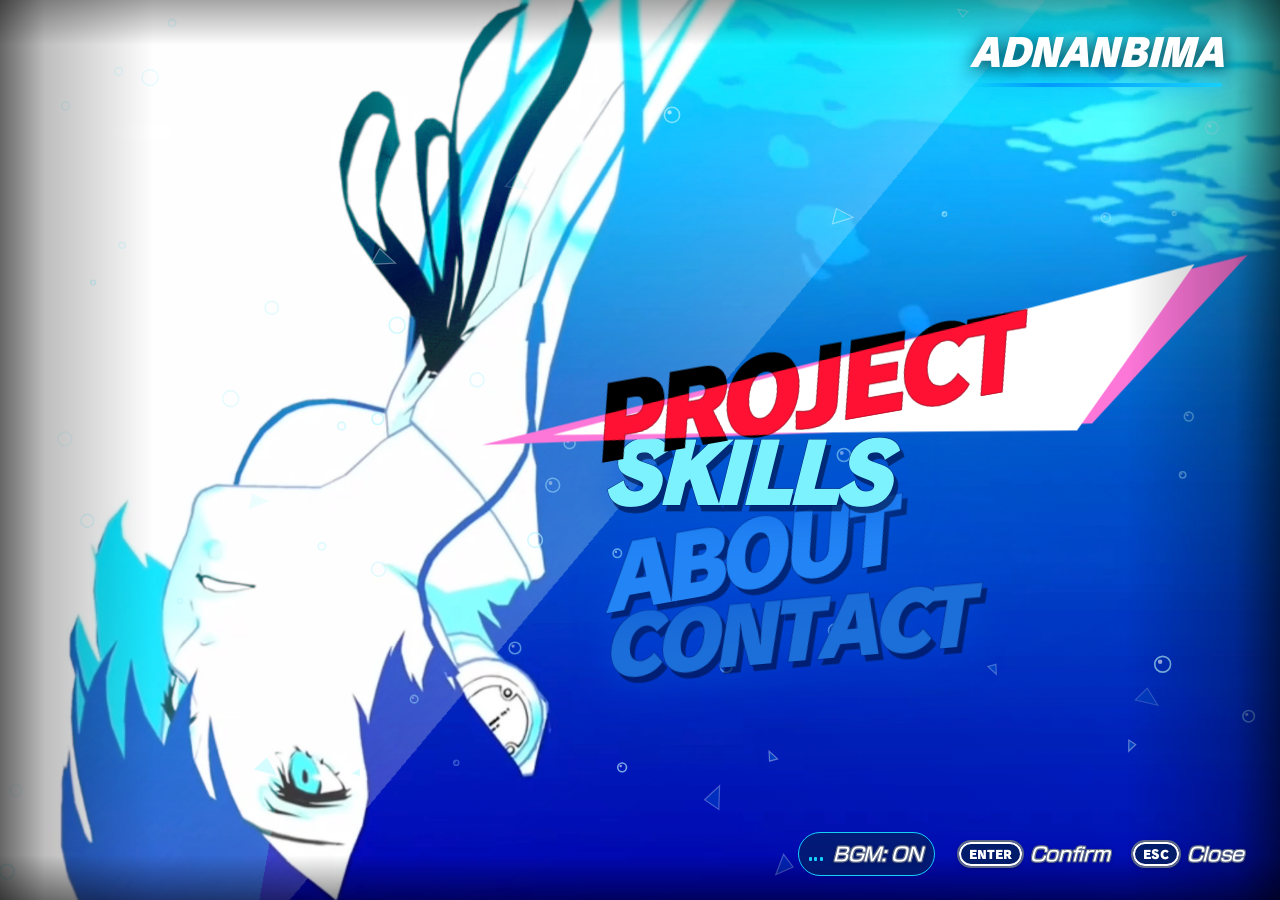
<file: index.html>
<!DOCTYPE html>
<html lang="id">

<head>
  <meta charset="UTF-8" />
  <meta name="viewport" content="width=device-width, initial-scale=1.0" />
  <title>Portofolio Bima Ganteng</title>
  <meta name="theme-color" content="#001233" />
  <link rel="stylesheet" href="style.css" />
  <link rel="stylesheet" href="subpage-bg.css" />
</head>

<body>
  <!-- Canvas Efek Glass-Shatter / Click Ripple -->
  <canvas id="click-canvas" class="click-canvas" aria-hidden="true"></canvas>

  <!-- P3R Toast Notification Popup (Saat klik copy email / link) -->
  <div id="p3r-toast" class="p3r-toast" aria-live="polite">
    <span class="toast-tag">S.E.E.S. // TRANSMISSION</span>
    <span id="toast-text" class="toast-text"></span>
  </div>

  <!-- =========================================================================
       LOADING SCREEN (cepat & instan)
       ========================================================================= -->
  <div id="loading-screen" class="loading-screen" role="progressbar" aria-valuemin="0" aria-valuemax="100"
    aria-valuenow="0">
    <div class="loading-hint">KLIK DI MANA SAJA UNTUK MEMULAI (BGM READY)</div>
    <div class="loading-hud">
      <h2 class="loading-title">NOW LOADING<span class="loading-dots"><span>.</span><span>.</span><span>.</span></span>
      </h2>
      <div class="loading-bar-row">
        <div class="loading-track">
          <div id="loading-fill" class="loading-fill"></div>
        </div>
        <div id="loading-percent" class="loading-percent">0%</div>
      </div>
    </div>
  </div>

  <!-- Audio Background Music & Sound Effects -->
  <audio id="bgm-player" src="sfx/bgm.mp3" loop preload="auto"></audio>
  <audio id="sfx-menu-utama-el" src="sfx/menu-utama.mp3" preload="auto"></audio>
  <audio id="sfx-navigation-el" src="sfx/navigation.wav" preload="auto"></audio>
  <audio id="sfx-close-menu-el" src="sfx/close-menu.mp3" preload="auto"></audio>

  <!-- =========================================================================
       HOMEPAGE / PAUSE MENU UTAMA (100% BEBAS VIDEO — DENGAN ANIMASI AIR & SWAY ORGANIK)
       ========================================================================= -->
  <main id="main-menu" class="main-menu">
    <!-- Water Stage: Makoto Submerged + Volumetric Sunbeams + Dual Caustics + Physics Canvas -->
    <div class="homepage-water-stage" id="homepage-water-stage">
      <!-- Makoto Submerged dengan Anchor Top-Left Sway Alami -->
      <div class="makoto-submerged-layer" id="makoto-submerged-layer" aria-hidden="true"></div>
      <!-- Berkas Cahaya Matahari Menembus Air -->
      <div class="caustic-sunbeams" aria-hidden="true"></div>
      <!-- Riak Cahaya Caustics Menari di Permukaan & Tubuh Karakter -->
      <div class="caustic-shimmer-1" aria-hidden="true"></div>
      <div class="caustic-shimmer-2" aria-hidden="true"></div>
      <!-- Gelembung Air Bergelombang Sinusoidal & Pecahan Kristal P3R -->
      <canvas id="water-canvas" class="water-canvas" aria-hidden="true"></canvas>
    </div>

    <!-- Atmospheric Side Vignette -->
    <div class="vignette" aria-hidden="true"></div>


    <!-- Watermark 01 MAIN di pita miring kiri persis Foto 2 -->
    <div class="side-watermark-main" aria-hidden="true">
      <span>01 MAIN</span>
    </div>

    <!-- Angka watermark samping dinamis (01, 02, 03, 04) -->
    <div id="side-number" class="side-number" aria-hidden="true">01</div>

    <!-- Header Nama di Kanan Atas -->
    <div id="menu-profile" class="menu-profile" aria-hidden="true">
      <div class="menu-profile-name" data-profile-name>BIMA</div>
      <div class="menu-profile-line"></div>
    </div>

    <!-- Menu Kolom Opsi (PROJECT, SKILLS, ABOUT, CONTACT) dengan full mouse-hover support -->
    <nav id="menu-column" class="menu-column" aria-label="Menu Utama">
      <div id="options-list" class="options-list"></div>
    </nav>

    <!-- HUD Tombol & BGM Equalizer di Kanan Bawah -->
    <div class="hud-controls">
      <div class="buttons-row">
        <!-- Tombol kontrol lagu / BGM -->
        <button id="btn-bgm-toggle" class="control-item hud-btn-bgm active" type="button" aria-label="Toggle BGM"
          title="Toggle Lagu / Musik (Shortcut: B)">
          <div class="bgm-eq" aria-hidden="true">
            <span class="eq-bar"></span>
            <span class="eq-bar"></span>
            <span class="eq-bar"></span>
          </div>
          <span id="bgm-status-text" class="control-text">BGM: COLOR YOUR NIGHT</span>
        </button>

        <div class="control-item">
          <span class="control-key">ENTER</span>
          <span class="control-text">Confirm</span>
        </div>
        <div class="control-item">
          <span class="control-key">ESC</span>
          <span class="control-text">Close</span>
        </div>
      </div>
    </div>
  </main>

  <!-- =========================================================================
       HALAMAN PROJECT (SOCIAL LINK STYLE — MENGGUNAKAN VIDEO BACKGROUND)
       ========================================================================= -->
  <section id="page-project" class="sub-page page-project" aria-hidden="true" aria-label="Project">
    <div class="sub-video-container" aria-hidden="true">
      <section class="p3r-project" aria-label="Persona 3 Reload - Project Background Frame">

  <!-- Layer 1: Background SVG (Kanvas Putih + Prisma Samudra Biru Tua + Garis Tebasan Cahaya + Kaustik) -->
  <svg class="p3r-project__back" viewBox="0 0 1280 720" preserveAspectRatio="xMidYMid slice" aria-hidden="true">
    <defs>
      <!-- Moonlight Ice-Silver Canvas Gradient (Elegan, Dingin & Menyatu dengan Palet P3R) -->
      <linearGradient id="p3r-canvas-ice" x1="0" y1="0" x2="1" y2="1">
        <stop offset="0%" stop-color="#f8fbff"/>
        <stop offset="35%" stop-color="#edf4fc"/>
        <stop offset="70%" stop-color="#dfecf8"/>
        <stop offset="100%" stop-color="#d0e2f4"/>
      </linearGradient>

      <!-- Soft Cyan Ambient Glow Radiance dari Prisma ke Kanvas -->
      <radialGradient id="p3r-cyan-radiance" cx="0.45" cy="0.4" r="0.65">
        <stop offset="0%" stop-color="#00d4ff" stop-opacity="0.14"/>
        <stop offset="50%" stop-color="#0099e6" stop-opacity="0.06"/>
        <stop offset="100%" stop-color="#d0e2f4" stop-opacity="0"/>
      </radialGradient>

      <!-- Pola Garis Halus Pinstripe Es (Persona Minimalist Geometric Lines) -->
      <pattern id="p3r-ice-stripes" width="28" height="28" patternUnits="userSpaceOnUse" patternTransform="rotate(45)">
        <line x1="0" y1="0" x2="0" y2="28" stroke="#005088" stroke-width="0.8" stroke-opacity="0.045"/>
      </pattern>

      <!-- Deep Indigo Oceanic Gradient -->
      <linearGradient id="p3r-indigo-ocean" x1="0" y1="0" x2="0.6" y2="1">
        <stop offset="0%" stop-color="#001452"/>
        <stop offset="45%" stop-color="#00227a"/>
        <stop offset="100%" stop-color="#003db5"/>
      </linearGradient>

      <!-- Water Surface Wave Gradient -->
      <linearGradient id="p3r-ocean-caustic-grad" x1="0" y1="0" x2="1" y2="0.4">
        <stop offset="0%" stop-color="#14c8ff" stop-opacity="0.38"/>
        <stop offset="50%" stop-color="#0099e6" stop-opacity="0.18"/>
        <stop offset="100%" stop-color="#003db5" stop-opacity="0"/>
      </linearGradient>

      <!-- Soft Glow Blur Filter -->
      <filter id="p3r-project-blur" x="-20%" y="-20%" width="140%" height="140%">
        <feGaussianBlur stdDeviation="5"/>
      </filter>

      <!-- Tekstur Halftone Grid Pattern -->
      <pattern id="p3r-project-dots" width="8" height="8" patternUnits="userSpaceOnUse">
        <circle cx="4" cy="4" r="1.3" fill="#000e38"/>
      </pattern>
      <radialGradient id="p3r-project-mask-grad" cx="0.5" cy="0.4" r="0.6">
        <stop offset="0%" stop-color="#fff" stop-opacity="0.7"/>
        <stop offset="70%" stop-color="#fff" stop-opacity="0.25"/>
        <stop offset="100%" stop-color="#fff" stop-opacity="0"/>
      </radialGradient>
      <mask id="p3r-project-texture-mask">
        <rect width="1280" height="720" fill="url(#p3r-project-mask-grad)"/>
      </mask>
    </defs>

    <!-- Base Canvas: Moonlight Ice-Silver Gradient + Ambient Radiance + Pinstripe -->
    <rect width="1280" height="720" fill="url(#p3r-canvas-ice)"/>
    <rect width="1280" height="720" fill="url(#p3r-cyan-radiance)"/>
    <rect width="1280" height="720" fill="url(#p3r-ice-stripes)"/>

    <!-- Prisma Samudra Berlian Biru Tua (Deep Indigo Oceanic Diamond with Crystal Border) -->
    <polygon points="34,0 660,0 1280,320 950,720 0,600 375,300"
             fill="url(#p3r-indigo-ocean)"
             stroke="rgba(140, 225, 255, 0.45)" stroke-width="1.8" stroke-linejoin="round"/>
    <!-- Gelombang Permukaan Air Dalam Prisma -->
    <g class="p3r-ocean-caustic">
      <path d="M 120 40 Q 420 -20 740 60 T 1280 280 L 1280 340 Q 860 120 450 180 T 120 100 Z"
            fill="url(#p3r-ocean-caustic-grad)" filter="url(#p3r-project-blur)"/>
      <path d="M 220 120 Q 560 40 880 140 T 1280 380 L 1280 440 Q 940 220 540 280 T 220 180 Z"
            fill="url(#p3r-ocean-caustic-grad)" filter="url(#p3r-project-blur)" opacity="0.6"/>
    </g>

    <!-- Tekstur Halftone Lembut di Dalam Prisma -->
    <polygon points="34,0 660,0 1280,320 950,720 0,600 375,300"
             fill="url(#p3r-project-dots)" mask="url(#p3r-project-texture-mask)" opacity="0.75"/>

    <!-- Garis Tebasan Cahaya Pedang / Laser Beam (Diagonal Slash) -->
    <g class="p3r-slash-beam">
      <line x1="-50" y1="580" x2="1330" y2="-20" stroke="rgba(160, 230, 255, 0.45)" stroke-width="7"/>
      <line x1="-50" y1="580" x2="1330" y2="-20" stroke="rgba(255, 255, 255, 0.95)" stroke-width="2.5"/>
    </g>

    <!-- Gelembung Cahaya Air Dalam Samudra -->
    <g id="p3rOceanBubbles"></g>
  </svg>

  <!-- Layer 2: Karakter Makoto Yuki dengan Evoker Pistol (project-char.webp dengan Fallback PNG) -->
  <div class="p3r-project__char-wrap">
    <picture>
      <source srcset="project-char.webp" type="image/webp">
      <img class="p3r-project__char" src="project-char.png" alt="Persona 3 Reload Protagonist - Project" decoding="async" fetchpriority="high">
    </picture>
  </div>

  <!-- Layer 3: Foreground Shards Beraneka Warna + Kilatan Evoker -->
  <svg class="p3r-project__front" viewBox="0 0 1280 720" preserveAspectRatio="xMidYMid slice" aria-hidden="true">
    <!-- Kilatan Refleksi Moncong Evoker (Lens Flare Glint) -->
    <g class="p3r-evoker-glint">
      <polygon points="660,75 663,85 673,85 665,90 668,100 660,94 652,100 655,90 647,85 657,85"
               fill="#ffffff"/>
      <circle cx="660" cy="85" r="5" fill="#a4f4ff" opacity="0.9" filter="url(#p3r-project-blur)"/>
    </g>

    <!-- Kelopak Mawar & Serpihan Kristal Melayang (Rose Petals & Prism Shards) -->
    <g id="p3rProjectShards"></g>
  </svg>

</section>
    </div>

    <div class="page-viewport">
      <div class="page-left">
        <div class="page-profile-name" data-profile-name>BIMA</div>
        <div class="geo-header">
          <div class="geo-back-band" aria-hidden="true"></div>
          <div class="geo-main-band" aria-hidden="true"></div>
          <h1 class="geo-title">PROJECT</h1>
        </div>
        <div id="slink-cards" class="slink-cards" role="tablist" aria-label="Daftar project"></div>
      </div>

      <div class="page-hud">
        <button class="control-item hud-btn" data-action="confirm-project"><span class="control-key">ENTER</span><span
            class="control-text">Confirm</span></button>
        <button class="control-item hud-btn" data-action="close"><span class="control-key">ESC</span><span
            class="control-text">Back</span></button>
      </div>
    </div>
  </section>

  <!-- =========================================================================
       HALAMAN SKILLS (STATS & ABILITIES — MENGGUNAKAN VIDEO BACKGROUND)
       ========================================================================= -->
  <section id="page-skills" class="sub-page page-skills" aria-hidden="true" aria-label="Skills">
    <div class="sub-video-container" aria-hidden="true">
      <section class="p3r-skills" aria-label="Persona 3 Reload - Skills Background Frame">

  <!-- Layer 1: Background SVG (Gradasi Laut + God Rays + Dual Caustics + Halftone + Shards Belakang) -->
  <svg class="p3r-skills__back" viewBox="0 0 1280 720" preserveAspectRatio="xMidYMid slice" aria-hidden="true">
    <defs>
      <!-- Base Cyan/Turquoise Ocean Gradient -->
      <linearGradient id="p3r-skills-base" x1="0" y1="0" x2="1" y2="1">
        <stop offset="0%" stop-color="#22c4f5"/>
        <stop offset="45%" stop-color="#1bbbee"/>
        <stop offset="100%" stop-color="#0f92c6"/>
      </linearGradient>

      <!-- Underwater Sunbeam / God Ray Gradient -->
      <linearGradient id="p3r-ray-grad" x1="0.8" y1="0" x2="0.2" y2="1">
        <stop offset="0%" stop-color="#ffffff" stop-opacity="0.45"/>
        <stop offset="35%" stop-color="#a6f2ff" stop-opacity="0.22"/>
        <stop offset="100%" stop-color="#1bbbee" stop-opacity="0"/>
      </linearGradient>

      <!-- Water Caustic Ribbon Gradient 1 -->
      <linearGradient id="p3r-caustic-grad-1" x1="0" y1="0" x2="0.8" y2="1">
        <stop offset="0%" stop-color="#72e6ff" stop-opacity="0.38"/>
        <stop offset="50%" stop-color="#28d0ff" stop-opacity="0.16"/>
        <stop offset="100%" stop-color="#0d84b8" stop-opacity="0"/>
      </linearGradient>

      <!-- Water Caustic Ribbon Gradient 2 -->
      <linearGradient id="p3r-caustic-grad-2" x1="0.2" y1="0" x2="0.9" y2="1">
        <stop offset="0%" stop-color="#90f0ff" stop-opacity="0.32"/>
        <stop offset="60%" stop-color="#3de0ff" stop-opacity="0.12"/>
        <stop offset="100%" stop-color="#077aa8" stop-opacity="0"/>
      </linearGradient>

      <!-- Soft Glow Blur Filter -->
      <filter id="p3r-skills-blur" x="-20%" y="-20%" width="140%" height="140%">
        <feGaussianBlur stdDeviation="6"/>
      </filter>

      <!-- Tekstur Halftone Grid Pattern -->
      <pattern id="p3r-skills-dots" width="8" height="8" patternUnits="userSpaceOnUse">
        <circle cx="4" cy="4" r="1.35" fill="#034862"/>
      </pattern>
      <radialGradient id="p3r-skills-mask-grad" cx="0.25" cy="0.65" r="0.75">
        <stop offset="0%" stop-color="#fff" stop-opacity="0.75"/>
        <stop offset="60%" stop-color="#fff" stop-opacity="0.35"/>
        <stop offset="100%" stop-color="#fff" stop-opacity="0"/>
      </radialGradient>
      <mask id="p3r-skills-texture-mask">
        <rect width="1280" height="720" fill="url(#p3r-skills-mask-grad)"/>
      </mask>
    </defs>

    <!-- Base Canvas Background -->
    <rect width="1280" height="720" fill="url(#p3r-skills-base)"/>

    <!-- Underwater Sunbeams (God Rays) -->
    <g class="p3r-god-rays">
      <polygon points="1220,-50 1380,-50 980,750 780,750" fill="url(#p3r-ray-grad)"/>
      <polygon points="1080,-50 1190,-50 680,750 530,750" fill="url(#p3r-ray-grad)"/>
      <polygon points="920,-50 1000,-50 440,750 340,750" fill="url(#p3r-ray-grad)" opacity="0.7"/>
      <polygon points="760,-50 820,-50 260,750 180,750" fill="url(#p3r-ray-grad)" opacity="0.45"/>
    </g>

    <!-- Dual-Layer Water Caustics -->
    <g class="p3r-caustic-layer-1">
      <path d="M -80 180 Q 240 80 620 220 T 1360 140 L 1360 480 Q 880 380 440 520 T -80 420 Z"
            fill="url(#p3r-caustic-grad-1)" filter="url(#p3r-skills-blur)"/>
    </g>
    <g class="p3r-caustic-layer-2">
      <path d="M -60 300 Q 340 220 800 320 T 1360 240 L 1360 620 Q 940 500 500 640 T -60 560 Z"
            fill="url(#p3r-caustic-grad-2)" filter="url(#p3r-skills-blur)"/>
    </g>

    <!-- Tekstur Halftone Lembut -->
    <rect width="1280" height="720" fill="url(#p3r-skills-dots)" mask="url(#p3r-skills-texture-mask)" opacity="0.8"/>

    <!-- Garis Busur Tipis Aksen -->
    <path d="M 120 740 Q 640 420 1340 580" fill="none" stroke="#004662" stroke-width="2.2" opacity="0.65"/>
    <path d="M 280 740 Q 740 460 1340 640" fill="none" stroke="#68e5ff" stroke-width="1.6" opacity="0.55"/>

    <!-- Shards Belakang Karakter (Lapisan Kedalaman) -->
    <g id="p3rBackShards"></g>

    <!-- Gelembung Air / Partikel Cahaya Bawah Air -->
    <g id="p3rBubbles"></g>
  </svg>

  <!-- Layer 2: Karakter Makoto Yuki (skills-char.webp dengan PNG Fallback & Floating Halus) -->
  <div class="p3r-skills__char-wrap">
    <picture>
      <source srcset="skills-char.webp" type="image/webp">
      <img class="p3r-skills__char" src="skills-char.png" alt="Persona 3 Reload Protagonist - Skills" decoding="async" fetchpriority="high">
    </picture>

    <!-- Headphone Acoustic Soundwave Ripples (Mengikuti gerakan kepala) -->
    <svg viewBox="0 0 1280 720" preserveAspectRatio="xMidYMid slice" aria-hidden="true">
      <circle cx="855" cy="542" r="14" fill="none" class="p3r-hp-ring"/>
      <circle cx="855" cy="542" r="14" fill="none" class="p3r-hp-ring"/>
      <circle cx="855" cy="542" r="14" fill="none" class="p3r-hp-ring"/>
      <circle cx="855" cy="542" r="14" fill="none" class="p3r-hp-ring"/>
    </svg>
  </div>

  <!-- Layer 3: Foreground Shards Beraneka Warna + Kilatan Gesper Evoker -->
  <svg class="p3r-skills__front" viewBox="0 0 1280 720" preserveAspectRatio="xMidYMid slice" aria-hidden="true">
    <!-- Kilatan Refleksi Gesper Evoker (Glint / Lens Flare) -->
    <g class="p3r-buckle-glint">
      <polygon points="414,394 417,404 427,404 419,409 422,419 414,413 406,419 409,409 401,404 411,404"
               fill="#ffffff"/>
      <circle cx="414" cy="404" r="5" fill="#a4f4ff" opacity="0.9" filter="url(#p3r-skills-blur)"/>
    </g>

    <!-- Serpihan Kaca Prismatik Depan (Hijau, Ungu, Cyan, Putih) -->
    <g id="p3rSkillsShards"></g>
  </svg>

</section>
    </div>

    <div class="page-viewport">
      <div class="page-left page-left-wide">
        <div class="page-profile-name" data-profile-name>BIMA</div>
        <div class="geo-header">
          <div class="geo-back-band" aria-hidden="true"></div>
          <div class="geo-main-band" aria-hidden="true"></div>
          <h1 class="geo-title">SKILLS</h1>
        </div>
        <div id="skill-tabs" class="skill-tabs" role="tablist" aria-label="Kategori skill"></div>
        <div id="skill-list" class="skill-list"></div>
      </div>

      <div class="page-hud">
        <button class="control-item hud-btn" data-action="prev-tab">
          <span class="control-key"><svg width="12" height="12" viewBox="0 0 24 24" fill="none" stroke="currentColor"
              stroke-width="3.5" stroke-linecap="round" stroke-linejoin="round">
              <line x1="19" y1="12" x2="5" y2="12" />
              <polyline points="12 19 5 12 12 5" />
            </svg></span>
          <span class="control-text">Prev</span>
        </button>
        <button class="control-item hud-btn" data-action="next-tab">
          <span class="control-key"><svg width="12" height="12" viewBox="0 0 24 24" fill="none" stroke="currentColor"
              stroke-width="3.5" stroke-linecap="round" stroke-linejoin="round">
              <line x1="5" y1="12" x2="19" y2="12" />
              <polyline points="12 5 19 12 12 19" />
            </svg></span>
          <span class="control-text">Next</span>
        </button>
        <button class="control-item hud-btn" data-action="close"><span class="control-key">ESC</span><span
            class="control-text">Close</span></button>
      </div>
    </div>
  </section>

  <!-- =========================================================================
       HALAMAN ABOUT
       ========================================================================= -->
  <section id="page-about" class="sub-page page-about" aria-hidden="true" aria-label="About">
    <div class="sub-video-container" aria-hidden="true">
      <section class="p3r-about" aria-label="Persona 3 Reload - About Background Frame">

  <!-- Layer 1: Background SVG (Gradasi Cyan Asli + Sabuk Teal Otentik + Gelombang Sonar + Shadow Persona) -->
  <svg class="p3r-about__back" viewBox="0 0 1280 720" preserveAspectRatio="xMidYMid slice" aria-hidden="true">
    <defs>
      <!-- Base Cyan/Turquoise Gradient -->
      <linearGradient id="p3r-about-base" x1="0" y1="0" x2="1" y2="1">
        <stop offset="0" stop-color="#1ec8f0"/>
        <stop offset="0.55" stop-color="#14b5dc"/>
        <stop offset="1" stop-color="#0e96b6"/>
      </linearGradient>
      <!-- Tekstur Halftone Grid Pattern (Optimized) -->
      <pattern id="p3r-about-dots" width="16" height="16" patternUnits="userSpaceOnUse">
        <circle cx="8" cy="8" r="1.6" fill="#014a60"/>
      </pattern>
      <radialGradient id="p3r-dots-mask-grad" cx="0.32" cy="0.45" r="0.75">
        <stop offset="0%" stop-color="#fff" stop-opacity="0.85"/>
        <stop offset="60%" stop-color="#fff" stop-opacity="0.4"/>
        <stop offset="100%" stop-color="#fff" stop-opacity="0"/>
      </radialGradient>
      <mask id="p3r-about-texture-mask">
        <rect width="1280" height="720" fill="url(#p3r-dots-mask-grad)"/>
      </mask>
    </defs>

    <!-- Base Canvas Background -->
    <rect width="1280" height="720" fill="url(#p3r-about-base)"/>

    <!-- Lingkaran Konsentris Otentik P3R (Sabuk Teal Solid Asli) -->
    <g class="p3r-arcs-group">
      <!-- Cincin Teal Dalam (Radius 220 s/d 610) -->
      <path d="M 665 -20 M 445 -20 A 220 220 0 1 0 885 -20 A 220 220 0 1 0 445 -20 Z
               M 55 -20 A 610 610 0 1 1 1275 -20 A 610 610 0 1 1 55 -20 Z"
            fill="#0080a9" fill-opacity="0.9" fill-rule="evenodd"/>

      <!-- Cincin Teal Luar (Radius 950 s/d 1400) -->
      <path d="M 665 -20 M -285 -20 A 950 950 0 1 0 1615 -20 A 950 950 0 1 0 -285 -20 Z
               M -735 -20 A 1400 1400 0 1 1 2065 -20 A 1400 1400 0 1 1 -735 -20 Z"
            fill="#007296" fill-opacity="0.55" fill-rule="evenodd"/>

      <!-- Garis Busur Tipis Aksen -->
      <circle cx="665" cy="-20" r="460" fill="none" stroke="#004866" stroke-width="2.5" opacity="0.75"/>
      <circle cx="665" cy="-20" r="800" fill="none" stroke="#5ce8ff" stroke-width="1.8" opacity="0.65"/>
    </g>

    <!-- Cincin Sonar Halus yang Membesar (Expanding Sonar Pulse - Halus & Rapi) -->
    <g id="p3rSonarPulse">
      <circle cx="665" cy="-20" r="600" fill="none" class="p3r-sonar-ring"/>
      <circle cx="665" cy="-20" r="600" fill="none" class="p3r-sonar-ring"/>
      <circle cx="665" cy="-20" r="600" fill="none" class="p3r-sonar-ring"/>
      <circle cx="665" cy="-20" r="600" fill="none" class="p3r-sonar-ring"/>
    </g>

    <!-- Tekstur Halftone Grid (Menggantikan siluet lama agar latar belakang bersih & berdimensi) -->
    <rect width="1280" height="720" fill="url(#p3r-about-dots)" mask="url(#p3r-about-texture-mask)" opacity="0.8"/>

    <!-- Garis lengkung tipis di belakang karakter -->
    <path d="M -50 360 Q 640 60 1350 420" fill="none" stroke="#004e66" stroke-width="2.5" opacity="0.75"/>
  </svg>

  <!-- Layer 2: Karakter Makoto Yuki (about-char.png - Floating Halus, Anchored Rapi di Bawah) -->
  <!-- Layer 2: Karakter Makoto Yuki (Optimized WebP with PNG Fallback & Async Decode) -->
  <div class="p3r-about__char-wrap">
    <picture>
      <source srcset="about-char.webp" type="image/webp">
      <img class="p3r-about__char" src="about-char.png" alt="Persona 3 Reload Protagonist - About" decoding="async" fetchpriority="high">
    </picture>
  <!-- Layer 3: Foreground Shards & Glowing MP3 Light -->
  <svg class="p3r-about__front" viewBox="0 0 1280 720" preserveAspectRatio="xMidYMid slice" aria-hidden="true">
    <!-- Sorot Cahaya Hijau Neon pada MP3 Player / Holster -->
    <g class="p3r-mp3-glow">
      <ellipse cx="538" cy="416" rx="20" ry="8" fill="#00ffc4" opacity="0.85"/>
      <ellipse cx="538" cy="416" rx="10" ry="4" fill="#ffffff" opacity="0.95"/>
    </g>

    <!-- Serpihan Segitiga Melayang (Floating Shards) -->
    <g id="p3rAboutShards" fill="#7be9ff"></g>
  </svg>

  <!-- Layer 4: Interactive Click Ripples -->
  <div class="p3r-click-layer" id="p3rClickLayer"></div>
</section>
    </div>

    <div class="page-viewport">
      <div class="page-left">
        <div class="page-profile-name" data-profile-name>BIMA</div>
        <div class="geo-header">
          <div class="geo-back-band" aria-hidden="true"></div>
          <div class="geo-main-band" aria-hidden="true"></div>
          <h1 class="geo-title">ABOUT</h1>
        </div>

        <article class="about-card">
          <!-- SVG Outer Beveled Chassis with Stepped Tabs & Notches (Persis Foto Referensi) -->
          <svg class="about-card-chassis" viewBox="0 0 500 520" preserveAspectRatio="none" aria-hidden="true">
            <defs>
              <linearGradient id="ref-card-bg" x1="0" y1="0" x2="0.6" y2="1">
                <stop offset="0%" stop-color="#051428" />
                <stop offset="100%" stop-color="#020a16" />
              </linearGradient>
            </defs>
            <!-- Outer Shape Fill -->
            <polygon points="35,10 210,10 225,0 465,0 500,35 500,230 490,245 490,285 500,300 500,485 465,520 35,520 0,485 0,300 10,285 10,245 0,230 0,35" fill="url(#ref-card-bg)" />
            <!-- Outer Dark Border Stroke -->
            <polygon points="35,10 210,10 225,0 465,0 500,35 500,230 490,245 490,285 500,300 500,485 465,520 35,520 0,485 0,300 10,285 10,245 0,230 0,35" fill="none" stroke="#003554" stroke-width="4.5" stroke-linejoin="round" />
            <!-- Inner Cyan Accent Stroke -->
            <polygon points="39,18 208,18 223,8 460,8 492,40 492,232 482,247 482,283 492,298 492,480 460,512 39,512 8,480 8,298 18,283 18,247 8,232 8,40" fill="none" stroke="#00d4ff" stroke-width="2.5" stroke-linejoin="round" opacity="0.95" />
          </svg>

          <!-- Card Content Body -->
          <div class="about-card-body">
            <!-- Top Header: Slanted Avatar & Identity -->
            <div class="about-header-row">
              <div class="avatar-slanted-wrap">
                <div class="avatar-slanted-border">
                  <div class="avatar-slanted-inner">
                    <img src="assets/profile.jpeg" alt="AdnanBima" onerror="this.src='assets/favicon.png'" />
                  </div>
                </div>
              </div>

              <div class="about-identity">
                <h2 class="about-name" data-profile-name>AdnanBima</h2>
                <div class="about-role">Front-End & Back-End Developer</div>
              </div>
            </div>

            <!-- Bio Copy from Reference -->
            <div class="about-bio-text">
              <p>
                Passionate about building reliable, <strong>end-to-end web applications</strong>. Experienced in crafting <strong>intuitive user interfaces</strong> and architecting <strong>robust backend systems</strong>, including REST APIs and real-time WebSockets.
              </p>
              <p>
                Dedicated to writing clean, maintainable code that solves real-world problems.
              </p>
            </div>

            <!-- Core Tech Row -->
            <div class="about-core-tech">
              <span class="core-tech-label">Core Tech:</span> Laravel &bull; FastAPI &bull; Hono
            </div>

            <!-- Stats Row with Slanted Cyan Slashes -->
            <div class="about-stats-row">
              <div class="stat-col">
                <div class="stat-num">15<span class="stat-mark">+</span></div>
                <div class="stat-label">PROJECTS</div>
              </div>

              <span class="stat-slash" aria-hidden="true">/</span>

              <div class="stat-col">
                <div class="stat-num">100<span class="stat-mark">%</span></div>
                <div class="stat-label">COMMITMENT</div>
              </div>

              <span class="stat-slash" aria-hidden="true">/</span>

              <div class="stat-col">
                <div class="stat-num">3<span class="stat-mark">+</span></div>
                <div class="stat-label">YEARS EXP</div>
              </div>
            </div>
          </div>
        </article>
      </div>

      <div class="page-hud">
        <button class="control-item hud-btn" data-action="close"><span class="control-key">ESC</span><span
            class="control-text">Close</span></button>
      </div>
    </div>
  </section>

  <!-- =========================================================================
       HALAMAN CONTACT (PHONE MAIL UI — MENGGUNAKAN VIDEO BACKGROUND)
       ========================================================================= -->
  <section id="page-contact" class="sub-page page-contact" aria-hidden="true" aria-label="Contact">
    <div class="sub-video-container" aria-hidden="true">
      <section class="p3r" aria-label="Persona 3 Reload Animated Frame">

  <!-- Layer 1: Background & Teks Vertikal -->
  <svg class="p3r__back" viewBox="0 0 1024 576" preserveAspectRatio="xMidYMid slice" aria-hidden="true">
    <defs>
      <linearGradient id="p3r-base" x1="0" y1="0" x2="1" y2="0.6">
        <stop offset="0" stop-color="#2a9cf0"/>
        <stop offset="0.45" stop-color="#1a7fe0"/>
        <stop offset="1" stop-color="#1462cf"/>
      </linearGradient>
      <pattern id="p3r-dots" width="6" height="6" patternUnits="userSpaceOnUse">
        <circle cx="3" cy="3" r="1.25" fill="#04245c"/>
      </pattern>
      <radialGradient id="p3r-dots-fade" cx="0.55" cy="0.45" r="0.8">
        <stop offset="0" stop-color="#fff" stop-opacity="0.75"/>
        <stop offset="1" stop-color="#fff" stop-opacity="0.45"/>
      </radialGradient>
      <mask id="p3r-dots-mask">
        <rect width="1024" height="576" fill="url(#p3r-dots-fade)"/>
      </mask>
      <filter id="p3r-soft" x="-20%" y="-20%" width="140%" height="140%">
        <feGaussianBlur stdDeviation="6"/>
      </filter>
    </defs>

    <rect width="1024" height="576" fill="url(#p3r-base)"/>

    <!-- blok biru tua bersudut -->
    <g fill="#1d3ee8" opacity="0.85" filter="url(#p3r-soft)">
      <polygon points="680,0 1024,0 1024,230 900,250 820,170 700,120"/>
      <polygon points="600,420 700,400 720,576 590,576"/>
    </g>

    <rect width="1024" height="576" fill="url(#p3r-dots)" mask="url(#p3r-dots-mask)"/>

    <!-- garis outline tipis -->
    <g fill="none" stroke="#b8e0ff" stroke-opacity="0.55" stroke-width="1.6" stroke-linejoin="round">
      <rect x="602" y="330" width="46" height="190" rx="6"/>
      <rect x="612" y="342" width="26" height="166" rx="4"/>
      <path d="M720 40 H800 Q812 40 812 52 V200 H760"/>
      <path d="M732 54 H796 V186"/>
      <path d="M560 90 V20 H660"/>
    </g>

    <!-- teks vertikal kanan atas (di belakang karakter) -->
    <g fill="none" stroke-linejoin="round">
      <text transform="translate(932 4) rotate(90)" font-size="58" font-weight="900"
            letter-spacing="2" stroke="#fff" stroke-width="3">PORTOFOLIO</text>
      <text transform="translate(850 30) rotate(90)" font-size="50" font-weight="900"
            letter-spacing="10" stroke="#cfe9ff" stroke-opacity="0.85" stroke-width="2">P3R</text>
      <text transform="translate(800 20) rotate(90)" font-size="50" font-weight="900"
            letter-spacing="10" stroke="#cfe9ff" stroke-opacity="0.35" stroke-width="1.5">P3R</text>
    </g>
  </svg>

  <!-- Layer 2: Karakter Makoto Yuki + Riak Suara (Floating Halus & Alami) -->
  <div class="p3r__char-wrap">
    <picture>
      <source srcset="contact-char.webp" type="image/webp">
      <img class="p3r__char" src="contact-char.png" alt="Persona 3 Protagonist" decoding="async" fetchpriority="high">
    </picture>

    <!-- Gelombang Riak Suara Headphone (Mengikuti posisi karakter saat floating) -->
    <svg class="p3r__ripples" viewBox="0 0 1024 576" preserveAspectRatio="xMidYMid slice" aria-hidden="true">
      <circle cx="714" cy="308" r="18" fill="none" class="p3r-ring"/>
      <circle cx="714" cy="308" r="18" fill="none" class="p3r-ring"/>
      <circle cx="714" cy="308" r="18" fill="none" class="p3r-ring"/>
      <circle cx="714" cy="308" r="18" fill="none" class="p3r-ring"/>
      <circle cx="714" cy="308" r="18" fill="none" class="p3r-ring"/>
    </svg>
  </div>
  <!-- Layer 3: Layer Depan (Panel gelap, hexagon, glow, visualizer, logo P3, serpihan) -->
  <svg class="p3r__front" viewBox="0 0 1024 576" preserveAspectRatio="xMidYMid slice" aria-hidden="true">
    <defs>
      <linearGradient id="p3r-panel" x1="0" y1="0" x2="0.4" y2="1">
        <stop offset="0" stop-color="#070b14"/>
        <stop offset="1" stop-color="#0b1424"/>
      </linearGradient>
      <clipPath id="p3r-panel-clip">
        <polygon points="0,0 41,0 440,576 0,576"/>
      </clipPath>
      <radialGradient id="p3r-hex-fade" cx="0.05" cy="0.95" r="0.9">
        <stop offset="0" stop-color="#fff" stop-opacity="1"/>
        <stop offset="0.6" stop-color="#fff" stop-opacity="0.45"/>
        <stop offset="1" stop-color="#fff" stop-opacity="0.15"/>
      </radialGradient>
      <mask id="p3r-hex-mask">
        <rect width="1024" height="576" fill="url(#p3r-hex-fade)"/>
      </mask>
      <linearGradient id="p3r-glow" x1="0" y1="0" x2="1" y2="0">
        <stop offset="0" stop-color="#1a8cff" stop-opacity="0"/>
        <stop offset="0.55" stop-color="#2fb0ff" stop-opacity="0.9"/>
        <stop offset="0.85" stop-color="#bff0ff"/>
        <stop offset="1" stop-color="#ffffff"/>
      </linearGradient>
    </defs>

    <!-- panel gelap diagonal -->
    <polygon points="0,0 41,0 440,576 0,576" fill="url(#p3r-panel)"/>
    <g id="p3r-hex" clip-path="url(#p3r-panel-clip)" mask="url(#p3r-hex-mask)"></g>

    <!-- glow cyan berdenyut di belakang teks RELOAD -->
    <g class="p3r-glow-pulse">
      <rect x="70" y="186" width="160" height="36" fill="url(#p3r-glow)"/>
      <rect x="110" y="192" width="110" height="24" fill="url(#p3r-glow)"/>
    </g>

    <!-- gelombang visualizer audio (berdenyut dinamis) -->
    <g id="p3r-wave" fill="none" stroke="#fff" stroke-width="1.5"></g>

    <!-- logo P3 -->
    <g fill="none" stroke-linejoin="round">
      <g stroke="#fff" stroke-width="17">
        <path d="M76 118 V38 H150 Q162 38 162 50 V66 Q162 78 150 78 H76"/>
        <path d="M184 38 H274 Q288 38 288 50 V106 Q288 118 274 118 H184 M206 78 H288"/>
      </g>
      <g stroke="#060b16" stroke-width="2.5">
        <path d="M76 118 V38 H150 Q162 38 162 50 V66 Q162 78 150 78 H76"/>
        <path d="M184 38 H274 Q288 38 288 50 V106 Q288 118 274 118 H184 M206 78 H288"/>
      </g>
    </g>
    <text x="44" y="172" font-size="31" font-weight="400" fill="#fff" stroke="#fff" stroke-width="0.6"
          textLength="266" lengthAdjust="spacingAndGlyphs">MYWEB</text>

    <!-- serpihan segitiga melayang & berputar -->
    <g id="p3r-shards" fill="#9ad8ff"></g>
  </svg>
</section>
    </div>

    <div class="page-viewport contact-viewport">
      <div class="mail-phone">
        <svg class="mail-chassis" viewBox="0 0 880 860" preserveAspectRatio="none" aria-hidden="true">
          <polygon points="10,28 875,56 875,836 10,858" fill="#070a12" />
          <polygon points="22,50 832,96 828,806 18,838" fill="none" stroke="#ffffff" stroke-width="4.5"
            stroke-linejoin="round" />
        </svg>

        <div class="mail-inner">
          <div class="mail-watermark" aria-hidden="true">MAIL</div>

          <div class="mail-list" role="list">
            <!-- Email -->
            <a href="mailto:adnan.43323203@mhs.polines.ac.id" class="mail-row" role="listitem"
              data-copy="adnan.43323203@mhs.polines.ac.id">
              <span class="mail-icon icon-gmail" aria-hidden="true">
                <svg viewBox="0 0 24 24" width="34" height="34" fill="currentColor">
                  <path
                    d="M20 4H4c-1.1 0-2 .9-2 2v12c0 1.1.9 2 2 2h16c1.1 0 2-.9 2-2V6c0-1.1-.9-2-2-2zm0 4-8 5-8-5V6l8 5 8-5v2z" />
                </svg>
              </span>
              <span class="mail-content">
                <span class="mail-sender">Email Transmission (Klik untuk salin)</span>
                <span class="mail-line" aria-hidden="true"></span>
                <span class="mail-text">adnan.43323203@mhs.polines.ac.id</span>
              </span>
            </a>

            <!-- GitHub -->
            <a href="https://github.com/BimaNakMeletup" target="_blank" rel="noopener noreferrer" class="mail-row"
              role="listitem" data-copy="https://github.com/BimaNakMeletup">
              <span class="mail-icon icon-github" aria-hidden="true">
                <svg viewBox="0 0 24 24" width="34" height="34" fill="currentColor">
                  <path
                    d="M12 .5a12 12 0 0 0-3.8 23.4c.6.1.8-.3.8-.6v-2.1c-3.3.7-4-1.6-4-1.6-.6-1.4-1.4-1.8-1.4-1.8-1.1-.7.1-.7.1-.7 1.2.1 1.8 1.2 1.8 1.2 1.1 1.8 2.8 1.3 3.5 1 .1-.8.4-1.3.8-1.6-2.7-.3-5.5-1.3-5.5-5.9 0-1.3.5-2.4 1.2-3.2-.1-.3-.5-1.5.1-3.2 0 0 1-.3 3.3 1.2a11.5 11.5 0 0 1 6 0c2.3-1.5 3.3-1.2 3.3-1.2.7 1.7.2 2.9.1 3.2.8.8 1.2 1.9 1.2 3.2 0 4.6-2.8 5.6-5.5 5.9.4.4.8 1.1.8 2.2v3.3c0 .3.2.7.8.6A12 12 0 0 0 12 .5z" />
                </svg>
              </span>
              <span class="mail-content">
                <span class="mail-sender">GitHub Repositories</span>
                <span class="mail-line" aria-hidden="true"></span>
                <span class="mail-text">github.com/BimaNakMeletup</span>
              </span>
            </a>

            <!-- Instagram -->
            <a href="https://instagram.com/bima_sukaturu" target="_blank" rel="noopener noreferrer" class="mail-row"
              role="listitem" data-copy="@bima_sukaturu">
              <span class="mail-icon icon-instagram" aria-hidden="true">
                <svg viewBox="0 0 24 24" width="32" height="32" fill="none" stroke="currentColor" stroke-width="2.2">
                  <rect x="3" y="3" width="18" height="18" rx="5" />
                  <circle cx="12" cy="12" r="4.2" />
                  <circle cx="17.4" cy="6.6" r="1" fill="currentColor" stroke="none" />
                </svg>
              </span>
              <span class="mail-content">
                <span class="mail-sender">Instagram Direct</span>
                <span class="mail-line" aria-hidden="true"></span>
                <span class="mail-text">@bima_sukaturu</span>
              </span>
            </a>

            <!-- Base Location -->
            <div class="mail-row" role="listitem">
              <span class="mail-icon icon-linkedin" aria-hidden="true">
                <svg viewBox="0 0 24 24" width="32" height="32" fill="currentColor">
                  <path
                    d="M12 2C8.13 2 5 5.13 5 9c0 5.25 7 13 7 13s7-7.75 7-13c0-3.87-3.13-7-7-7zm0 9.5c-1.38 0-2.5-1.12-2.5-2.5s1.12-2.5 2.5-2.5 2.5 1.12 2.5 2.5-1.12 2.5-2.5 2.5z" />
                </svg>
              </span>
              <span class="mail-content">
                <span class="mail-sender">Base Location</span>
                <span class="mail-line" aria-hidden="true"></span>
                <span class="mail-text">Semarang, Indonesia (WIB)</span>
              </span>
            </div>

            <!-- Operating Hours -->
            <div class="mail-row" role="listitem">
              <span class="mail-icon icon-hours" aria-hidden="true">
                <svg viewBox="0 0 24 24" width="30" height="30" fill="none" stroke="currentColor" stroke-width="2.2" stroke-linecap="round" stroke-linejoin="round">
                  <circle cx="12" cy="12" r="10" />
                  <polyline points="12 6 12 12 16 14" />
                </svg>
              </span>
              <span class="mail-content">
                <span class="mail-sender">Operating Hours</span>
                <span class="mail-line" aria-hidden="true"></span>
                <span class="mail-text">Mon - Fri, 9AM - 6PM WIB</span>
              </span>
            </div>
          </div>
        </div>
      </div>

      <div class="page-hud page-hud-left">
        <button class="control-item hud-btn" data-action="close"><span class="control-key">ESC</span><span
            class="control-text">Close</span></button>
      </div>
    </div>
  </section>

  <script src="subpage-particles.js"></script>
  <script src="script.js"></script>
</body>

</html>
</file>
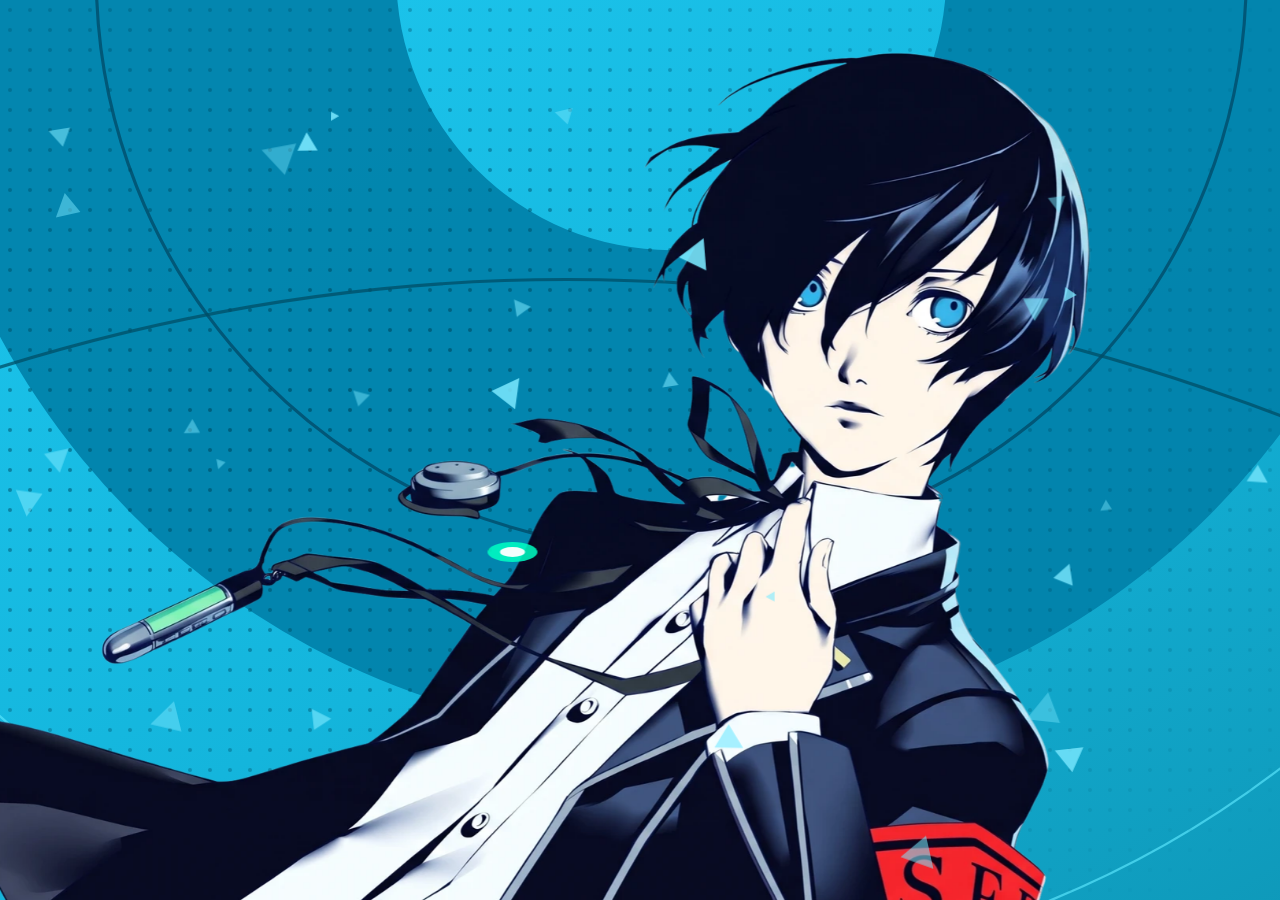
<file: about-bg.html>
<!DOCTYPE html>
<html lang="id">
<head>
<meta charset="UTF-8">
<meta name="viewport" content="width=device-width, initial-scale=1">
<title>Persona 3 Reload - About Background</title>
<link rel="preconnect" href="https://fonts.googleapis.com">
<link rel="preconnect" href="https://fonts.gstatic.com" crossorigin>
<link href="https://fonts.googleapis.com/css2?family=Orbitron:wght@400;700;900&display=swap" rel="stylesheet">
<style>
  * { box-sizing: border-box; margin: 0; padding: 0; }
  html, body {
    width: 100%;
    height: 100%;
    overflow: hidden;
    background: #06121e;
    font-family: "Orbitron", system-ui, -apple-system, sans-serif;
    color: #fff;
  }

  /* ===== FULLSCREEN CONTAINER (OPTIMIZED WITH CSS CONTAINMENT) ===== */
  .p3r-about {
    position: fixed;
    inset: 0;
    width: 100vw;
    height: 100vh;
    overflow: hidden;
    background: #14c1f9;
    isolation: isolate;
    contain: strict;
  }
  .p3r-about svg,
  .p3r-about__char-wrap {
    position: absolute;
    inset: 0;
    width: 100%;
    height: 100%;
  }

  /* ===== 1. ELEGANT CONCENTRIC ARCS (STATIC CLEAN GPU LAYER) ===== */
  .p3r-arcs-group {
    transform-origin: 665px -20px;
  }

  /* Thin Sonar Pulse Rings (GPU scale3d & opacity - 0% CPU repaint) */
  .p3r-sonar-ring {
    transform-origin: 665px -20px;
    will-change: transform, opacity;
    animation: p3r-sonar-pulse 8s cubic-bezier(0.1, 0.7, 0.2, 1) infinite;
  }
  .p3r-sonar-ring:nth-child(2) { animation-delay: 2s; }
  .p3r-sonar-ring:nth-child(3) { animation-delay: 4s; }
  .p3r-sonar-ring:nth-child(4) { animation-delay: 6s; }

  @keyframes p3r-sonar-pulse {
    0% {
      transform: scale3d(0.15, 0.15, 1);
      stroke-width: 4px;
      stroke: #5ce8ff;
      opacity: 0.9;
    }
    50% {
      stroke: #00b4d8;
      opacity: 0.55;
    }
    100% {
      transform: scale3d(1.85, 1.85, 1);
      stroke-width: 1px;
      stroke: #007799;
      opacity: 0;
    }
  }

  /* ===== 3. KARAKTER MAKOTO YUKI (FLOATING HALUS & ANCHORED) ===== */
  .p3r-about__char-wrap {
    position: absolute;
    left: 0;
    right: 0;
    top: 3.5%;
    bottom: -3.5%;
    height: 100%;
    pointer-events: none;
    z-index: 5;
    will-change: transform;
    animation: p3r-subtle-float 4.8s ease-in-out infinite alternate;
  }

  @keyframes p3r-subtle-float {
    0% {
      transform: translate3d(0, 0, 0);
    }
    100% {
      transform: translate3d(0, -4px, 0);
    }
  }

  .p3r-about__char {
    position: absolute;
    right: 0;
    bottom: 0;
    width: 100%;
    height: 100%;
    object-fit: cover;
    object-position: right bottom;
    pointer-events: none;
    user-select: none;
  }
  /* Responsive Tablet & Mobile (Karakter Utuh Tanpa Terpotong) */
  @media (max-width: 1024px) {
    .p3r-about__char-wrap {
      position: absolute;
      right: 0;
      bottom: 0;
      width: 100%;
      height: 100%;
      top: auto;
      pointer-events: none;
    }
    .p3r-about__char {
      position: absolute;
      right: -4%;
      bottom: 0;
      height: 68vh;
      max-height: 700px;
      width: auto;
      max-width: none;
      object-fit: contain;
      transform: none;
    }
  }
  @media (max-width: 767px) {
    .p3r-about__char {
      right: -8%;
      bottom: -2%;
      height: 52vh;
      max-height: 460px;
      opacity: 0.75;
    }
  }

  /* ===== 4. FLOATING TRIANGLE SHARDS (GPU Accelerated) ===== */
  .p3r-shard {
    transform-box: fill-box;
    transform-origin: center center;
    will-change: transform, opacity;
    animation: p3r-shard-drift 3.8s ease-in-out infinite;
  }

  @keyframes p3r-shard-drift {
    0%, 100% {
      transform: translate3d(0, 0, 0) rotate(0deg);
      opacity: 0.75;
    }
    50% {
      transform: translate3d(var(--tx, -10px), var(--ty, -22px), 0) rotate(var(--rot, 20deg));
      opacity: 0.35;
    }
  }

  /* ===== 5. MP3 PLAYER / EVOKER HOLSTER NEON GLOW ===== */
  .p3r-mp3-glow {
    transform-origin: 535px 415px;
    will-change: opacity;
    animation: p3r-neon-pulse 2s ease-in-out infinite alternate;
  }
  @keyframes p3r-neon-pulse {
    0% {
      opacity: 0.65;
    }
    100% {
      opacity: 1;
    }
  }

  /* ===== 6. INTERACTIVE CLICK RIPPLES ===== */
  .p3r-click-layer {
    position: absolute;
    inset: 0;
    width: 100%;
    height: 100%;
    pointer-events: none;
    overflow: hidden;
    z-index: 20;
  }

  .p3r-click-circle {
    position: absolute;
    border-radius: 50%;
    pointer-events: none;
    border: 2px solid #5ce8ff;
    box-shadow: 0 0 16px rgba(0, 229, 255, 0.85), inset 0 0 12px rgba(0, 229, 255, 0.45);
    transform: translate3d(-50%, -50%, 0);
    animation: p3r-click-expand 0.95s cubic-bezier(0.12, 0.8, 0.25, 1) forwards;
    will-change: transform, opacity;
  }

  .p3r-click-circle::before {
    content: "";
    position: absolute;
    inset: 12px;
    border-radius: 50%;
    border: 1.5px solid rgba(160, 240, 255, 0.75);
  }

  @keyframes p3r-click-expand {
    0% {
      width: 30px;
      height: 30px;
      opacity: 0.95;
      border-width: 3.5px;
    }
    60% {
      opacity: 0.65;
    }
    100% {
      width: 360px;
      height: 360px;
      opacity: 0;
      border-width: 1px;
    }
  }
</style>
</head>
<body>

<section class="p3r-about" aria-label="Persona 3 Reload - About Background Frame">

  <!-- Layer 1: Background SVG (Gradasi Cyan Asli + Sabuk Teal Otentik + Gelombang Sonar + Shadow Persona) -->
  <svg class="p3r-about__back" viewBox="0 0 1280 720" preserveAspectRatio="xMidYMid slice" aria-hidden="true">
    <defs>
      <!-- Base Cyan/Turquoise Gradient -->
      <linearGradient id="p3r-about-base" x1="0" y1="0" x2="1" y2="1">
        <stop offset="0" stop-color="#1ec8f0"/>
        <stop offset="0.55" stop-color="#14b5dc"/>
        <stop offset="1" stop-color="#0e96b6"/>
      </linearGradient>
      <!-- Tekstur Halftone Grid Pattern (Optimized) -->
      <pattern id="p3r-about-dots" width="16" height="16" patternUnits="userSpaceOnUse">
        <circle cx="8" cy="8" r="1.6" fill="#014a60"/>
      </pattern>
      <radialGradient id="p3r-dots-mask-grad" cx="0.32" cy="0.45" r="0.75">
        <stop offset="0%" stop-color="#fff" stop-opacity="0.85"/>
        <stop offset="60%" stop-color="#fff" stop-opacity="0.4"/>
        <stop offset="100%" stop-color="#fff" stop-opacity="0"/>
      </radialGradient>
      <mask id="p3r-about-texture-mask">
        <rect width="1280" height="720" fill="url(#p3r-dots-mask-grad)"/>
      </mask>
    </defs>

    <!-- Base Canvas Background -->
    <rect width="1280" height="720" fill="url(#p3r-about-base)"/>

    <!-- Lingkaran Konsentris Otentik P3R (Sabuk Teal Solid Asli) -->
    <g class="p3r-arcs-group">
      <!-- Cincin Teal Dalam (Radius 220 s/d 610) -->
      <path d="M 665 -20 M 445 -20 A 220 220 0 1 0 885 -20 A 220 220 0 1 0 445 -20 Z
               M 55 -20 A 610 610 0 1 1 1275 -20 A 610 610 0 1 1 55 -20 Z"
            fill="#0080a9" fill-opacity="0.9" fill-rule="evenodd"/>

      <!-- Cincin Teal Luar (Radius 950 s/d 1400) -->
      <path d="M 665 -20 M -285 -20 A 950 950 0 1 0 1615 -20 A 950 950 0 1 0 -285 -20 Z
               M -735 -20 A 1400 1400 0 1 1 2065 -20 A 1400 1400 0 1 1 -735 -20 Z"
            fill="#007296" fill-opacity="0.55" fill-rule="evenodd"/>

      <!-- Garis Busur Tipis Aksen -->
      <circle cx="665" cy="-20" r="460" fill="none" stroke="#004866" stroke-width="2.5" opacity="0.75"/>
      <circle cx="665" cy="-20" r="800" fill="none" stroke="#5ce8ff" stroke-width="1.8" opacity="0.65"/>
    </g>

    <!-- Cincin Sonar Halus yang Membesar (Expanding Sonar Pulse - Halus & Rapi) -->
    <g id="p3rSonarPulse">
      <circle cx="665" cy="-20" r="600" fill="none" class="p3r-sonar-ring"/>
      <circle cx="665" cy="-20" r="600" fill="none" class="p3r-sonar-ring"/>
      <circle cx="665" cy="-20" r="600" fill="none" class="p3r-sonar-ring"/>
      <circle cx="665" cy="-20" r="600" fill="none" class="p3r-sonar-ring"/>
    </g>

    <!-- Tekstur Halftone Grid (Menggantikan siluet lama agar latar belakang bersih & berdimensi) -->
    <rect width="1280" height="720" fill="url(#p3r-about-dots)" mask="url(#p3r-about-texture-mask)" opacity="0.8"/>

    <!-- Garis lengkung tipis di belakang karakter -->
    <path d="M -50 360 Q 640 60 1350 420" fill="none" stroke="#004e66" stroke-width="2.5" opacity="0.75"/>
  </svg>

  <!-- Layer 2: Karakter Makoto Yuki (about-char.png - Floating Halus, Anchored Rapi di Bawah) -->
  <!-- Layer 2: Karakter Makoto Yuki (Optimized WebP with PNG Fallback & Async Decode) -->
  <div class="p3r-about__char-wrap">
    <picture>
      <source srcset="about-char.webp" type="image/webp">
      <img class="p3r-about__char" src="about-char.png" alt="Persona 3 Reload Protagonist - About" decoding="async" fetchpriority="high">
    </picture>
  <!-- Layer 3: Foreground Shards & Glowing MP3 Light -->
  <svg class="p3r-about__front" viewBox="0 0 1280 720" preserveAspectRatio="xMidYMid slice" aria-hidden="true">
    <!-- Sorot Cahaya Hijau Neon pada MP3 Player / Holster -->
    <g class="p3r-mp3-glow">
      <ellipse cx="538" cy="416" rx="20" ry="8" fill="#00ffc4" opacity="0.85"/>
      <ellipse cx="538" cy="416" rx="10" ry="4" fill="#ffffff" opacity="0.95"/>
    </g>

    <!-- Serpihan Segitiga Melayang (Floating Shards) -->
    <g id="p3rAboutShards" fill="#7be9ff"></g>
  </svg>

  <!-- Layer 4: Interactive Click Ripples -->
  <div class="p3r-click-layer" id="p3rClickLayer"></div>
</section>

<script>
(() => {
  const NS = "http://www.w3.org/2000/svg";
  let seed = 42;
  const rnd = () => ((seed = (seed * 16807) % 2147483647) - 1) / 2147483646;

  // 1. Serpihan segitiga melayang & berputar (About Shards)
  // 1. Serpihan segitiga melayang & berputar (Batched with DocumentFragment for zero reflow)
  const shardsContainer = document.getElementById("p3rAboutShards");
  const fragment = document.createDocumentFragment();
  for (let i = 0; i < 30; i++) {
    const cx = 150 + rnd() * 1050;
    const cy = 60 + rnd() * 600;
    const s = 4 + rnd() * 12;
    const a = rnd() * Math.PI * 2;
    const pt = [0, 2.2, 4.2].map(k => (cx + s * Math.cos(a + k)).toFixed(1) + "," + (cy + s * Math.sin(a + k)).toFixed(1));

    const poly = document.createElementNS(NS, "polygon");
    poly.setAttribute("points", pt.join(" "));
    poly.setAttribute("fill-opacity", (0.35 + rnd() * 0.55).toFixed(2));
    poly.setAttribute("class", "p3r-shard");

    poly.style.setProperty("--tx", `${(-18 + rnd() * 36).toFixed(1)}px`);
    poly.style.setProperty("--ty", `${(-25 - rnd() * 35).toFixed(1)}px`);
    poly.style.setProperty("--rot", `${(-45 + rnd() * 90).toFixed(1)}deg`);
    poly.style.animationDelay = `${(rnd() * 3.5).toFixed(2)}s`;
    poly.style.animationDuration = `${(3.0 + rnd() * 2.5).toFixed(2)}s`;

    fragment.appendChild(poly);
  }
  shardsContainer.appendChild(fragment);

  // 2. Interaksi Klik / Tap: Muncul Gelombang Riak Lingkaran Cyan
  const clickLayer = document.getElementById("p3rClickLayer");
  window.addEventListener("pointerdown", (e) => {
    if (!clickLayer) return;
    const circle = document.createElement("div");
    circle.className = "p3r-click-circle";
    circle.style.left = `${e.clientX}px`;
    circle.style.top = `${e.clientY}px`;
    clickLayer.appendChild(circle);
    setTimeout(() => circle.remove(), 950);
  });
})();
</script>
</body>
</html>
</file>
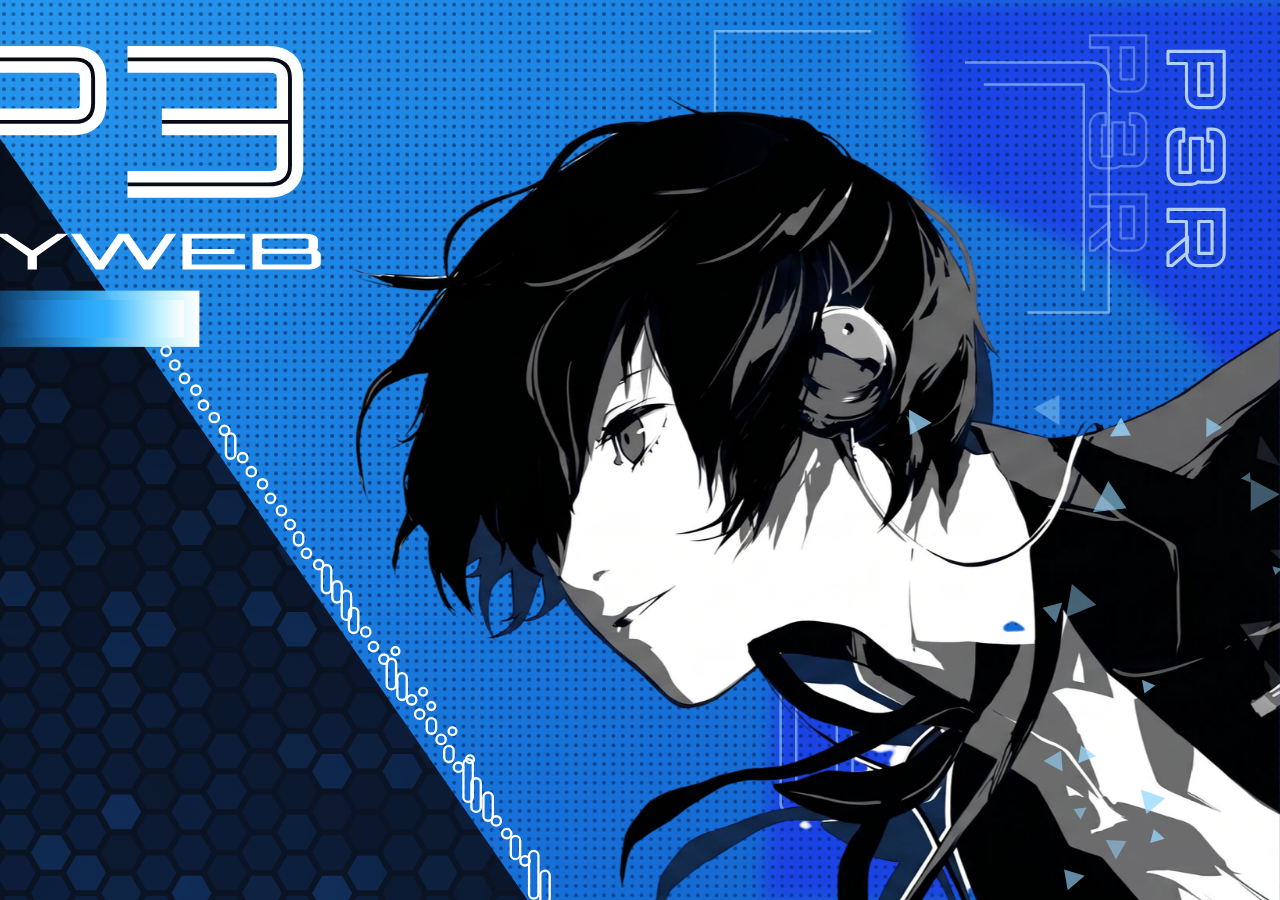
<file: contact-bg.html>
<!DOCTYPE html>
<html lang="id">
<head>
<meta charset="UTF-8">
<meta name="viewport" content="width=device-width, initial-scale=1">
<title>Persona 3 Reload - Animated Frame</title>
<link rel="preconnect" href="https://fonts.googleapis.com">
<link rel="preconnect" href="https://fonts.gstatic.com" crossorigin>
<link href="https://fonts.googleapis.com/css2?family=Orbitron:wght@400;700;900&display=swap" rel="stylesheet">
<style>
  * { box-sizing: border-box; margin: 0; padding: 0; }
  html, body {
    width: 100%;
    height: 100%;
    overflow: hidden;
    background: #040812;
    font-family: "Orbitron", system-ui, -apple-system, sans-serif;
    color: #fff;
  }

  /* ===== P3R FULLSCREEN CONTAINER ===== */
  .p3r {
    position: fixed;
    inset: 0;
    width: 100vw;
    height: 100vh;
    overflow: hidden;
    background: #060b16;
    isolation: isolate;
    contain: strict;
  }
  .p3r svg,
  .p3r__char-wrap {
    position: absolute;
    inset: 0;
    width: 100%;
    height: 100%;
  }

  /* ===== KARAKTER MAKOTO YUKI (FLOATING HALUS & SUBTLE) ===== */
  /* ===== KARAKTER MAKOTO YUKI (ANCHORED DI BAWAH & FLOATING HALUS) ===== */
  .p3r__char-wrap {
    position: absolute;
    left: 0;
    right: 0;
    top: 4%;
    bottom: -4%;
    height: 100%;
    pointer-events: none;
    will-change: transform;
    animation: p3r-subtle-float 4.8s ease-in-out infinite alternate;
  }

  @keyframes p3r-subtle-float {
    0% {
      transform: translate3d(0, 0, 0);
    }
    100% {
      transform: translate3d(0, -4px, 0);
    }
  }

  .p3r__char {
    position: absolute;
    right: 0;
    bottom: 0;
    width: 100%;
    height: 100%;
    object-fit: cover;
    object-position: right bottom;
    pointer-events: none;
    user-select: none;
  }
  /* Responsive Tablet & Mobile (Karakter Utuh Tanpa Terpotong) */
  @media (max-width: 1024px) {
    .p3r__char-wrap {
      position: absolute;
      inset: 0;
      width: 100%;
      height: 100%;
      pointer-events: none;
    }
    .p3r__char {
      position: absolute;
      right: 0;
      bottom: 0;
      height: 72vh;
      max-height: 750px;
      width: auto;
      max-width: none;
      object-fit: contain;
      transform: translateX(-4%);
    }
  }
  @media (max-width: 767px) {
    .p3r__char {
      right: 0;
      bottom: -10px;
      height: 54vh;
      max-height: 490px;
      transform: translateX(0);
      opacity: 0.7;
    }
  }
  /* ===== 1. Headphone Soundwave Ripple Rings (Beranimasi) ===== */
  .p3r__ripples {
    position: absolute;
    inset: 0;
    width: 100%;
    height: 100%;
    pointer-events: none;
    z-index: 5;
  }
  .p3r-ring {
    transform-origin: 714px 308px;
    animation: p3r-soundwave 2.4s cubic-bezier(0.1, 0.7, 0.1, 1) infinite;
  }
  .p3r-ring:nth-child(2) { animation-delay: 0.32s; }
  .p3r-ring:nth-child(3) { animation-delay: 0.65s; }
  .p3r-ring:nth-child(4) { animation-delay: 1.2s; }
  .p3r-ring:nth-child(5) { animation-delay: 1.55s; }

  @keyframes p3r-soundwave {
    0% {
      r: 16px;
      stroke-width: 3.5px;
      stroke: #00e5ff;
      opacity: 0.95;
    }
    50% {
      stroke: #00aaff;
      opacity: 0.6;
    }
    100% {
      r: 72px;
      stroke-width: 1px;
      stroke: #0066ff;
      opacity: 0;
    }
  }

  /* ===== 2. Audio Visualizer Equalizer Waveform (Beranimasi) ===== */
  .p3r-wave-bar {
    transform-box: fill-box;
    transform-origin: center center;
    animation: p3r-eq 1.2s ease-in-out infinite alternate;
  }

  @keyframes p3r-eq {
    0% {
      transform: scaleY(0.6);
      opacity: 0.7;
    }
    50% {
      transform: scaleY(var(--scale, 2.0));
      opacity: 1;
    }
    100% {
      transform: scaleY(0.4);
      opacity: 0.55;
    }
  }

  /* ===== 3. Floating Triangle Shards (Beranimasi) ===== */
  .p3r-shard {
    transform-box: fill-box;
    transform-origin: center center;
    animation: p3r-float 3.6s ease-in-out infinite;
  }

  @keyframes p3r-float {
    0%, 100% {
      transform: translate(0, 0) rotate(0deg);
      opacity: 0.75;
    }
    50% {
      transform: translate(var(--tx, -10px), var(--ty, -22px)) rotate(var(--rot, 20deg));
      opacity: 0.3;
    }
  }

  /* ===== 4. Cyan Neon Glow Pulse under RELOAD (Beranimasi) ===== */
  .p3r-glow-pulse {
    animation: p3r-glow 1.8s ease-in-out infinite alternate;
  }

  @keyframes p3r-glow {
    0% {
      opacity: 0.5;
    }
    100% {
      opacity: 0.9;
    }
  }

  /* ===== 5. Hexagon Twinkling (Beranimasi) ===== */
  .p3r-hex-node {
    animation: p3r-hex-twinkle 3s ease-in-out infinite;
  }

  @keyframes p3r-hex-twinkle {
    0%, 100% {
      fill-opacity: var(--base-op, 0.2);
    }
    50% {
      fill-opacity: var(--peak-op, 0.75);
      fill: #2284f5;
    }
  }

  .p3r text { font-family: "Orbitron", "Arial Black", sans-serif; }
</style>
</head>
<body>

<!-- P3R Frame Element -->
<section class="p3r" aria-label="Persona 3 Reload Animated Frame">

  <!-- Layer 1: Background & Teks Vertikal -->
  <svg class="p3r__back" viewBox="0 0 1024 576" preserveAspectRatio="xMidYMid slice" aria-hidden="true">
    <defs>
      <linearGradient id="p3r-base" x1="0" y1="0" x2="1" y2="0.6">
        <stop offset="0" stop-color="#2a9cf0"/>
        <stop offset="0.45" stop-color="#1a7fe0"/>
        <stop offset="1" stop-color="#1462cf"/>
      </linearGradient>
      <pattern id="p3r-dots" width="6" height="6" patternUnits="userSpaceOnUse">
        <circle cx="3" cy="3" r="1.25" fill="#04245c"/>
      </pattern>
      <radialGradient id="p3r-dots-fade" cx="0.55" cy="0.45" r="0.8">
        <stop offset="0" stop-color="#fff" stop-opacity="0.75"/>
        <stop offset="1" stop-color="#fff" stop-opacity="0.45"/>
      </radialGradient>
      <mask id="p3r-dots-mask">
        <rect width="1024" height="576" fill="url(#p3r-dots-fade)"/>
      </mask>
      <filter id="p3r-soft" x="-20%" y="-20%" width="140%" height="140%">
        <feGaussianBlur stdDeviation="6"/>
      </filter>
    </defs>

    <rect width="1024" height="576" fill="url(#p3r-base)"/>

    <!-- blok biru tua bersudut -->
    <g fill="#1d3ee8" opacity="0.85" filter="url(#p3r-soft)">
      <polygon points="680,0 1024,0 1024,230 900,250 820,170 700,120"/>
      <polygon points="600,420 700,400 720,576 590,576"/>
    </g>

    <rect width="1024" height="576" fill="url(#p3r-dots)" mask="url(#p3r-dots-mask)"/>

    <!-- garis outline tipis -->
    <g fill="none" stroke="#b8e0ff" stroke-opacity="0.55" stroke-width="1.6" stroke-linejoin="round">
      <rect x="602" y="330" width="46" height="190" rx="6"/>
      <rect x="612" y="342" width="26" height="166" rx="4"/>
      <path d="M720 40 H800 Q812 40 812 52 V200 H760"/>
      <path d="M732 54 H796 V186"/>
      <path d="M560 90 V20 H660"/>
    </g>

    <!-- teks vertikal kanan atas (di belakang karakter) -->
    <g fill="none" stroke-linejoin="round">
      <text transform="translate(932 4) rotate(90)" font-size="58" font-weight="900"
            letter-spacing="2" stroke="#fff" stroke-width="3">PORTOFOLIO</text>
      <text transform="translate(850 30) rotate(90)" font-size="50" font-weight="900"
            letter-spacing="10" stroke="#cfe9ff" stroke-opacity="0.85" stroke-width="2">P3R</text>
      <text transform="translate(800 20) rotate(90)" font-size="50" font-weight="900"
            letter-spacing="10" stroke="#cfe9ff" stroke-opacity="0.35" stroke-width="1.5">P3R</text>
    </g>
  </svg>

  <!-- Layer 2: Karakter Makoto Yuki + Riak Suara (Floating Halus & Alami) -->
  <div class="p3r__char-wrap">
    <picture>
      <source srcset="contact-char.webp" type="image/webp">
      <img class="p3r__char" src="contact-char.png" alt="Persona 3 Protagonist" decoding="async" fetchpriority="high">
    </picture>

    <!-- Gelombang Riak Suara Headphone (Mengikuti posisi karakter saat floating) -->
    <svg class="p3r__ripples" viewBox="0 0 1024 576" preserveAspectRatio="xMidYMid slice" aria-hidden="true">
      <circle cx="714" cy="308" r="18" fill="none" class="p3r-ring"/>
      <circle cx="714" cy="308" r="18" fill="none" class="p3r-ring"/>
      <circle cx="714" cy="308" r="18" fill="none" class="p3r-ring"/>
      <circle cx="714" cy="308" r="18" fill="none" class="p3r-ring"/>
      <circle cx="714" cy="308" r="18" fill="none" class="p3r-ring"/>
    </svg>
  </div>
  <!-- Layer 3: Layer Depan (Panel gelap, hexagon, glow, visualizer, logo P3, serpihan) -->
  <svg class="p3r__front" viewBox="0 0 1024 576" preserveAspectRatio="xMidYMid slice" aria-hidden="true">
    <defs>
      <linearGradient id="p3r-panel" x1="0" y1="0" x2="0.4" y2="1">
        <stop offset="0" stop-color="#070b14"/>
        <stop offset="1" stop-color="#0b1424"/>
      </linearGradient>
      <clipPath id="p3r-panel-clip">
        <polygon points="0,0 41,0 440,576 0,576"/>
      </clipPath>
      <radialGradient id="p3r-hex-fade" cx="0.05" cy="0.95" r="0.9">
        <stop offset="0" stop-color="#fff" stop-opacity="1"/>
        <stop offset="0.6" stop-color="#fff" stop-opacity="0.45"/>
        <stop offset="1" stop-color="#fff" stop-opacity="0.15"/>
      </radialGradient>
      <mask id="p3r-hex-mask">
        <rect width="1024" height="576" fill="url(#p3r-hex-fade)"/>
      </mask>
      <linearGradient id="p3r-glow" x1="0" y1="0" x2="1" y2="0">
        <stop offset="0" stop-color="#1a8cff" stop-opacity="0"/>
        <stop offset="0.55" stop-color="#2fb0ff" stop-opacity="0.9"/>
        <stop offset="0.85" stop-color="#bff0ff"/>
        <stop offset="1" stop-color="#ffffff"/>
      </linearGradient>
    </defs>

    <!-- panel gelap diagonal -->
    <polygon points="0,0 41,0 440,576 0,576" fill="url(#p3r-panel)"/>
    <g id="p3r-hex" clip-path="url(#p3r-panel-clip)" mask="url(#p3r-hex-mask)"></g>

    <!-- glow cyan berdenyut di belakang teks RELOAD -->
    <g class="p3r-glow-pulse">
      <rect x="70" y="186" width="160" height="36" fill="url(#p3r-glow)"/>
      <rect x="110" y="192" width="110" height="24" fill="url(#p3r-glow)"/>
    </g>

    <!-- gelombang visualizer audio (berdenyut dinamis) -->
    <g id="p3r-wave" fill="none" stroke="#fff" stroke-width="1.5"></g>

    <!-- logo P3 -->
    <g fill="none" stroke-linejoin="round">
      <g stroke="#fff" stroke-width="17">
        <path d="M76 118 V38 H150 Q162 38 162 50 V66 Q162 78 150 78 H76"/>
        <path d="M184 38 H274 Q288 38 288 50 V106 Q288 118 274 118 H184 M206 78 H288"/>
      </g>
      <g stroke="#060b16" stroke-width="2.5">
        <path d="M76 118 V38 H150 Q162 38 162 50 V66 Q162 78 150 78 H76"/>
        <path d="M184 38 H274 Q288 38 288 50 V106 Q288 118 274 118 H184 M206 78 H288"/>
      </g>
    </g>
    <text x="44" y="172" font-size="31" font-weight="400" fill="#fff" stroke="#fff" stroke-width="0.6"
          textLength="266" lengthAdjust="spacingAndGlyphs">MYWEB</text>

    <!-- serpihan segitiga melayang & berputar -->
    <g id="p3r-shards" fill="#9ad8ff"></g>
  </svg>
</section>

<script>
(() => {
  const NS = "http://www.w3.org/2000/svg";
  let seed = 7;
  const rnd = () => ((seed = (seed * 16807) % 2147483647) - 1) / 2147483646;
  const el = (tag, attrs, parent) => {
    const n = document.createElementNS(NS, tag);
    for (const k in attrs) n.setAttribute(k, attrs[k]);
    parent.appendChild(n);
    return n;
  };

  // 1. Honeycomb hexagon dengan animasi twinkle
  const hexG = document.getElementById("p3r-hex");
  const R = 15, A = R - 2.2, H = Math.sqrt(3) * R;
  for (let col = 0; col * 1.5 * R < 460; col++) {
    const cx = col * 1.5 * R;
    for (let row = -1; row * H < 600; row++) {
      const cy = row * H + (col % 2 ? H / 2 : 0);
      const pts = [];
      for (let i = 0; i < 6; i++) {
        const a = Math.PI / 3 * i;
        pts.push((cx + A * Math.cos(a)).toFixed(1) + "," + (cy + A * Math.sin(a)).toFixed(1));
      }
      const isAnimated = rnd() < 0.28;
      const baseOp = (0.15 + rnd() * 0.25).toFixed(2);
      const peakOp = (0.6 + rnd() * 0.35).toFixed(2);
      const delay = (rnd() * 3.5).toFixed(2);
      const dur = (2.2 + rnd() * 2.0).toFixed(2);

      const poly = el("polygon", {
        points: pts.join(" "),
        fill: isAnimated ? "#1f6cd8" : "#123a78",
        "fill-opacity": baseOp,
        class: isAnimated ? "p3r-hex-node" : ""
      }, hexG);

      if (isAnimated) {
        poly.style.setProperty("--base-op", baseOp);
        poly.style.setProperty("--peak-op", peakOp);
        poly.style.animationDelay = `${delay}s`;
        poly.style.animationDuration = `${dur}s`;
      }
    }
  }

  // 2. Gelombang audio visualizer yang berdenyut dinamis
  const wave = document.getElementById("p3r-wave");
  const x0 = 204, y0 = 228, x1 = 446, y1 = 572;
  const len = Math.hypot(x1 - x0, y1 - y0), step = 10.5;
  const nx = (y1 - y0) / len, ny = -(x1 - x0) / len;
  let idx = 0;
  for (let d = 0; d <= len; d += step) {
    const t = d / len;
    const loud = t > 0.78 ? 0.6 : t > 0.45 ? 0.3 : 0.15;
    const isBar = rnd() < loud;
    const h = isBar ? 8 + rnd() * (t > 0.78 ? 24 : 12) : 6;
    const off = 6 + (rnd() - 0.5) * 3;
    const cx = x0 + (x1 - x0) * t + nx * off;
    const cy = y0 + (y1 - y0) * t + ny * off;

    const rect = el("rect", {
      x: (cx - 3).toFixed(1),
      y: (cy - h / 2).toFixed(1),
      width: 6,
      height: h.toFixed(1),
      rx: 3,
      class: isBar ? "p3r-wave-bar" : ""
    }, wave);

    if (isBar) {
      rect.style.setProperty("--scale", (1.5 + rnd() * 1.8).toFixed(2));
      rect.style.animationDelay = `${(idx * 0.08).toFixed(2)}s`;
      rect.style.animationDuration = `${(0.8 + rnd() * 0.8).toFixed(2)}s`;
    }

    if (t > 0.5 && rnd() < 0.28) {
      const dot = el("rect", {
        x: (cx + nx * 9 - 2.5).toFixed(1),
        y: (cy + ny * 9 - 2.5).toFixed(1),
        width: 5,
        height: 5,
        rx: 2.5,
        class: "p3r-wave-bar"
      }, wave);
      dot.style.setProperty("--scale", (1.4 + rnd() * 1.2).toFixed(2));
      dot.style.animationDelay = `${(idx * 0.1).toFixed(2)}s`;
    }
    idx++;
  }

  // 3. Serpihan segitiga melayang & berputar lembut
  const shards = document.getElementById("p3r-shards");
  for (let i = 0; i < 28; i++) {
    const cx = 680 + rnd() * 340, cy = 250 + rnd() * 326, s = 3 + rnd() * 10;
    const a = rnd() * Math.PI * 2;
    const pt = [0, 2.2, 4.2].map(k => (cx + s * Math.cos(a + k)).toFixed(1) + "," + (cy + s * Math.sin(a + k)).toFixed(1));
    const poly = el("polygon", {
      points: pt.join(" "),
      "fill-opacity": (0.4 + rnd() * 0.5).toFixed(2),
      class: "p3r-shard"
    }, shards);

    poly.style.setProperty("--tx", `${(-15 + rnd() * 30).toFixed(1)}px`);
    poly.style.setProperty("--ty", `${(-25 - rnd() * 30).toFixed(1)}px`);
    poly.style.setProperty("--rot", `${(-40 + rnd() * 80).toFixed(1)}deg`);
    poly.style.animationDelay = `${(rnd() * 3).toFixed(2)}s`;
    poly.style.animationDuration = `${(2.8 + rnd() * 2.2).toFixed(2)}s`;
  }
})();
</script>
</body>
</html>
</file>
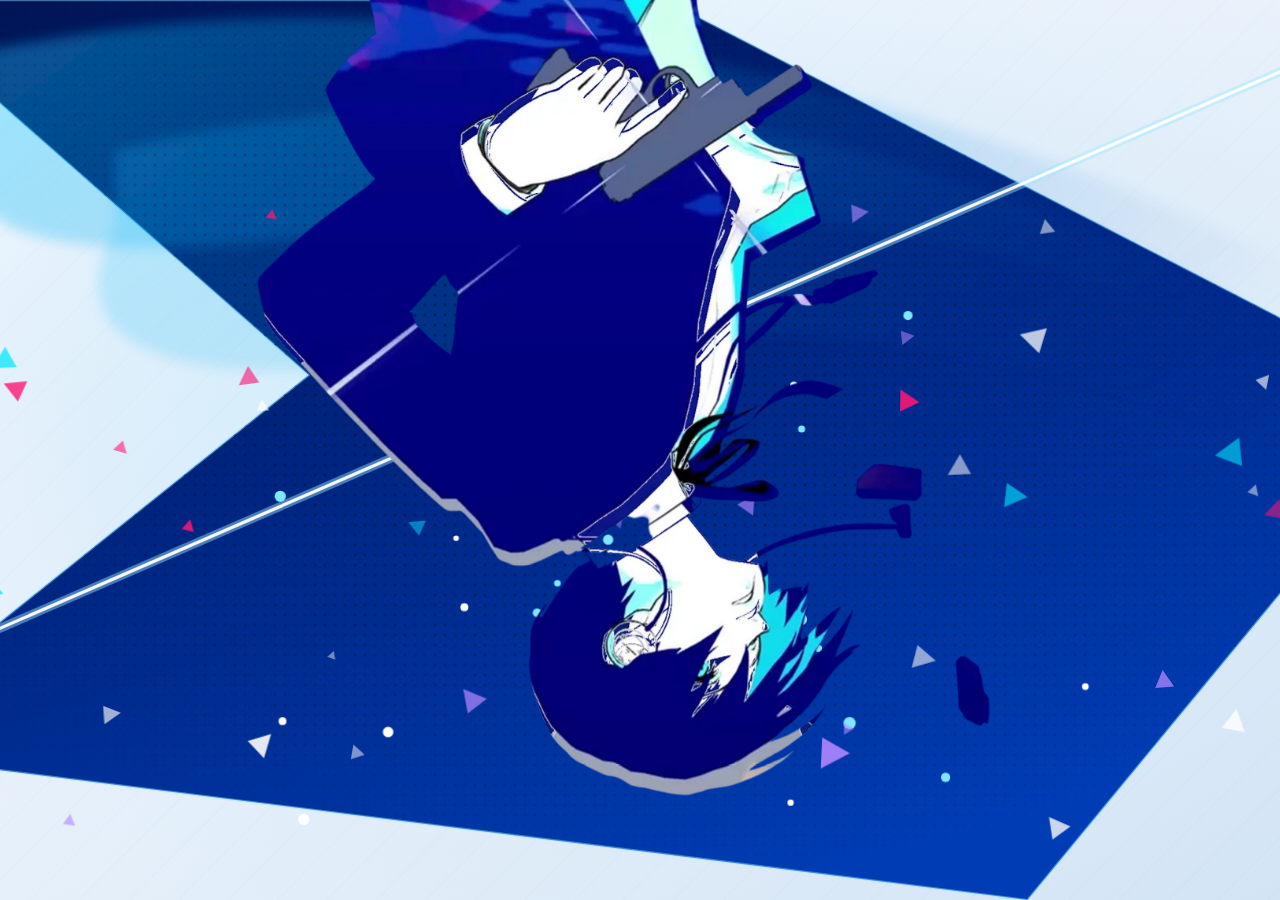
<file: project-bg.html>
<!DOCTYPE html>
<html lang="id">
<head>
<meta charset="UTF-8">
<meta name="viewport" content="width=device-width, initial-scale=1">
<title>Persona 3 Reload - Project Background Frame</title>
<link rel="preconnect" href="https://fonts.googleapis.com">
<link rel="preconnect" href="https://fonts.gstatic.com" crossorigin>
<link href="https://fonts.googleapis.com/css2?family=Orbitron:wght@400;700;900&display=swap" rel="stylesheet">
<style>
  * { box-sizing: border-box; margin: 0; padding: 0; }
  html, body {
    width: 100%;
    height: 100%;
    overflow: hidden;
    background: #eef5fc;
    font-family: "Orbitron", system-ui, -apple-system, sans-serif;
    color: #040812;
  }

  /* ===== FULLSCREEN CONTAINER (OPTIMIZED WITH CSS CONTAINMENT) ===== */
  .p3r-project {
    position: fixed;
    inset: 0;
    width: 100vw;
    height: 100vh;
    overflow: hidden;
    background: #eef5fc;
    isolation: isolate;
    contain: strict;
  }

  .p3r-project svg,
  .p3r-project__char-wrap {
    position: absolute;
    inset: 0;
    width: 100%;
    height: 100%;
  }

  /* ===== 1. DIAGONAL SLASH LIGHT BEAM PULSE ===== */
  .p3r-slash-beam {
    will-change: opacity, transform;
    animation: p3r-slash-pulse 4s ease-in-out infinite alternate;
  }

  @keyframes p3r-slash-pulse {
    0% {
      opacity: 0.65;
      stroke-width: 2px;
    }
    100% {
      opacity: 1;
      stroke-width: 3.5px;
    }
  }

  /* ===== 2. WATER SURFACE CAUSTIC RIPPLE ===== */
  .p3r-ocean-caustic {
    will-change: transform, opacity;
    animation: p3r-caustic-drift 6s ease-in-out infinite alternate;
  }

  @keyframes p3r-caustic-drift {
    0% {
      transform: translate3d(0, 0, 0) scale(1);
      opacity: 0.7;
    }
    100% {
      transform: translate3d(12px, -8px, 0) scale(1.02);
      opacity: 0.95;
    }
  }

  /* ===== 3. OCEAN SWELL / ARUS LAUT FLOATING ANIMATION ===== */
  .p3r-project__char-wrap {
    position: absolute;
    left: -2%;
    right: -2%;
    top: -4%;
    bottom: 4%;
    height: 100%;
    pointer-events: none;
    z-index: 5;
    will-change: transform;
    transform-origin: 50% 15%;
    animation: p3r-ocean-current-drift 7.5s cubic-bezier(0.44, 0.05, 0.25, 0.95) infinite;
  }

  @keyframes p3r-ocean-current-drift {
    0% {
      transform: translate3d(0, 0, 0) rotate(0deg);
    }
    25% {
      /* Terayun terbawa arus ke kanan-bawah */
      transform: translate3d(8px, 6px, 0) rotate(0.85deg);
    }
    50% {
      /* Titik rendam terdalam arus laut */
      transform: translate3d(0, 11px, 0) rotate(0deg);
    }
    75% {
      /* Terangkat dan berayun ke kiri */
      transform: translate3d(-8px, 5px, 0) rotate(-0.75deg);
    }
    100% {
      transform: translate3d(0, 0, 0) rotate(0deg);
    }
  }
  .p3r-project__char {
    position: absolute;
    left: 0;
    top: 0;
    width: 100%;
    height: 100%;
    object-fit: cover;
    object-position: center top;
    pointer-events: none;
    user-select: none;
  }
  /* Responsive Tablet & Mobile (Karakter Utuh Tanpa Terpotong) */
  @media (max-width: 1024px) {
    .p3r-project__char-wrap {
      position: absolute;
      inset: 0;
      width: 100%;
      height: 100%;
      pointer-events: none;
    }
    .p3r-project__char {
      position: absolute;
      right: -2%;
      top: 50%;
      transform: translateY(-50%);
      height: 85vh;
      max-height: 880px;
      width: auto;
      max-width: none;
      object-fit: contain;
    }
  }
  @media (max-width: 767px) {
    .p3r-project__char {
      right: auto;
      left: 50%;
      top: 50%;
      transform: translate(-50%, -50%);
      height: 80vh;
      max-height: 700px;
      opacity: 0.65;
    }
  }

  /* ===== 4. FLOATING PRISM SHARDS & ROSE PETALS ===== */
  .p3r-shard {
    transform-box: fill-box;
    transform-origin: center center;
    will-change: transform, opacity;
    animation: p3r-shard-drift 4.2s ease-in-out infinite;
  }

  @keyframes p3r-shard-drift {
    0%, 100% {
      transform: translate3d(0, 0, 0) rotate(0deg);
      opacity: 0.85;
    }
    50% {
      transform: translate3d(var(--tx, 8px), var(--ty, -24px), 0) rotate(var(--rot, 25deg));
      opacity: 0.35;
    }
  }

  /* Shard / Petal Colors */
  .shard-rose   { fill: #ff1776; }
  .shard-cyan   { fill: #00e5ff; }
  .shard-white  { fill: #ffffff; }
  .shard-violet { fill: #b388ff; }

  /* ===== 5. UNDERWATER RISING BUBBLES / LIGHT MOTES ===== */
  .p3r-ocean-bubble {
    will-change: transform, opacity;
    animation: p3r-bubble-float var(--dur, 6s) ease-in infinite;
  }

  @keyframes p3r-bubble-float {
    0% {
      transform: translate3d(0, 0, 0);
      opacity: 0;
    }
    20% {
      opacity: var(--op, 0.7);
    }
    85% {
      opacity: var(--op, 0.7);
    }
    100% {
      transform: translate3d(var(--drift, 14px), -240px, 0);
      opacity: 0;
    }
  }
  /* ===== 5. EVOKER PISTOL BARREL GLINT ===== */
  .p3r-evoker-glint {
    transform-origin: 660px 85px;
    animation: p3r-glint-flash 4s ease-in-out infinite;
  }

  @keyframes p3r-glint-flash {
    0%, 82%, 100% {
      opacity: 0;
      transform: scale(0.2) rotate(0deg);
    }
    89% {
      opacity: 1;
      transform: scale(1.2) rotate(45deg);
    }
    94% {
      opacity: 0.35;
      transform: scale(0.6) rotate(90deg);
    }
  }
</style>
</head>
<body>

<section class="p3r-project" aria-label="Persona 3 Reload - Project Background Frame">

  <!-- Layer 1: Background SVG (Kanvas Putih + Prisma Samudra Biru Tua + Garis Tebasan Cahaya + Kaustik) -->
  <svg class="p3r-project__back" viewBox="0 0 1280 720" preserveAspectRatio="xMidYMid slice" aria-hidden="true">
    <defs>
      <!-- Moonlight Ice-Silver Canvas Gradient (Elegan, Dingin & Menyatu dengan Palet P3R) -->
      <linearGradient id="p3r-canvas-ice" x1="0" y1="0" x2="1" y2="1">
        <stop offset="0%" stop-color="#f8fbff"/>
        <stop offset="35%" stop-color="#edf4fc"/>
        <stop offset="70%" stop-color="#dfecf8"/>
        <stop offset="100%" stop-color="#d0e2f4"/>
      </linearGradient>

      <!-- Soft Cyan Ambient Glow Radiance dari Prisma ke Kanvas -->
      <radialGradient id="p3r-cyan-radiance" cx="0.45" cy="0.4" r="0.65">
        <stop offset="0%" stop-color="#00d4ff" stop-opacity="0.14"/>
        <stop offset="50%" stop-color="#0099e6" stop-opacity="0.06"/>
        <stop offset="100%" stop-color="#d0e2f4" stop-opacity="0"/>
      </radialGradient>

      <!-- Pola Garis Halus Pinstripe Es (Persona Minimalist Geometric Lines) -->
      <pattern id="p3r-ice-stripes" width="28" height="28" patternUnits="userSpaceOnUse" patternTransform="rotate(45)">
        <line x1="0" y1="0" x2="0" y2="28" stroke="#005088" stroke-width="0.8" stroke-opacity="0.045"/>
      </pattern>

      <!-- Deep Indigo Oceanic Gradient -->
      <linearGradient id="p3r-indigo-ocean" x1="0" y1="0" x2="0.6" y2="1">
        <stop offset="0%" stop-color="#001452"/>
        <stop offset="45%" stop-color="#00227a"/>
        <stop offset="100%" stop-color="#003db5"/>
      </linearGradient>

      <!-- Water Surface Wave Gradient -->
      <linearGradient id="p3r-ocean-caustic-grad" x1="0" y1="0" x2="1" y2="0.4">
        <stop offset="0%" stop-color="#14c8ff" stop-opacity="0.38"/>
        <stop offset="50%" stop-color="#0099e6" stop-opacity="0.18"/>
        <stop offset="100%" stop-color="#003db5" stop-opacity="0"/>
      </linearGradient>

      <!-- Soft Glow Blur Filter -->
      <filter id="p3r-project-blur" x="-20%" y="-20%" width="140%" height="140%">
        <feGaussianBlur stdDeviation="5"/>
      </filter>

      <!-- Tekstur Halftone Grid Pattern -->
      <pattern id="p3r-project-dots" width="8" height="8" patternUnits="userSpaceOnUse">
        <circle cx="4" cy="4" r="1.3" fill="#000e38"/>
      </pattern>
      <radialGradient id="p3r-project-mask-grad" cx="0.5" cy="0.4" r="0.6">
        <stop offset="0%" stop-color="#fff" stop-opacity="0.7"/>
        <stop offset="70%" stop-color="#fff" stop-opacity="0.25"/>
        <stop offset="100%" stop-color="#fff" stop-opacity="0"/>
      </radialGradient>
      <mask id="p3r-project-texture-mask">
        <rect width="1280" height="720" fill="url(#p3r-project-mask-grad)"/>
      </mask>
    </defs>

    <!-- Base Canvas: Moonlight Ice-Silver Gradient + Ambient Radiance + Pinstripe -->
    <rect width="1280" height="720" fill="url(#p3r-canvas-ice)"/>
    <rect width="1280" height="720" fill="url(#p3r-cyan-radiance)"/>
    <rect width="1280" height="720" fill="url(#p3r-ice-stripes)"/>

    <!-- Prisma Samudra Berlian Biru Tua (Deep Indigo Oceanic Diamond with Crystal Border) -->
    <polygon points="34,0 660,0 1280,320 950,720 0,600 375,300"
             fill="url(#p3r-indigo-ocean)"
             stroke="rgba(140, 225, 255, 0.45)" stroke-width="1.8" stroke-linejoin="round"/>
    <!-- Gelombang Permukaan Air Dalam Prisma -->
    <g class="p3r-ocean-caustic">
      <path d="M 120 40 Q 420 -20 740 60 T 1280 280 L 1280 340 Q 860 120 450 180 T 120 100 Z"
            fill="url(#p3r-ocean-caustic-grad)" filter="url(#p3r-project-blur)"/>
      <path d="M 220 120 Q 560 40 880 140 T 1280 380 L 1280 440 Q 940 220 540 280 T 220 180 Z"
            fill="url(#p3r-ocean-caustic-grad)" filter="url(#p3r-project-blur)" opacity="0.6"/>
    </g>

    <!-- Tekstur Halftone Lembut di Dalam Prisma -->
    <polygon points="34,0 660,0 1280,320 950,720 0,600 375,300"
             fill="url(#p3r-project-dots)" mask="url(#p3r-project-texture-mask)" opacity="0.75"/>

    <!-- Garis Tebasan Cahaya Pedang / Laser Beam (Diagonal Slash) -->
    <g class="p3r-slash-beam">
      <line x1="-50" y1="580" x2="1330" y2="-20" stroke="rgba(160, 230, 255, 0.45)" stroke-width="7"/>
      <line x1="-50" y1="580" x2="1330" y2="-20" stroke="rgba(255, 255, 255, 0.95)" stroke-width="2.5"/>
    </g>

    <!-- Gelembung Cahaya Air Dalam Samudra -->
    <g id="p3rOceanBubbles"></g>
  </svg>

  <!-- Layer 2: Karakter Makoto Yuki dengan Evoker Pistol (project-char.webp dengan Fallback PNG) -->
  <div class="p3r-project__char-wrap">
    <picture>
      <source srcset="project-char.webp" type="image/webp">
      <img class="p3r-project__char" src="project-char.png" alt="Persona 3 Reload Protagonist - Project" decoding="async" fetchpriority="high">
    </picture>
  </div>

  <!-- Layer 3: Foreground Shards Beraneka Warna + Kilatan Evoker -->
  <svg class="p3r-project__front" viewBox="0 0 1280 720" preserveAspectRatio="xMidYMid slice" aria-hidden="true">
    <!-- Kilatan Refleksi Moncong Evoker (Lens Flare Glint) -->
    <g class="p3r-evoker-glint">
      <polygon points="660,75 663,85 673,85 665,90 668,100 660,94 652,100 655,90 647,85 657,85"
               fill="#ffffff"/>
      <circle cx="660" cy="85" r="5" fill="#a4f4ff" opacity="0.9" filter="url(#p3r-project-blur)"/>
    </g>

    <!-- Kelopak Mawar & Serpihan Kristal Melayang (Rose Petals & Prism Shards) -->
    <g id="p3rProjectShards"></g>
  </svg>

</section>

<script>
(() => {
  const NS = "http://www.w3.org/2000/svg";
  let seed = 104;
  const rnd = () => ((seed = (seed * 16807) % 2147483647) - 1) / 2147483646;
  const colorClasses = ["shard-rose", "shard-cyan", "shard-white", "shard-violet"];

  // Serpihan Segitiga & Kelopak Melayang (Rose Petals & Shards)
  const shardsContainer = document.getElementById("p3rProjectShards");
  const fragment = document.createDocumentFragment();

  for (let i = 0; i < 42; i++) {
    const cx = 120 + rnd() * 1080;
    const cy = 50 + rnd() * 620;
    const s = 4 + rnd() * 11;
    const a = rnd() * Math.PI * 2;
    const pt = [0, 2.2, 4.2].map(k => (cx + s * Math.cos(a + k)).toFixed(1) + "," + (cy + s * Math.sin(a + k)).toFixed(1));

    const colorClass = colorClasses[Math.floor(rnd() * colorClasses.length)];
    const poly = document.createElementNS(NS, "polygon");
    poly.setAttribute("points", pt.join(" "));
    poly.setAttribute("fill-opacity", (0.45 + rnd() * 0.45).toFixed(2));
    poly.setAttribute("class", `p3r-shard ${colorClass}`);

    poly.style.setProperty("--tx", `${(-14 + rnd() * 30).toFixed(1)}px`);
    poly.style.setProperty("--ty", `${(-22 - rnd() * 35).toFixed(1)}px`);
    poly.style.setProperty("--rot", `${(-45 + rnd() * 90).toFixed(1)}deg`);
    poly.style.animationDelay = `${(rnd() * 4.0).toFixed(2)}s`;
    poly.style.animationDuration = `${(3.2 + rnd() * 2.5).toFixed(2)}s`;

    fragment.appendChild(poly);
  }
  shardsContainer.appendChild(fragment);

  // Gelembung Cahaya Air Bawah Samudra (26 buah di dalam prisma biru)
  const bubblesContainer = document.getElementById("p3rOceanBubbles");
  if (bubblesContainer) {
    const frag = document.createDocumentFragment();
    for (let i = 0; i < 26; i++) {
      const cx = 350 + rnd() * 650;
      const cy = 250 + rnd() * 420;
      const r = 1.5 + rnd() * 3.5;
      const dur = 4.5 + rnd() * 4.5;
      const delay = rnd() * 5.0;
      const op = 0.35 + rnd() * 0.45;
      const drift = -16 + rnd() * 32;

      const circle = document.createElementNS(NS, "circle");
      circle.setAttribute("cx", cx.toFixed(1));
      circle.setAttribute("cy", cy.toFixed(1));
      circle.setAttribute("r", r.toFixed(1));
      circle.setAttribute("fill", rnd() < 0.4 ? "#ffffff" : "#7fe8ff");
      circle.setAttribute("class", "p3r-ocean-bubble");

      circle.style.setProperty("--dur", `${dur.toFixed(2)}s`);
      circle.style.setProperty("--op", op.toFixed(2));
      circle.style.setProperty("--drift", `${drift.toFixed(1)}px`);
      circle.style.animationDelay = `${delay.toFixed(2)}s`;

      frag.appendChild(circle);
    }
    bubblesContainer.appendChild(frag);
  }
})();
</script>
</body>
</html>
</file>
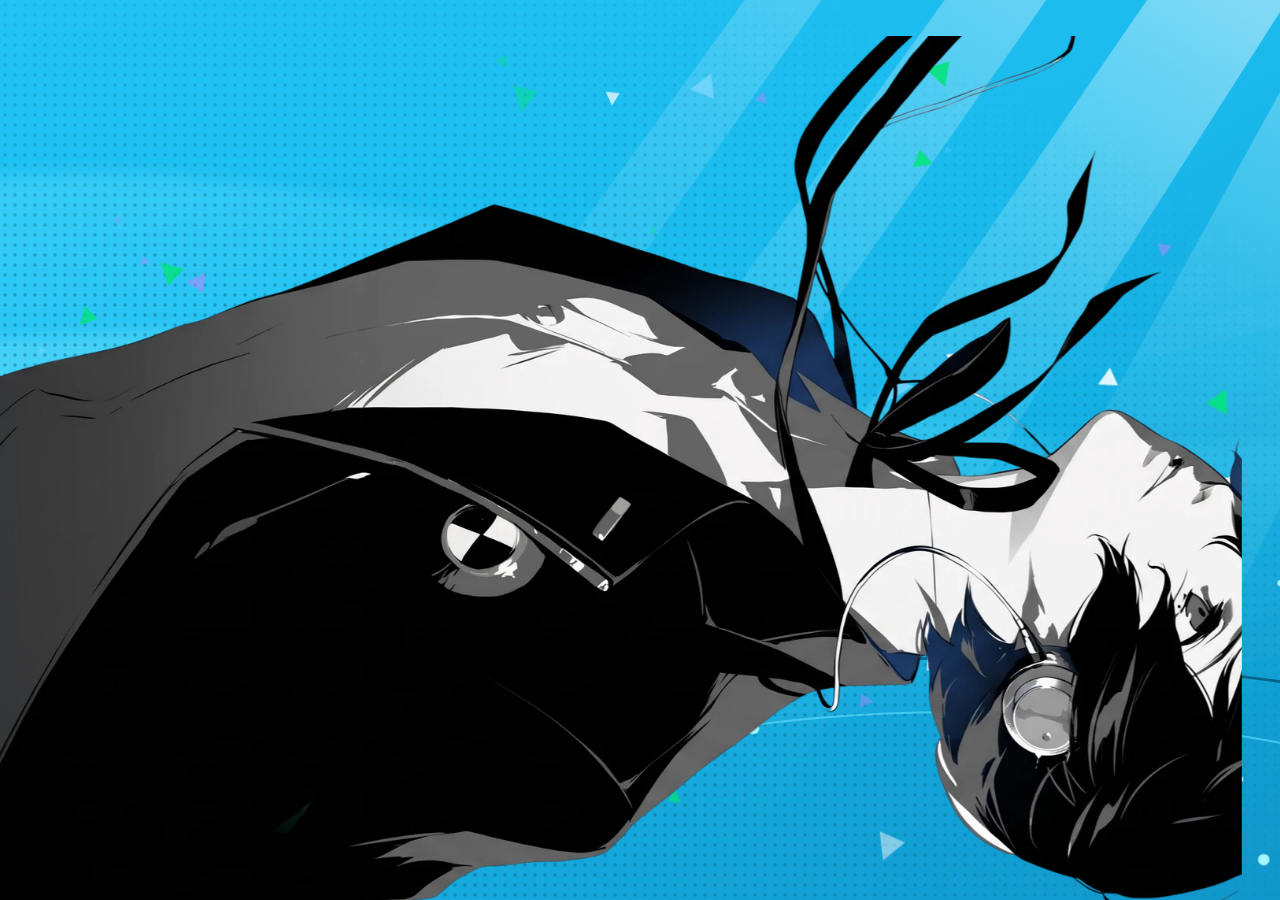
<file: skills-bg.html>
<!DOCTYPE html>
<html lang="id">
<head>
<meta charset="UTF-8">
<meta name="viewport" content="width=device-width, initial-scale=1">
<title>Persona 3 Reload - Skills Background Frame</title>
<link rel="preconnect" href="https://fonts.googleapis.com">
<link rel="preconnect" href="https://fonts.gstatic.com" crossorigin>
<link href="https://fonts.googleapis.com/css2?family=Orbitron:wght@400;700;900&display=swap" rel="stylesheet">
<style>
  * { box-sizing: border-box; margin: 0; padding: 0; }
  html, body {
    width: 100%;
    height: 100%;
    overflow: hidden;
    background: #081622;
    font-family: "Orbitron", system-ui, -apple-system, sans-serif;
    color: #fff;
  }

  /* ===== FULLSCREEN CONTAINER (OPTIMIZED WITH CSS CONTAINMENT) ===== */
  .p3r-skills {
    position: fixed;
    inset: 0;
    width: 100vw;
    height: 100vh;
    overflow: hidden;
    background: #1bbbee;
    isolation: isolate;
    contain: strict;
  }

  .p3r-skills svg,
  .p3r-skills__char-wrap {
    position: absolute;
    inset: 0;
    width: 100%;
    height: 100%;
  }

  /* ===== 1. UNDERWATER SUNBEAMS / GOD RAYS ===== */
  .p3r-god-rays {
    transform-origin: 1100px -50px;
    will-change: transform, opacity;
    animation: p3r-ray-drift 8s ease-in-out infinite alternate;
  }

  @keyframes p3r-ray-drift {
    0% {
      opacity: 0.35;
      transform: skewX(0deg);
    }
    50% {
      opacity: 0.65;
      transform: skewX(-2.5deg);
    }
    100% {
      opacity: 0.42;
      transform: skewX(-1.2deg);
    }
  }

  /* ===== 2. DUAL-LAYER WATER CAUSTICS ===== */
  .p3r-caustic-layer-1 {
    will-change: transform, opacity;
    animation: p3r-caustic-drift-1 7s ease-in-out infinite alternate;
  }

  @keyframes p3r-caustic-drift-1 {
    0% {
      transform: scale3d(1, 1, 1) translate3d(0, 0, 0);
      opacity: 0.75;
    }
    100% {
      transform: scale3d(1.03, 1.02, 1) translate3d(16px, -14px, 0);
      opacity: 0.95;
    }
  }

  .p3r-caustic-layer-2 {
    will-change: transform, opacity;
    animation: p3r-caustic-drift-2 9s ease-in-out infinite alternate;
  }

  @keyframes p3r-caustic-drift-2 {
    0% {
      transform: scale3d(1.02, 1.03, 1) translate3d(12px, 10px, 0);
      opacity: 0.6;
    }
    100% {
      transform: scale3d(1, 1, 1) translate3d(-15px, -8px, 0);
      opacity: 0.85;
    }
  }

  /* ===== 3. KARAKTER MAKOTO YUKI (FLOATING KE BAWAH & KE KIRI) ===== */
  .p3r-skills__char-wrap {
    position: absolute;
    left: -3%;
    right: 0;
    top: 4%;
    bottom: -4%;
    height: 100%;
    pointer-events: none;
    z-index: 5;
    will-change: transform;
    transform-origin: 30% 70%;
    animation: p3r-drift-down-left 5.4s cubic-bezier(0.42, 0.08, 0.28, 1) infinite alternate;
  }

  @keyframes p3r-drift-down-left {
    0% {
      transform: translate3d(0, 0, 0) rotate(0deg);
    }
    100% {
      /* Mengambang lebih terasa ke arah bawah (+14px) dan ke kiri (-18px) */
      transform: translate3d(-18px, 14px, 0) rotate(-0.8deg);
    }
  }
  .p3r-skills__char {
    position: absolute;
    left: 0;
    bottom: 0;
    width: 100%;
    height: 100%;
    object-fit: cover;
    object-position: left bottom;
    pointer-events: none;
    user-select: none;
  }
  /* Responsive Tablet & Mobile (Karakter Utuh Tanpa Terpotong) */
  @media (max-width: 1024px) {
    .p3r-skills__char-wrap {
      position: absolute;
      inset: 0;
      width: 100%;
      height: 100%;
      pointer-events: none;
    }
    .p3r-skills__char {
      position: absolute;
      right: 0;
      bottom: 0;
      height: 70vh;
      max-height: 720px;
      width: auto;
      max-width: none;
      object-fit: contain;
      transform: translateX(-24%);
    }
  }
  @media (max-width: 767px) {
    .p3r-skills__char {
      bottom: -10px;
      height: 52vh;
      max-height: 480px;
      transform: translateX(-22%);
      opacity: 0.65;
    }
  }

  /* ===== 4. HEADPHONE ACOUSTIC RIPPLES ===== */
  .p3r-hp-ring {
    transform-origin: 855px 542px;
    animation: p3r-sonar-ring 2.4s cubic-bezier(0.1, 0.7, 0.2, 1) infinite;
  }
  .p3r-hp-ring:nth-child(2) { animation-delay: 0.4s; }
  .p3r-hp-ring:nth-child(3) { animation-delay: 0.8s; }
  .p3r-hp-ring:nth-child(4) { animation-delay: 1.3s; }

  @keyframes p3r-sonar-ring {
    0% {
      r: 12px;
      stroke-width: 3px;
      stroke: #5ce8ff;
      opacity: 0.95;
    }
    60% {
      stroke: #00b4d8;
      opacity: 0.55;
    }
    100% {
      r: 65px;
      stroke-width: 0.8px;
      stroke: #007799;
      opacity: 0;
    }
  }

  /* ===== 5. EVOKER BUCKLE METALLIC GLINT ===== */
  .p3r-buckle-glint {
    transform-origin: 414px 404px;
    animation: p3r-glint-flash 4s ease-in-out infinite;
  }

  @keyframes p3r-glint-flash {
    0%, 80%, 100% {
      opacity: 0;
      transform: scale(0.2) rotate(0deg);
    }
    88% {
      opacity: 1;
      transform: scale(1.2) rotate(45deg);
    }
    94% {
      opacity: 0.4;
      transform: scale(0.6) rotate(90deg);
    }
  }

  /* ===== 6. MULTICOLOR FLOATING PRISM SHARDS ===== */
  .p3r-shard {
    transform-box: fill-box;
    transform-origin: center center;
    will-change: transform, opacity;
    animation: p3r-prism-float 4.5s ease-in-out infinite;
  }

  @keyframes p3r-prism-float {
    0%, 100% {
      transform: translate3d(0, 0, 0) rotate(0deg);
      opacity: 0.85;
    }
    50% {
      transform: translate3d(var(--tx, 10px), var(--ty, -26px), 0) rotate(var(--rot, 28deg));
      opacity: 0.3;
    }
  }

  /* Shard Colors */
  .shard-green  { fill: #00e676; }
  .shard-purple { fill: #b388ff; }
  .shard-cyan   { fill: #80d8ff; }
  .shard-white  { fill: #ffffff; }
  /* ===== 7. RISING WATER BUBBLES / LIGHT MOTES ===== */
  .p3r-bubble {
    will-change: transform, opacity;
    animation: p3r-bubble-rise var(--dur, 6s) linear infinite;
  }

  @keyframes p3r-bubble-rise {
    0% {
      transform: translate3d(0, 0, 0);
      opacity: 0;
    }
    15% {
      opacity: var(--op, 0.75);
    }
    85% {
      opacity: var(--op, 0.75);
    }
    100% {
      transform: translate3d(var(--drift, 18px), -380px, 0);
      opacity: 0;
    }
  }
</style>
</head>
<body>

<section class="p3r-skills" aria-label="Persona 3 Reload - Skills Background Frame">

  <!-- Layer 1: Background SVG (Gradasi Laut + God Rays + Dual Caustics + Halftone + Shards Belakang) -->
  <svg class="p3r-skills__back" viewBox="0 0 1280 720" preserveAspectRatio="xMidYMid slice" aria-hidden="true">
    <defs>
      <!-- Base Cyan/Turquoise Ocean Gradient -->
      <linearGradient id="p3r-skills-base" x1="0" y1="0" x2="1" y2="1">
        <stop offset="0%" stop-color="#22c4f5"/>
        <stop offset="45%" stop-color="#1bbbee"/>
        <stop offset="100%" stop-color="#0f92c6"/>
      </linearGradient>

      <!-- Underwater Sunbeam / God Ray Gradient -->
      <linearGradient id="p3r-ray-grad" x1="0.8" y1="0" x2="0.2" y2="1">
        <stop offset="0%" stop-color="#ffffff" stop-opacity="0.45"/>
        <stop offset="35%" stop-color="#a6f2ff" stop-opacity="0.22"/>
        <stop offset="100%" stop-color="#1bbbee" stop-opacity="0"/>
      </linearGradient>

      <!-- Water Caustic Ribbon Gradient 1 -->
      <linearGradient id="p3r-caustic-grad-1" x1="0" y1="0" x2="0.8" y2="1">
        <stop offset="0%" stop-color="#72e6ff" stop-opacity="0.38"/>
        <stop offset="50%" stop-color="#28d0ff" stop-opacity="0.16"/>
        <stop offset="100%" stop-color="#0d84b8" stop-opacity="0"/>
      </linearGradient>

      <!-- Water Caustic Ribbon Gradient 2 -->
      <linearGradient id="p3r-caustic-grad-2" x1="0.2" y1="0" x2="0.9" y2="1">
        <stop offset="0%" stop-color="#90f0ff" stop-opacity="0.32"/>
        <stop offset="60%" stop-color="#3de0ff" stop-opacity="0.12"/>
        <stop offset="100%" stop-color="#077aa8" stop-opacity="0"/>
      </linearGradient>

      <!-- Soft Glow Blur Filter -->
      <filter id="p3r-skills-blur" x="-20%" y="-20%" width="140%" height="140%">
        <feGaussianBlur stdDeviation="6"/>
      </filter>

      <!-- Tekstur Halftone Grid Pattern -->
      <pattern id="p3r-skills-dots" width="8" height="8" patternUnits="userSpaceOnUse">
        <circle cx="4" cy="4" r="1.35" fill="#034862"/>
      </pattern>
      <radialGradient id="p3r-skills-mask-grad" cx="0.25" cy="0.65" r="0.75">
        <stop offset="0%" stop-color="#fff" stop-opacity="0.75"/>
        <stop offset="60%" stop-color="#fff" stop-opacity="0.35"/>
        <stop offset="100%" stop-color="#fff" stop-opacity="0"/>
      </radialGradient>
      <mask id="p3r-skills-texture-mask">
        <rect width="1280" height="720" fill="url(#p3r-skills-mask-grad)"/>
      </mask>
    </defs>

    <!-- Base Canvas Background -->
    <rect width="1280" height="720" fill="url(#p3r-skills-base)"/>

    <!-- Underwater Sunbeams (God Rays) -->
    <g class="p3r-god-rays">
      <polygon points="1220,-50 1380,-50 980,750 780,750" fill="url(#p3r-ray-grad)"/>
      <polygon points="1080,-50 1190,-50 680,750 530,750" fill="url(#p3r-ray-grad)"/>
      <polygon points="920,-50 1000,-50 440,750 340,750" fill="url(#p3r-ray-grad)" opacity="0.7"/>
      <polygon points="760,-50 820,-50 260,750 180,750" fill="url(#p3r-ray-grad)" opacity="0.45"/>
    </g>

    <!-- Dual-Layer Water Caustics -->
    <g class="p3r-caustic-layer-1">
      <path d="M -80 180 Q 240 80 620 220 T 1360 140 L 1360 480 Q 880 380 440 520 T -80 420 Z"
            fill="url(#p3r-caustic-grad-1)" filter="url(#p3r-skills-blur)"/>
    </g>
    <g class="p3r-caustic-layer-2">
      <path d="M -60 300 Q 340 220 800 320 T 1360 240 L 1360 620 Q 940 500 500 640 T -60 560 Z"
            fill="url(#p3r-caustic-grad-2)" filter="url(#p3r-skills-blur)"/>
    </g>

    <!-- Tekstur Halftone Lembut -->
    <rect width="1280" height="720" fill="url(#p3r-skills-dots)" mask="url(#p3r-skills-texture-mask)" opacity="0.8"/>

    <!-- Garis Busur Tipis Aksen -->
    <path d="M 120 740 Q 640 420 1340 580" fill="none" stroke="#004662" stroke-width="2.2" opacity="0.65"/>
    <path d="M 280 740 Q 740 460 1340 640" fill="none" stroke="#68e5ff" stroke-width="1.6" opacity="0.55"/>

    <!-- Shards Belakang Karakter (Lapisan Kedalaman) -->
    <g id="p3rBackShards"></g>

    <!-- Gelembung Air / Partikel Cahaya Bawah Air -->
    <g id="p3rBubbles"></g>
  </svg>

  <!-- Layer 2: Karakter Makoto Yuki (skills-char.webp dengan PNG Fallback & Floating Halus) -->
  <div class="p3r-skills__char-wrap">
    <picture>
      <source srcset="skills-char.webp" type="image/webp">
      <img class="p3r-skills__char" src="skills-char.png" alt="Persona 3 Reload Protagonist - Skills" decoding="async" fetchpriority="high">
    </picture>

    <!-- Headphone Acoustic Soundwave Ripples (Mengikuti gerakan kepala) -->
    <svg viewBox="0 0 1280 720" preserveAspectRatio="xMidYMid slice" aria-hidden="true">
      <circle cx="855" cy="542" r="14" fill="none" class="p3r-hp-ring"/>
      <circle cx="855" cy="542" r="14" fill="none" class="p3r-hp-ring"/>
      <circle cx="855" cy="542" r="14" fill="none" class="p3r-hp-ring"/>
      <circle cx="855" cy="542" r="14" fill="none" class="p3r-hp-ring"/>
    </svg>
  </div>

  <!-- Layer 3: Foreground Shards Beraneka Warna + Kilatan Gesper Evoker -->
  <svg class="p3r-skills__front" viewBox="0 0 1280 720" preserveAspectRatio="xMidYMid slice" aria-hidden="true">
    <!-- Kilatan Refleksi Gesper Evoker (Glint / Lens Flare) -->
    <g class="p3r-buckle-glint">
      <polygon points="414,394 417,404 427,404 419,409 422,419 414,413 406,419 409,409 401,404 411,404"
               fill="#ffffff"/>
      <circle cx="414" cy="404" r="5" fill="#a4f4ff" opacity="0.9" filter="url(#p3r-skills-blur)"/>
    </g>

    <!-- Serpihan Kaca Prismatik Depan (Hijau, Ungu, Cyan, Putih) -->
    <g id="p3rSkillsShards"></g>
  </svg>

</section>

<script>
(() => {
  const NS = "http://www.w3.org/2000/svg";
  let seed = 88;
  const rnd = () => ((seed = (seed * 16807) % 2147483647) - 1) / 2147483646;
  const colorClasses = ["shard-green", "shard-purple", "shard-cyan", "shard-white"];

  // Helper untuk membuat serpihan segitiga
  const createShards = (container, count, minS, maxS, minOp, maxOp) => {
    const fragment = document.createDocumentFragment();
    for (let i = 0; i < count; i++) {
      const cx = 50 + rnd() * 1180;
      const cy = 40 + rnd() * 640;
      const s = minS + rnd() * (maxS - minS);
      const a = rnd() * Math.PI * 2;
      const pt = [0, 2.2, 4.2].map(k => (cx + s * Math.cos(a + k)).toFixed(1) + "," + (cy + s * Math.sin(a + k)).toFixed(1));

      const colorClass = colorClasses[Math.floor(rnd() * colorClasses.length)];
      const poly = document.createElementNS(NS, "polygon");
      poly.setAttribute("points", pt.join(" "));
      poly.setAttribute("fill-opacity", (minOp + rnd() * (maxOp - minOp)).toFixed(2));
      poly.setAttribute("class", `p3r-shard ${colorClass}`);

      poly.style.setProperty("--tx", `${(-14 + rnd() * 32).toFixed(1)}px`);
      poly.style.setProperty("--ty", `${(-24 - rnd() * 38).toFixed(1)}px`);
      poly.style.setProperty("--rot", `${(-50 + rnd() * 100).toFixed(1)}deg`);
      poly.style.animationDelay = `${(rnd() * 4.2).toFixed(2)}s`;
      poly.style.animationDuration = `${(3.0 + rnd() * 2.8).toFixed(2)}s`;

      fragment.appendChild(poly);
    }
    container.appendChild(fragment);
  };

  // 1. Shards Belakang (35 buah) - lebih kecil & halus
  const backShards = document.getElementById("p3rBackShards");
  if (backShards) createShards(backShards, 35, 3, 7, 0.25, 0.55);

  // 2. Shards Depan (40 buah) - lebih besar, tajam & berkilau
  const frontShards = document.getElementById("p3rSkillsShards");
  if (frontShards) createShards(frontShards, 40, 5, 14, 0.45, 0.95);

  // 3. Gelembung Air / Partikel Cahaya Bawah Air (30 buah)
  const bubbleContainer = document.getElementById("p3rBubbles");
  if (bubbleContainer) {
    const frag = document.createDocumentFragment();
    for (let i = 0; i < 30; i++) {
      const cx = 80 + rnd() * 1120;
      const cy = 350 + rnd() * 350;
      const r = 1.5 + rnd() * 3.5;
      const dur = 4.5 + rnd() * 5.0;
      const delay = rnd() * 6.0;
      const op = 0.4 + rnd() * 0.45;
      const drift = -20 + rnd() * 40;

      const circle = document.createElementNS(NS, "circle");
      circle.setAttribute("cx", cx.toFixed(1));
      circle.setAttribute("cy", cy.toFixed(1));
      circle.setAttribute("r", r.toFixed(1));
      circle.setAttribute("fill", rnd() < 0.3 ? "#ffffff" : "#a6f4ff");
      circle.setAttribute("class", "p3r-bubble");

      circle.style.setProperty("--dur", `${dur.toFixed(2)}s`);
      circle.style.setProperty("--op", op.toFixed(2));
      circle.style.setProperty("--drift", `${drift.toFixed(1)}px`);
      circle.style.animationDelay = `${delay.toFixed(2)}s`;

      frag.appendChild(circle);
    }
    bubbleContainer.appendChild(frag);
  }
})();
</script>
</body>
</html>
</file>
<file: style.css>
/* ==========================================================================
   PERSONA 3 RELOAD — PAUSE MENU PORTFOLIO
   Font, warna, dan token desain resmi Atlus P3R
   ========================================================================== */

/* --------------------------------------------------------------------------
   Font Declarations (Font Otentik Persona 3 Reload)
   -------------------------------------------------------------------------- */
@font-face {
  font-family: "Rodin Pro";
  src: url("fonts/Rodin Pro EB.otf") format("opentype");
  font-weight: 800;
  font-style: normal;
  font-display: swap;
}

@font-face {
  font-family: "Rodin Pro Medium";
  src: url("fonts/Rodin Pro DB.otf") format("opentype");
  font-weight: 500;
  font-style: normal;
  font-display: swap;
}

@font-face {
  font-family: "Rodin Pro Bold";
  src: url("fonts/Rodin Pro UB.otf") format("opentype");
  font-weight: 900;
  font-style: normal;
  font-display: swap;
}

@font-face {
  font-family: "NewRodin Pro";
  src: url("fonts/NewRodin Pro DB.otf") format("opentype");
  font-weight: normal;
  font-style: normal;
  font-display: swap;
}

@font-face {
  font-family: "NewRodin Pro UB";
  src: url("fonts/NewRodin Pro UB.otf") format("opentype");
  font-weight: 900;
  font-style: normal;
  font-display: swap;
}

@font-face {
  font-family: "Skip Std B";
  src: url("fonts/Skip Std B.otf") format("opentype");
  font-weight: bold;
  font-style: normal;
  font-display: swap;
}

/* --------------------------------------------------------------------------
   Design Tokens
   -------------------------------------------------------------------------- */
:root {
  --color-fg: #ffffff;
  --color-bg: #015fcc;
  --color-bg-dark: #031f64;
  --color-night: #001233;
  --color-red: #ff0000;
  --color-red-deep: #e60024;
  --color-pink: #fd77d9;
  --color-muted: rgba(255, 255, 255, 0.4);
  --color-border: #5d6a88;

  --color-button-1: #16cffb;
  --color-button-2: #7de6fd;
  --color-button-3: #77fefc;

  --font-rodin: "Rodin Pro Bold", "Rodin Pro", sans-serif;
  --font-rodin-medium: "Rodin Pro Medium", sans-serif;
  --font-new-rodin: "NewRodin Pro", sans-serif;
  --font-new-rodin-ub: "NewRodin Pro UB", sans-serif;
  --font-skip: "Skip Std B", sans-serif;
  --font-poppins: "Poppins", system-ui, sans-serif;

  --text-shadow-border:
    0 1px 0 var(--color-border), 0 -1px 0 var(--color-border), 1px 0 0 var(--color-border), -1px 0 0 var(--color-border),
    -1px -1px 0 var(--color-border), 1px -1px 0 var(--color-border), 1px 1px 0 var(--color-border), -1px 1px 0 var(--color-border),
    0 1px 4px rgba(0, 0, 0, 0.5);
}

*,
*::before,
*::after {
  box-sizing: border-box;
  margin: 0;
  padding: 0;
}

html,
body {
  width: 100%;
  height: 100%;
  overflow: hidden;
  background-color: var(--color-night);
  color: var(--color-fg);
  font-family: var(--font-rodin);
  user-select: none;
  -webkit-font-smoothing: antialiased;
}

button {
  font: inherit;
  color: inherit;
}

/* --------------------------------------------------------------------------
   Small Screen Warning (Disabled — Mobile & Tablet Supported)
   -------------------------------------------------------------------------- */
.mobile-warning {
  display: none !important;
}

/* --------------------------------------------------------------------------
   Loading screen
   -------------------------------------------------------------------------- */
.loading-screen {
  position: fixed;
  inset: 0;
  z-index: 500;
  display: flex;
  flex-direction: column;
  justify-content: flex-end;
  align-items: flex-end;
  padding: 4rem 5rem;
  background: radial-gradient(circle at 85% 85%, #16cffb 0%, #0099ff 28%, #015fcc 62%, #003a8c 100%);
  cursor: pointer;
  transition: opacity 0.4s cubic-bezier(0.16, 1, 0.3, 1), transform 0.4s cubic-bezier(0.16, 1, 0.3, 1);
}

.loading-screen::before {
  content: "";
  position: absolute;
  inset: 0;
  background-image:
    linear-gradient(rgba(255, 255, 255, 0.08) 1px, transparent 1px),
    linear-gradient(90deg, rgba(255, 255, 255, 0.08) 1px, transparent 1px);
  background-size: 40px 40px;
  pointer-events: none;
}

.loading-screen.dismissed {
  opacity: 0;
  transform: scale(1.04);
  pointer-events: none;
}

.loading-hint {
  font-family: var(--font-new-rodin);
  font-size: 0.95rem;
  color: rgba(255, 255, 255, 0.7);
  letter-spacing: 0.1em;
  margin-bottom: 0.5rem;
  text-transform: uppercase;
  animation: pulseHint 1.4s infinite ease-in-out;
}

@keyframes pulseHint {

  0%,
  100% {
    opacity: 0.4;
  }

  50% {
    opacity: 1;
  }
}

.loading-hud {
  position: relative;
  display: flex;
  flex-direction: column;
  align-items: flex-end;
  gap: 0.75rem;
  min-width: 28rem;
}

.loading-title {
  font-family: var(--font-rodin);
  font-size: 3rem;
  font-style: italic;
  font-weight: 900;
  letter-spacing: -0.06em;
  text-shadow: 0 2px 15px rgba(0, 0, 0, 0.3), 0 0 25px rgba(22, 207, 251, 0.6);
}

.loading-dots span {
  display: inline-block;
  opacity: 0.25;
  animation: dotBlink 1.4s infinite;
}

.loading-dots span:nth-child(2) {
  animation-delay: 0.2s;
}

.loading-dots span:nth-child(3) {
  animation-delay: 0.4s;
}

@keyframes dotBlink {

  0%,
  100% {
    opacity: 0.25;
  }

  50% {
    opacity: 1;
    color: #ffffff;
  }
}

.loading-bar-row {
  display: flex;
  align-items: center;
  gap: 1.25rem;
  width: 100%;
}

.loading-track {
  flex: 1;
  height: 0.85rem;
  background: rgba(1, 31, 100, 0.75);
  border: 2px solid rgba(255, 255, 255, 0.8);
  transform: skewX(-20deg);
  overflow: hidden;
  box-shadow: inset 0 0 6px rgba(0, 0, 0, 0.6), 0 4px 12px rgba(0, 0, 0, 0.2);
}

.loading-fill {
  position: relative;
  width: 0%;
  height: 100%;
  background: linear-gradient(90deg, #16cffb, #ffffff);
  box-shadow: 0 0 12px rgba(255, 255, 255, 0.9);
  transition: width 0.12s ease-out;
}

.loading-fill::after {
  content: "";
  position: absolute;
  top: 0;
  right: 0;
  bottom: 0;
  width: 5px;
  background: var(--color-red);
  box-shadow: 0 0 8px var(--color-red);
}

.loading-percent {
  min-width: 5rem;
  text-align: right;
  font-family: var(--font-rodin);
  font-size: 2.5rem;
  font-style: italic;
  font-weight: 900;
  letter-spacing: -0.05em;
  text-shadow: 0 2px 10px rgba(0, 0, 0, 0.4), 0 0 15px rgba(22, 207, 251, 0.6);
}

/* --------------------------------------------------------------------------
   Homepage: 100% Bebas Video (Makoto WebP + CSS Water Stage & Caustics)
   -------------------------------------------------------------------------- */
.homepage-water-stage {
  position: absolute;
  inset: 0;
  width: 100vw;
  height: 100vh;
  pointer-events: none;
  z-index: 1;
  overflow: hidden;
}

.makoto-submerged-layer {
  position: absolute;
  inset: -1.5%;
  width: 103vw;
  height: 103vh;
  background-image: url("assets/bg-makoto-frame.webp");
  background-size: cover;
  background-position: left bottom;
  pointer-events: none;
  z-index: 1;
  transform-origin: 18% 12%;
  /* Anchor di bahu atas/wedge kiri sehingga frame tidak bergeser aneh */
  animation: makotoWaterSway 7.5s cubic-bezier(0.45, 0.05, 0.55, 0.95) infinite;
  will-change: transform;
  filter: drop-shadow(0 0 24px rgba(0, 160, 255, 0.24));
}

@keyframes makotoWaterSway {
  0% {
    transform: rotate(0deg) scale(1) translate3d(0, 0, 0);
  }

  24% {
    transform: rotate(-0.8deg) scale(1.01) translate3d(5px, -8px, 0);
  }

  52% {
    transform: rotate(0.5deg) scale(1.018) translate3d(2px, -15px, 0);
  }

  76% {
    transform: rotate(1.1deg) scale(1.012) translate3d(-6px, -8px, 0);
  }

  100% {
    transform: rotate(0deg) scale(1) translate3d(0, 0, 0);
  }
}

/* Berkas Sinar Matahari Menembus Air (Volumetric Sunbeams) */
.caustic-sunbeams {
  position: absolute;
  inset: -10%;
  z-index: 2;
  pointer-events: none;
  background:
    linear-gradient(218deg, rgba(22, 207, 251, 0.32) 0%, rgba(0, 102, 255, 0.12) 36%, transparent 65%),
    conic-gradient(from 220deg at 86% -8%, rgba(255, 255, 255, 0.22) 0deg, transparent 20deg, rgba(0, 240, 255, 0.24) 42deg, transparent 68deg);
  mix-blend-mode: screen;
  animation: sunbeamWaft 8s ease-in-out infinite alternate;
  will-change: opacity, transform;
}

@keyframes sunbeamWaft {
  0% {
    opacity: 0.6;
    transform: scale(1) rotate(0deg);
  }

  50% {
    opacity: 0.95;
    transform: scale(1.03) rotate(1deg);
  }

  100% {
    opacity: 0.7;
    transform: scale(1.01) rotate(-0.8deg);
  }
}

/* 2 Lapis Riak Cahaya Caustics Menari di Permukaan & Tubuh Makoto */
.caustic-shimmer-1 {
  position: absolute;
  inset: -15%;
  z-index: 3;
  pointer-events: none;
  background:
    radial-gradient(ellipse 50% 28% at 45% 25%, rgba(22, 207, 251, 0.26), transparent 70%),
    linear-gradient(130deg, transparent 20%, rgba(255, 255, 255, 0.12) 35%, transparent 50%),
    conic-gradient(from 190deg at 35% 25%, rgba(0, 240, 255, 0.2), transparent 30%, rgba(125, 230, 253, 0.22) 50%, transparent 70%);
  mix-blend-mode: color-dodge;
  animation: causticDriftA 11s ease-in-out infinite alternate;
  will-change: transform, opacity;
}

.caustic-shimmer-2 {
  position: absolute;
  inset: -15%;
  z-index: 3;
  pointer-events: none;
  background:
    radial-gradient(ellipse 40% 22% at 60% 60%, rgba(0, 240, 255, 0.2), transparent 65%),
    linear-gradient(145deg, transparent 38%, rgba(255, 255, 255, 0.1) 52%, transparent 66%);
  mix-blend-mode: overlay;
  animation: causticDriftB 13s ease-in-out infinite alternate;
  will-change: transform;
}

@keyframes causticDriftA {
  0% {
    transform: translate3d(-18px, -10px, 0) scale(1) rotate(-1deg);
    opacity: 0.7;
  }

  100% {
    transform: translate3d(20px, 14px, 0) scale(1.05) rotate(1.8deg);
    opacity: 1;
  }
}

@keyframes causticDriftB {
  0% {
    transform: translate3d(16px, 10px, 0) scale(1.04) rotate(1deg);
    opacity: 0.6;
  }

  100% {
    transform: translate3d(-16px, -12px, 0) scale(0.98) rotate(-1.2deg);
    opacity: 0.95;
  }
}

.water-canvas {
  position: absolute;
  inset: 0;
  width: 100%;
  height: 100%;
  z-index: 4;
  pointer-events: none;
}

.vignette {
  position: fixed;
  inset: 0;
  z-index: 22;
  pointer-events: none;
  background:
    linear-gradient(to right, rgba(0, 0, 0, 0.6) 0%, rgba(0, 0, 0, 0.25) 3.5%, transparent 12%, transparent 88%, rgba(0, 0, 0, 0.25) 96.5%, rgba(0, 0, 0, 0.6) 100%),
    linear-gradient(to bottom, rgba(0, 0, 0, 0.35) 0%, transparent 5%, transparent 95%, rgba(0, 0, 0, 0.45) 100%);
}

/* --------------------------------------------------------------------------
   Main Menu UI Elements (Matching Foto 2)
   -------------------------------------------------------------------------- */
.main-menu {
  position: relative;
  width: 100vw;
  height: 100vh;
  overflow: hidden;
  background-color: var(--color-night);
}

/* Kotak Current Wallet di Kiri Atas (Persis Foto 2) */
.wallet-badge {
  position: absolute;
  top: 4vh;
  left: 5.5vw;
  background: #ffffff;
  border: 2.5px solid #000000;
  padding: 8px 24px 8px 16px;
  z-index: 25;
  box-shadow: 3px 3px 0 rgba(0, 0, 0, 0.4);
  user-select: none;
}

.wallet-amount {
  font-family: var(--font-rodin);
  font-size: clamp(1.4rem, 1.6vw, 1.9rem);
  font-weight: 900;
  color: #000000;
  line-height: 1;
  letter-spacing: -0.04em;
}

.wallet-label {
  font-family: var(--font-rodin-medium);
  font-size: clamp(0.7rem, 0.75vw, 0.85rem);
  font-weight: 500;
  color: #000000;
  margin-top: 2px;
  letter-spacing: 0.02em;
}

/* Watermark 01 MAIN di pita miring kiri (Persis Foto 2) */
.side-watermark-main {
  position: absolute;
  left: -2rem;
  top: 14vh;
  font-family: var(--font-rodin);
  font-size: 20vh;
  font-style: italic;
  font-weight: 900;
  letter-spacing: -0.06em;
  color: #000000;
  transform: rotate(90deg);
  transform-origin: left top;
  pointer-events: none;
  user-select: none;
  z-index: 10;
  opacity: 0.95;
}

/* Side Number watermark (01, 02, etc.) */
.side-number {
  position: absolute;
  left: -4.5rem;
  top: -18rem;
  font-size: 37vh;
  font-family: var(--font-rodin);
  font-style: italic;
  font-weight: 900;
  letter-spacing: -0.2em;
  color: var(--color-muted);
  transform: rotate(90deg);
  pointer-events: none;
  user-select: none;
  z-index: 10;
  transition: opacity 0.18s ease, transform 0.22s cubic-bezier(0.16, 1, 0.3, 1);
  will-change: transform, opacity;
}

.side-number.changing {
  opacity: 0.15;
  transform: rotate(90deg) scale(0.9) translateY(24px);
}

/* Header Profil Nama Kanan Atas */
.menu-profile {
  position: fixed;
  top: 3.8vh;
  right: 4.5vw;
  display: flex;
  flex-direction: column;
  align-items: flex-end;
  pointer-events: none;
  user-select: none;
  opacity: 0;
  transform: translateX(100px) skewX(-10deg);
  z-index: 25;
}

.menu-profile-name {
  font-family: var(--font-rodin);
  font-size: clamp(2.4rem, 2.8vw, 3.4rem);
  font-style: italic;
  font-weight: 900;
  letter-spacing: -0.04em;
  color: #ffffff;
  text-transform: uppercase;
  line-height: 1;
  text-shadow:
    0 3px 18px rgba(0, 0, 0, 0.8),
    0 0 25px rgba(22, 207, 251, 0.75),
    0 0 50px rgba(0, 153, 255, 0.5);
}

.menu-profile-line {
  margin-top: 0.65rem;
  height: 4px;
  width: clamp(220px, 20vw, 320px);
  background: linear-gradient(270deg, #16cffb 0%, #0099ff 70%, transparent 100%);
  box-shadow: 0 0 12px rgba(22, 207, 251, 0.9), 0 0 24px rgba(0, 153, 255, 0.6);
  border-radius: 2px;
}

/* --------------------------------------------------------------------------
   Menu Column & SVG Option Stack (Shifted to right of Makoto)
   -------------------------------------------------------------------------- */
.menu-column {
  position: absolute;
  top: 55%;
  transform: translateY(-50%);
  left: 44rem;
  display: flex;
  flex-direction: column;
  align-items: flex-start;
  justify-content: center;
  pointer-events: auto;
  z-index: 20;
}

@media (min-width: 1800px) {
  .menu-column {
    left: 52rem;
  }
}

@media (max-width: 1500px) {
  .menu-column {
    left: 38rem;
  }
}

@media (max-width: 1350px) {
  .menu-column {
    left: 31rem;
  }
}

@media (max-width: 1100px) {
  .menu-column {
    left: 24rem;
  }
}

@media (max-height: 860px) {
  .menu-column {
    transform: translateY(-50%) scale(0.86);
    transform-origin: left center;
  }
}

@media (max-height: 720px) {
  .menu-column {
    transform: translateY(-50%) scale(0.74);
    transform-origin: left center;
  }
}

.options-list {
  display: flex;
  flex-direction: column;
  align-items: flex-start;
  pointer-events: auto;
}

/* Item Options: SVG ignores pointer-events so lower items NEVER block higher ones! */
.option-item {
  position: relative;
  margin-top: -8.6rem;
  pointer-events: none !important;
  opacity: 0;
  transform: translateX(110px) skewX(-8deg);
  will-change: transform, opacity;
}

.option-item:first-of-type {
  margin-top: 0;
}

.option-item.selected {
  z-index: 20 !important;
}

/* Dedicated Invisible Hitbox for instantaneous, 100% reliable mouse hover! */
.option-hitbox {
  position: absolute;
  left: 0;
  top: 50%;
  transform: translateY(-50%);
  width: 520px;
  height: 4.8rem;
  outline: none;
  pointer-events: auto !important;
  cursor: pointer;
  background: transparent;
  border: none;
  z-index: 10;
}

.option-svg {
  display: block;
  cursor: pointer;
  outline: none;
  pointer-events: none !important;
  transform-origin: 25% center;
  transition: transform 0.15s ease-out;
  overflow: visible;
}

.option-text {
  font-family: var(--font-rodin);
  font-size: 5.4rem;
  font-style: italic;
  font-weight: 900;
  letter-spacing: -0.09em;
  transform-origin: 25% center;
  transition: transform 0.12s cubic-bezier(0.175, 0.885, 0.32, 1.275);
}

.option-text.base-text {
  paint-order: stroke fill;
  stroke: #011f68;

  stroke-opacity: 0.8;
  stroke-linejoin: round;
  filter:
    drop-shadow(4px 6px 0px rgba(0, 15, 60, 0.6)) drop-shadow(0px 4px 18px rgba(0, 80, 220, 0.6));
}

.fill-button-1 {
  fill: var(--color-button-1);
}

.fill-button-2 {
  fill: var(--color-button-2);
}

.fill-button-3 {
  fill: var(--color-button-3);
}

.fill-pink {
  fill: var(--color-pink);
}

.fill-red {
  fill: var(--color-red);
}

.fill-fg {
  fill: var(--color-fg);
}

.fill-cyan-bright {
  fill: #3ee5ff !important;
}

.fill-cyan-light {
  fill: #7df2ff !important;
}

.fill-blue-electric {
  fill: #2284f5 !important;
}

.fill-blue-medium {
  fill: #1c6ed9 !important;
}

.option-item .selector-group,
.option-item .masked-red-group {
  display: none;
}

.option-item.selected .selector-group,
.option-item.selected .masked-red-group {
  display: block;
}

.option-item.selected .option-text {
  animation: p3TextBounce 0.22s cubic-bezier(0.175, 0.885, 0.32, 1.3) forwards;
}

@keyframes p3TextBounce {
  0% {
    transform: scale(1);
  }

  60% {
    transform: scale(1.22);
  }

  100% {
    transform: scale(1.15);
  }
}

/* Selected state: Jet Black text on White Banner with Red Slash like SKILL in P3R */
.option-item.selected .option-text.base-text {
  fill: #000000 !important;
  stroke: none !important;
  filter: none !important;
}

.option-item.selected .option-text.fill-red {
  fill: #ff1133 !important;
  stroke: none !important;
  filter: none !important;
}

.pulse-anim {
  animation: p3SelectorPulse 0.9s infinite ease-in-out;
}

@keyframes p3SelectorPulse {

  0%,
  75% {
    transform: scale(1);
  }

  85% {
    transform: scale(1.06);
  }

  92%,
  100% {
    transform: scale(1);
  }
}

/* Entrance Animations */
.menu-profile.entered {
  animation: p3rMenuEntrance 0.5s cubic-bezier(0.16, 1, 0.3, 1) 0.08s forwards;
}

.menu-column.entered .option-item:nth-of-type(1) {
  animation: p3rMenuEntrance 0.52s cubic-bezier(0.16, 1, 0.3, 1) 0.14s forwards;
}

.menu-column.entered .option-item:nth-of-type(2) {
  animation: p3rMenuEntrance 0.52s cubic-bezier(0.16, 1, 0.3, 1) 0.20s forwards;
}

.menu-column.entered .option-item:nth-of-type(3) {
  animation: p3rMenuEntrance 0.52s cubic-bezier(0.16, 1, 0.3, 1) 0.26s forwards;
}

.menu-column.entered .option-item:nth-of-type(4) {
  animation: p3rMenuEntrance 0.52s cubic-bezier(0.16, 1, 0.3, 1) 0.32s forwards;
}

@keyframes p3rMenuEntrance {
  0% {
    opacity: 0;
    transform: translateX(100px) skewX(-10deg) scale(0.96);
  }

  70% {
    opacity: 1;
    transform: translateX(-6px) skewX(2deg) scale(1.01);
  }

  100% {
    opacity: 1;
    transform: translateX(0) skewX(0) scale(1);
  }
}

/* --------------------------------------------------------------------------
   HUD Controls & BGM Toggle
   -------------------------------------------------------------------------- */
.hud-controls,
.page-hud {
  position: absolute;
  bottom: 1.5rem;
  right: 2.25rem;
  z-index: 25;
  display: flex;
  gap: 1.5rem;
  align-items: center;
  justify-content: flex-end;
  pointer-events: auto !important;
}

.page-hud-left {
  right: auto;
  left: 3vw;
  bottom: 3.5vh;
}

.buttons-row {
  display: flex;
  gap: 1.5rem;
  align-items: center;
  justify-content: flex-end;
}

.control-item {
  display: flex;
  gap: 0.5rem;
  align-items: center;
}

.hud-btn {
  background: transparent;
  border: none;
  cursor: pointer;
  transition: transform 0.15s ease;
}

.hud-btn:hover {
  transform: scale(1.08);
}

.hud-btn-bgm {
  background: rgba(3, 31, 100, 0.75);
  border: 1.5px solid var(--color-button-1);
  border-radius: 9999px;
  padding: 3px 12px 3px 10px;
  cursor: pointer;
  display: inline-flex;
  align-items: center;
  gap: 6px;
  transition: all 0.18s ease;
}

.hud-btn-bgm:hover {
  background: var(--color-button-1);
  transform: scale(1.05);
}

.hud-btn-bgm:hover .bgm-icon,
.hud-btn-bgm:hover .control-text {
  color: #020914 !important;
  text-shadow: none !important;
}

.bgm-icon {
  font-size: 1.15rem;
  color: var(--color-button-1);
  text-shadow: 0 0 8px var(--color-button-1);
}

.control-key {
  border-radius: 9999px;
  min-width: 1.85rem;
  height: 1.55rem;
  padding: 0 0.5rem;
  font-family: var(--font-rodin);
  font-weight: 900;
  background-color: rgba(3, 31, 100, 0.9);
  box-shadow: 0 1px 4px rgba(0, 0, 0, 0.5);
  outline: 2px solid var(--color-border);
  font-size: 0.75rem;
  letter-spacing: -0.01em;
  border: 2px solid var(--color-fg);
  display: flex;
  align-items: center;
  justify-content: center;
  color: var(--color-fg);
  text-transform: uppercase;
}

.control-text {
  text-shadow: var(--text-shadow-border);
  font-size: 1.15rem;
  font-family: var(--font-new-rodin);
  letter-spacing: -0.02em;
  font-style: italic;
  font-weight: 800;
  color: var(--color-fg);
}

/* --------------------------------------------------------------------------
   Sub-halaman Bersama (Social Link Screen Layout)
   -------------------------------------------------------------------------- */
.sub-page {
  position: fixed;
  inset: 0;
  z-index: 200;
  background: #001233;
  display: none !important;
  overflow: hidden;
  opacity: 0;
  pointer-events: none !important;
  user-select: none;
}

.sub-page.active {
  display: flex !important;
  opacity: 1;
  pointer-events: auto !important;
}

.sub-page.circle-transitioning {
  display: flex !important;
  opacity: 1 !important;
  pointer-events: none !important;
  will-change: clip-path;
  transform: translateZ(0);
  -webkit-backface-visibility: hidden;
  backface-visibility: hidden;
}

body:has(.sub-page.active) .homepage-water-stage *,
body:has(.sub-page.circle-transitioning) .homepage-water-stage * {
  animation-play-state: paused !important;
}


.sub-video-container {
  position: absolute;
  inset: 0;
  width: 100vw;
  height: 100vh;
  z-index: 0;
  overflow: hidden;
  pointer-events: none;
}

.sub-bg-frame {
  position: absolute;
  inset: 0;
  width: 100%;
  height: 100%;
  border: none;
  outline: none;
  pointer-events: none;
  display: block;
}


.sub-bg-video {
  position: fixed;
  left: -9999px;
  top: -9999px;
  width: 1px;
  height: 1px;
  opacity: 0;
  pointer-events: none;
}

.sub-bg-canvas {
  position: absolute;
  inset: 0;
  width: 100%;
  height: 100%;
  display: block;
  pointer-events: none;
  filter: contrast(1.06) saturate(1.08);
}

.sub-video-overlay {
  position: absolute;
  inset: 0;
  background: linear-gradient(90deg, rgba(0, 15, 40, 0.18) 0%, rgba(0, 15, 40, 0.04) 50%, rgba(0, 10, 30, 0.12) 100%);
  pointer-events: none;
}

.contact-overlay {
  background: radial-gradient(circle at 65% 45%, rgba(2, 12, 30, 0.4) 0%, rgba(1, 6, 16, 0.88) 100%);
}

.page-viewport {
  position: relative;
  z-index: 2;
  width: 100%;
  height: 100%;
  display: flex;
  justify-content: space-between;
  padding: 4.2vh 0 4vh 0;
  pointer-events: none;
}

.page-left {
  position: relative;
  pointer-events: auto;
  display: flex;
  flex-direction: column;
  width: 100%;
  max-width: 60vw;
  z-index: 10;
}

.page-left-wide {
  max-width: 92vw;
}

.page-profile-name {
  margin-left: 5vw;
  margin-top: 2.8vh;
  margin-bottom: 3.2vh;
  font-family: var(--font-rodin);
  font-size: clamp(0.95rem, 1.1vw, 1.25rem);
  font-weight: 700;
  font-style: italic;
  color: #7de6fd;
  letter-spacing: 0.22em;
}

.page-skills .page-profile-name,
.page-about .page-profile-name {
  color: #041224;
  text-shadow: 0 1px 0 rgba(255, 255, 255, 0.55), 0 0 12px rgba(255, 255, 255, 0.4);
}

.page-about .geo-header {
  margin-bottom: clamp(14px, 2vh, 22px);
}

/* Banner Judul Geometris (P3R Shattered Razor-Cut Header) */
.geo-header {
  position: relative;
  width: fit-content;
  height: clamp(102px, 12vh, 124px);
  margin-bottom: clamp(26px, 3.4vh, 38px);
  display: flex;
  align-items: center;
  transform: rotate(-4.2deg);
  transform-origin: left center;
  user-select: none;
}

.sub-page.active .geo-header,
.sub-page.circle-transitioning .geo-header {
  animation: p3rBannerSlideIn 0.5s cubic-bezier(0.16, 1, 0.3, 1) both;
}

@keyframes p3rBannerSlideIn {
  0% {
    opacity: 0;
    transform: translateX(-150px) rotate(-4.2deg);
  }

  68% {
    opacity: 1;
    transform: translateX(12px) rotate(-4.2deg);
  }

  100% {
    opacity: 1;
    transform: translateX(0) rotate(-4.2deg);
  }
}

.geo-back-band {
  position: absolute;
  left: -106px;
  top: -8px;
  width: calc(100% + 120px);
  height: 100%;
  background: var(--color-button-1);
  clip-path: polygon(0 0, 50% 10%, 53% 0, 100% 0, calc(100% - 48px) 100%, 0 100%);
  z-index: 1;
}

.geo-main-band {
  position: absolute;
  left: -120px;
  top: 0;
  width: calc(100% + 120px);
  height: 100%;
  background: linear-gradient(90deg, #020914 0%, #041224 55%, #061c3b 100%);
  clip-path: polygon(0 0, 50% 10%, 53% 0, 100% 0, calc(100% - 48px) 100%, 0 100%);
  z-index: 2;
  box-shadow: 0 6px 28px rgba(0, 5, 18, 0.85);
}

.geo-title {
  position: relative;
  z-index: 3;
  margin-left: 5vw;
  font-family: var(--font-rodin);
  font-size: clamp(4rem, 4.8vw, 5.2rem);
  font-style: italic;
  font-weight: 900;
  color: #ffffff;
  letter-spacing: -0.06em;
  line-height: 1;
  transform: skewX(-14deg);
  padding-top: 10px;
}

/* --------------------------------------------------------------------------
   PROJECT — Cards Stack (-22deg collinear parallel layout)
   -------------------------------------------------------------------------- */
.slink-cards {
  margin-left: 5vw;
  width: min(480px, 48vw);
  max-width: 480px;
  display: flex;
  flex-direction: column;
  gap: clamp(10px, 1.4vh, 14px);
}

.slink-card {
  --card-skew: -16deg;
  --card-unskew: 16deg;
  position: relative;
  display: flex;
  flex-direction: column;
  width: 100% !important;
  max-width: 100% !important;
  height: clamp(64px, 8vh, 70px);
  margin-left: 0;
  background: transparent;
  border: none;
  padding: 0;
  cursor: pointer;
  outline: none;
  transform: skewX(var(--card-skew));
  text-align: left;
  transition: transform 0.22s cubic-bezier(0.16, 1, 0.3, 1), filter 0.22s ease;
  animation: slinkCardSlideIn 0.5s cubic-bezier(0.16, 1, 0.3, 1) both;
  filter: drop-shadow(0 4px 14px rgba(0, 16, 48, 0.45));
}

.slink-card:nth-child(1) {
  animation-delay: 90ms;
}

.slink-card:nth-child(2) {
  animation-delay: 140ms;
}

.slink-card:nth-child(3) {
  animation-delay: 190ms;
}

.slink-card:nth-child(4) {
  animation-delay: 240ms;
}

.slink-card:nth-child(5) {
  animation-delay: 290ms;
}

.slink-card:nth-child(6) {
  animation-delay: 340ms;
}

@keyframes slinkCardSlideIn {
  0% {
    opacity: 0;
    transform: skewX(var(--card-skew)) translateX(-120px);
  }

  100% {
    opacity: 1;
    transform: skewX(var(--card-skew)) translateX(0);
  }
}

.slink-card:hover:not(.active) {
  transform: skewX(var(--card-skew)) translateX(8px);
  filter: drop-shadow(0 4px 18px rgba(0, 190, 255, 0.5));
}

.slink-card.active {
  width: 100% !important;
  max-width: 100% !important;
  transform: skewX(var(--card-skew)) translateX(14px) !important;
  filter: drop-shadow(0 8px 26px rgba(0, 200, 255, 0.55));
  z-index: 10;
}

/* Tier 1: Main Top Bar */
.slink-top-tier {
  position: relative;
  height: 60%;
  display: flex;
  align-items: center;
  justify-content: space-between;
  padding: 0 16px 0 10px;
  background: #021235;
  border: 1.5px solid rgba(0, 210, 255, 0.55);
  border-bottom: none;
  overflow: hidden;
  transition: background 0.18s ease;
}

.slink-card.active .slink-top-tier {
  background: #ffffff;
  border: none;
}

.slink-top-left {
  display: flex;
  align-items: center;
  gap: 12px;
  overflow: hidden;
}

/* Tarot Ticket Badge */
.slink-tarot-tag {
  position: relative;
  width: 44px;
  height: 32px;
  background: #020c22;
  border: 1.5px solid #00d4ff;
  border-radius: 2px;
  clip-path: polygon(0 0, 100% 0, 100% 100%, 78% 90%, 50% 84%, 22% 90%, 0 100%);
  display: flex;
  align-items: center;
  justify-content: center;
  flex-shrink: 0;
  transition: all 0.18s ease;
}

.slink-tarot-tag span {
  font-family: var(--font-rodin, sans-serif);
  font-style: italic;
  font-weight: 900;
  font-size: 1rem;
  color: #ffffff;
  transform: skewX(var(--card-unskew));
  letter-spacing: -0.02em;
}

.slink-card.active .slink-tarot-tag {
  background: #020610;
  border-color: #020610;
}

.slink-card.active .slink-tarot-tag span {
  color: #ffffff;
}

/* Project Title Text */
.slink-title-text {
  font-family: var(--font-skip, sans-serif);
  font-style: italic;
  font-weight: 800;
  font-size: clamp(1.25rem, 1.45vw, 1.45rem);
  color: #ffffff;
  transform: skewX(var(--card-unskew));
  letter-spacing: -0.01em;
  white-space: nowrap;
  overflow: hidden;
  text-overflow: ellipsis;
  text-shadow: 0 1px 4px rgba(0, 12, 36, 0.7);
  transition: color 0.18s ease;
}

.slink-card.active .slink-title-text {
  color: #020814;
  text-shadow: none;
  font-size: clamp(1.3rem, 1.55vw, 1.55rem);
}

/* Right Rank Indicator Box */
.slink-rank-box {
  display: flex;
  align-items: baseline;
  gap: 5px;
  transform: skewX(var(--card-unskew));
  flex-shrink: 0;
}

.slink-rank-lbl {
  font-family: var(--font-new-rodin-ub, sans-serif);
  font-size: 0.65rem;
  font-weight: 800;
  color: #5ce8ff;
  letter-spacing: 0.08em;
}

.slink-rank-num {
  font-family: var(--font-rodin, sans-serif);
  font-style: italic;
  font-weight: 900;
  font-size: 1.6rem;
  color: #5ce8ff;
  line-height: 1;
}

/* MAX Rank Badge */
.slink-rank-max {
  font-family: var(--font-rodin, sans-serif);
  font-style: italic;
  font-weight: 900;
  font-size: 1.85rem;
  color: #5ce8ff;
  line-height: 1;
  letter-spacing: -0.04em;
}

.slink-card.active .slink-rank-max {
  color: #020814;
  font-size: 2.1rem;
}

/* Crimson Red Accent Band on Active */
.slink-red-band {
  display: none;
  position: absolute;
  right: 0;
  top: 0;
  bottom: 0;
  width: 18px;
  background: #e60026;
  clip-path: polygon(38% 0, 100% 0, 100% 100%, 0% 100%);
}

.slink-card.active .slink-red-band {
  display: block;
}

/* Tier 2: Bottom Sub-Bar */
.slink-sub-tier {
  height: 40%;
  background: #62e5ff;
  display: flex;
  align-items: center;
  padding: 0 16px;
  overflow: hidden;
  transition: background 0.18s ease;
}

.slink-sub-text {
  font-family: var(--font-new-rodin, sans-serif);
  font-style: italic;
  font-weight: 800;
  font-size: clamp(0.78rem, 0.9vw, 0.88rem);
  color: #020e24;
  transform: skewX(var(--card-unskew));
  letter-spacing: 0.02em;
  white-space: nowrap;
  overflow: hidden;
  text-overflow: ellipsis;
  transition: color 0.18s ease;
}

.slink-card.active .slink-sub-tier {
  background: #020814;
}

.slink-card.active .slink-sub-text {
  color: #ffffff;
}

/* --------------------------------------------------------------------------
   SKILLS — Category Tabs & Solid White Segmented Progress Bars
   -------------------------------------------------------------------------- */
.skill-tabs {
  margin-left: 5vw;
  display: flex;
  gap: 12px;
  margin-bottom: 22px;
  flex-wrap: wrap;
  z-index: 10;
  position: relative;
}

.skill-tab {
  transform: skewX(-14deg);
  background: rgba(2, 11, 24, 0.88);
  border: 1.5px solid rgba(22, 207, 251, 0.45);
  padding: 7px 18px;
  cursor: pointer;
  display: flex;
  align-items: center;
  gap: 9px;
  transition: all 0.2s cubic-bezier(0.16, 1, 0.3, 1);
  outline: none;
}

.tab-code {
  display: inline-block;
  transform: skewX(14deg);
  color: var(--color-button-1);
  font-family: var(--font-new-rodin-ub);
  font-style: italic;
  font-weight: 900;
  font-size: 0.85rem;
}

.tab-label {
  display: inline-block;
  transform: skewX(14deg);
  color: #e0f6ff;
  font-family: var(--font-new-rodin-ub);
  font-style: italic;
  font-weight: 900;
  font-size: 0.95rem;
}

.skill-tab:hover {
  background: rgba(22, 207, 251, 0.22);
  border-color: var(--color-button-1);
  transform: skewX(-14deg) translateY(-2px);
}

.skill-tab.active {
  background: linear-gradient(90deg, #004fb3 0%, #16cffb 100%);
  border-color: #ffffff;
  transform: skewX(-14deg) translateY(-2px);
  box-shadow: 0 0 16px rgba(22, 207, 251, 0.65), 3px 3px 0 #000;
}

.skill-tab.active .tab-code {
  color: #020914;
  background: #ffffff;
  padding: 0 5px;
  border-radius: 2px;
}

.skill-tab.active .tab-label {
  color: #ffffff;
  text-shadow: 0 1px 3px rgba(0, 0, 0, 0.9);
}

.skill-list {
  margin-left: 5vw;
  width: min(88vw, 1100px);
  max-height: calc(100vh - 270px);
  overflow-y: auto;
  overflow-x: hidden;
  padding-right: 24px;
  padding-bottom: 45px;
  scrollbar-width: thin;
  scrollbar-color: var(--color-button-1) rgba(2, 11, 24, 0.6);
}

.skill-group-header {
  display: flex;
  align-items: center;
  gap: 12px;
  margin-bottom: 14px;
}

.skill-group-title {
  font-family: var(--font-new-rodin-ub);
  font-style: italic;
  font-weight: 900;
  font-size: clamp(1.15rem, 1.35vw, 1.45rem);
  color: #ffffff;
  letter-spacing: 0.08em;
  text-transform: uppercase;
  text-shadow: 1px 1px 2px rgba(0, 0, 0, 0.95);
}

.skill-group-line {
  flex: 1;
  height: 2px;
  background: linear-gradient(90deg, #16cffb 0%, rgba(22, 207, 251, 0.3) 60%, transparent 100%);
}

.skill-rows {
  display: flex;
  flex-direction: column;
  gap: 12px;
}

.stat-row {
  display: flex;
  align-items: center;
  gap: 22px;
  padding: 10px 20px;
  background: rgba(2, 9, 20, 0.82);
  border-left: 4px solid var(--color-button-1);
  border-bottom: 1px solid rgba(22, 207, 251, 0.18);
  transform: skewX(-14deg);
  transition: transform 0.2s cubic-bezier(0.16, 1, 0.3, 1), background 0.2s ease, border-left-color 0.2s ease;
  animation: skillRowIn 0.42s cubic-bezier(0.16, 1, 0.3, 1) both;
  animation-delay: calc(var(--i) * 0.06s);
}

@keyframes skillRowIn {
  0% {
    opacity: 0;
    transform: translate3d(-35px, 0, 0) skewX(-14deg);
  }

  70% {
    opacity: 1;
    transform: translate3d(3px, 0, 0) skewX(-14deg);
  }

  100% {
    opacity: 1;
    transform: translate3d(0, 0, 0) skewX(-14deg);
  }
}

.stat-row:hover {
  background: rgba(0, 32, 74, 0.94);
  border-left-color: #ffffff;
  transform: skewX(-14deg) translateX(10px);
  box-shadow: 0 4px 16px rgba(0, 0, 0, 0.6);
}

.stat-name {
  width: clamp(280px, 24vw, 410px);
  flex-shrink: 0;
  transform: skewX(14deg);
  overflow: hidden;
  font-family: var(--font-skip);
  font-style: italic;
  font-weight: 700;
  font-size: clamp(1.02rem, 1.12vw, 1.22rem);
  color: #ffffff;
  letter-spacing: 0.02em;
  white-space: nowrap;
  text-overflow: ellipsis;
  text-shadow: 1px 1px 2px rgba(0, 0, 0, 0.95);
}

.stat-track {
  flex: 1;
  height: 20px;
  background: rgba(2, 12, 28, 0.75);
  border: 1.5px solid rgba(255, 255, 255, 0.65);
  transform: skewX(-8deg);
  position: relative;
  overflow: hidden;
  box-shadow: inset 0 0 6px rgba(0, 0, 0, 0.9);
  background-image: repeating-linear-gradient(90deg, transparent 0 22px, rgba(255, 255, 255, 0.12) 22px 24px);
}

.stat-fill {
  position: absolute;
  inset: 0;
  background: #ffffff;
  background-image: repeating-linear-gradient(90deg, transparent 0 22px, rgba(22, 207, 251, 0.45) 22px 25px);
}

.stat-fill::after {
  content: "";
  position: absolute;
  right: 0;
  top: 0;
  bottom: 0;
  width: 5px;
  background: var(--color-red-deep);
}

/* --------------------------------------------------------------------------
   ABOUT — Clean P3R Card
   -------------------------------------------------------------------------- */
.about-card {
  position: relative;
  margin-left: 5vw;
  width: min(500px, 46vw);
  background: transparent;
  border: none;
  box-shadow: none;
  padding: 0;
  display: flex;
  flex-direction: column;
  user-select: text;
}

.sub-page.active .about-card,
.sub-page.circle-transitioning .about-card {
  animation: p3rAboutCardIn 0.45s cubic-bezier(0.16, 1, 0.3, 1) 0.06s both;
}

@keyframes p3rAboutCardIn {
  0% {
    opacity: 0;
    transform: translateX(-50px);
  }

  100% {
    opacity: 1;
    transform: translateX(0);
  }
}

.about-card-chassis {
  position: absolute;
  inset: 0;
  width: 100%;
  height: 100%;
  pointer-events: none;
  z-index: 0;
  filter: drop-shadow(0 18px 38px rgba(0, 8, 26, 0.85));
}

.about-card-body {
  position: relative;
  z-index: 1;
  padding: 38px 36px 32px 36px;
  display: flex;
  flex-direction: column;
  gap: 16px;
  color: #ffffff;
}

.about-header-row {
  display: flex;
  gap: 18px;
  align-items: center;
}

/* Slanted Parallelogram Avatar Frame */
.avatar-slanted-wrap {
  position: relative;
  width: 88px;
  height: 76px;
  flex-shrink: 0;
}

.avatar-slanted-border {
  width: 100%;
  height: 100%;
  clip-path: polygon(18% 0, 100% 0, 82% 100%, 0 100%);
  background: #00d4ff;
  padding: 2.5px;
  box-sizing: border-box;
}

.avatar-slanted-inner {
  width: 100%;
  height: 100%;
  clip-path: polygon(18% 0, 100% 0, 82% 100%, 0 100%);
  background: #041226;
  overflow: hidden;
}

.avatar-slanted-inner img {
  width: 100%;
  height: 100%;
  object-fit: cover;
  object-position: center 20%;
  display: block;
}

.about-identity {
  display: flex;
  flex-direction: column;
  gap: 3px;
}

.about-name {
  font-family: var(--font-rodin, sans-serif);
  font-style: italic;
  font-weight: 900;
  font-size: clamp(1.75rem, 2vw, 2.05rem);
  color: #ffffff;
  margin: 0;
  line-height: 1.05;
  letter-spacing: -0.02em;
}

.about-role {
  font-family: var(--font-skip, sans-serif);
  font-style: italic;
  font-weight: 700;
  color: #7de6fd;
  font-size: 0.95rem;
  letter-spacing: 0.02em;
  margin-top: 2px;
}

.about-bio-text {
  display: flex;
  flex-direction: column;
  gap: 12px;
  font-family: var(--font-new-rodin, sans-serif);
  font-size: clamp(0.88rem, 0.95vw, 0.94rem);
  line-height: 1.55;
  color: #cbd5e1;
}

.about-bio-text p {
  margin: 0;
}

.about-bio-text strong {
  color: #ffffff;
  font-weight: 700;
}

.about-core-tech {
  font-family: var(--font-new-rodin, sans-serif);
  font-size: 0.95rem;
  font-weight: 600;
  color: #ffffff;
  margin-top: -2px;
}

.core-tech-label {
  color: #16cffb;
  font-weight: 800;
  margin-right: 4px;
}

/* Stats Row with Slanted Cyan Slashes */
.about-stats-row {
  display: flex;
  align-items: center;
  justify-content: space-between;
  margin-top: 4px;
  padding: 0 4px;
}

.stat-col {
  display: flex;
  flex-direction: column;
  align-items: center;
  text-align: center;
}

.stat-num {
  font-family: var(--font-rodin, sans-serif);
  font-style: italic;
  font-weight: 900;
  font-size: clamp(1.7rem, 2vw, 1.95rem);
  color: #ffffff;
  line-height: 1;
}

.stat-mark {
  color: #00d4ff;
  font-weight: 900;
}

.stat-label {
  font-family: var(--font-new-rodin-ub, sans-serif);
  font-weight: 800;
  font-size: 0.68rem;
  color: #7de6fd;
  letter-spacing: 0.08em;
  margin-top: 5px;
}

.stat-slash {
  color: #00d4ff;
  font-size: 1.9rem;
  font-weight: 300;
  transform: skewX(-18deg);
  opacity: 0.85;
  user-select: none;
}

/* --------------------------------------------------------------------------
   CONTACT — Slanted Phone Chassis (MAIL)
   -------------------------------------------------------------------------- */
.contact-viewport {
  display: flex;
  align-items: center;
  justify-content: flex-start;
  padding-left: clamp(10px, 2.5vw, 40px);
}

.mail-phone {
  --mail-skew: -12.5deg;
  --mail-rot: -1.6deg;
  position: relative;
  width: clamp(760px, 50vw, 980px);
  height: clamp(750px, 85vh, 890px);
  transform: skewX(var(--mail-skew)) rotate(var(--mail-rot));
  transform-origin: left bottom;
  user-select: none;
  pointer-events: auto;
  display: flex;
  flex-direction: column;
}

.sub-page.active .mail-phone {
  animation: p3rMailPhoneSlideIn 0.78s cubic-bezier(0.16, 0.95, 0.26, 1) forwards;
}

.sub-page.circle-transitioning .mail-phone {
  opacity: 0 !important;
  visibility: hidden !important;
}

@keyframes p3rMailPhoneSlideIn {
  0% {
    opacity: 0;
    transform: translate3d(-300px, 0, 0) skewX(var(--mail-skew)) rotate(-15deg);
  }

  35% {
    opacity: 1;
  }

  74% {
    transform: translate3d(12px, 0, 0) skewX(var(--mail-skew)) rotate(0.6deg);
  }

  88% {
    transform: translate3d(-3px, 0, 0) skewX(var(--mail-skew)) rotate(-2.2deg);
  }

  100% {
    opacity: 1;
    transform: translate3d(0, 0, 0) skewX(var(--mail-skew)) rotate(var(--mail-rot));
  }
}

.mail-chassis {
  position: absolute;
  top: 0;
  left: 0;
  width: 100%;
  height: 100%;
  z-index: 1;
  pointer-events: none;
  overflow: visible;
}

.mail-inner {
  position: relative;
  z-index: 2;
  width: 100%;
  height: 100%;
  padding: 34px 42px 38px 36px;
  display: flex;
  flex-direction: column;
}

.mail-watermark {
  font-family: var(--font-rodin);
  font-size: clamp(5.6rem, 6.5vw, 7.6rem);
  font-weight: 900;
  font-style: italic;
  letter-spacing: -0.05em;
  color: #ffffff;
  line-height: 0.9;
  text-shadow: 2px 2px 0 rgba(0, 0, 0, 0.9), 0 6px 18px rgba(0, 0, 0, 0.95);
  margin-bottom: 12px;
}

.mail-list {
  display: flex;
  flex-direction: column;
  gap: clamp(14px, 1.8vh, 18px);
  padding-right: 28px;
}

.mail-row {
  display: flex;
  height: clamp(94px, 10.4vh, 110px);
  background: #111724;
  border: 1.5px solid #1f2c40;
  border-radius: 4px;
  overflow: hidden;
  text-decoration: none;
  cursor: pointer;
  transition: all 0.22s cubic-bezier(0.16, 1, 0.3, 1);
}

.mail-icon {
  width: 140px;
  height: 100%;
  display: flex;
  align-items: center;
  justify-content: center;
  flex-shrink: 0;
  clip-path: polygon(0 0, 100% 0, 75% 100%, 0 100%);
}

.icon-gmail {
  background: #ea4335;
  color: #ffffff;
}

.icon-github {
  background: #24292e;
  color: #ffffff;
}

.icon-linkedin {
  background: #0a66c2;
  color: #ffffff;
}

.icon-instagram {
  background: linear-gradient(45deg, #f09433, #e6683c, #dc2743, #cc2366, #bc1888);
  color: #ffffff;
}

.icon-hours {
  background: #00b4d8;
  color: #ffffff;
}

.mail-content {
  flex: 1;
  display: flex;
  flex-direction: column;
  justify-content: center;
  padding: 8px 24px 8px 16px;
  overflow: hidden;
}

.mail-sender {
  font-family: var(--font-skip);
  font-style: italic;
  font-weight: 700;
  font-size: 1.18rem;
  line-height: 1;
  color: #8fa2bd;
}

.mail-line {
  height: 1px;
  background: rgba(255, 255, 255, 0.14);
  margin: 7px 0 6px 0;
}

.mail-text {
  font-family: var(--font-skip);
  font-style: italic;
  font-weight: 700;
  font-size: 1.38rem;
  color: #f1f5f9;
  line-height: 1.2;
  white-space: nowrap;
  overflow: hidden;
  text-overflow: ellipsis;
}

.mail-row:hover,
.mail-row.active {
  background: #ffffff !important;
  border-color: #ffffff !important;
  box-shadow: 0 4px 18px rgba(0, 0, 0, 0.5) !important;
  transform: translateX(10px);
}

.mail-row:hover .mail-sender,
.mail-row.active .mail-sender {
  color: #0c182b !important;
}

.mail-row:hover .mail-line,
.mail-row.active .mail-line {
  background: rgba(0, 0, 0, 0.18) !important;
}

.mail-row:hover .mail-text,
.mail-row.active .mail-text {
  color: #061122 !important;
  font-weight: 900;
}

.mail-row-empty {
  opacity: 0.28;
  cursor: default;
  pointer-events: none;
  background: rgba(12, 17, 26, 0.5) !important;
  border: 1px dashed rgba(255, 255, 255, 0.12) !important;
}

.mail-row-empty .mail-icon {
  background: rgba(255, 255, 255, 0.03) !important;
}

.mail-row-empty .mail-text {
  color: #485c78 !important;
  font-style: italic !important;
  font-weight: 500 !important;
}

/* --------------------------------------------------------------------------
   Layar pendek (<720px)
   -------------------------------------------------------------------------- */
@media (max-height: 720px) {
  .geo-title {
    font-size: clamp(2.6rem, 3.6vw, 3.2rem);
  }

  .slink-cards {
    gap: 8px;
  }

  .slink-card {
    height: 58px;
  }

  .about-card {
    padding: 14px 20px;
    width: min(640px, 52vw);
    gap: 8px;
    max-height: calc(100vh - 175px);
  }

  .about-photo-frame,
  .about-photo {
    width: 78px;
    height: 78px;
  }
}

/* Native cursor with crisp pointer behavior on interactive elements */
button,
a,
.option-hitbox {
  cursor: pointer;
}

/* --------------------------------------------------------------------------
   Glass-Shatter Shockwave Canvas
   -------------------------------------------------------------------------- */
.click-canvas {
  position: fixed;
  inset: 0;
  width: 100%;
  height: 100%;
  z-index: 9990;
  pointer-events: none;
}

/* --------------------------------------------------------------------------
   P3R Toast Notification Popup
   -------------------------------------------------------------------------- */
.p3r-toast {
  position: fixed;
  top: 3.5vh;
  left: 50%;
  transform: translateX(-50%) translateY(-100px);
  background: rgba(3, 12, 30, 0.96);
  border: 2px solid var(--color-button-1);
  box-shadow: 0 6px 28px rgba(0, 0, 0, 0.9), 0 0 18px rgba(22, 207, 251, 0.5);
  padding: 10px 24px;
  display: flex;
  align-items: center;
  gap: 12px;
  z-index: 10002;
  clip-path: polygon(4% 0, 100% 0, 96% 100%, 0 100%);
  opacity: 0;
  pointer-events: none;
  transition: transform 0.35s cubic-bezier(0.16, 1, 0.3, 1), opacity 0.25s ease;
}

.p3r-toast.show {
  transform: translateX(-50%) translateY(0);
  opacity: 1;
}

.toast-tag {
  background: var(--color-red);
  color: #ffffff;
  font-family: var(--font-rodin);
  font-size: 0.72rem;
  font-weight: 900;
  letter-spacing: 0.1em;
  padding: 2px 8px;
  clip-path: polygon(10% 0, 100% 0, 90% 100%, 0 100%);
}

.toast-text {
  font-family: var(--font-new-rodin);
  font-size: 0.95rem;
  color: #ffffff;
  font-weight: 700;
}

/* --------------------------------------------------------------------------
   BGM Equalizer Animation
   -------------------------------------------------------------------------- */
.bgm-eq {
  display: inline-flex;
  align-items: flex-end;
  gap: 2.5px;
  height: 14px;
  margin-right: 4px;
}

.eq-bar {
  width: 3px;
  background: var(--color-button-1);
  border-radius: 1px;
  height: 4px;
  transition: height 0.15s ease;
}

.hud-btn-bgm.active .eq-bar:nth-child(1) {
  animation: eqJump 0.6s infinite alternate ease-in-out;
}

.hud-btn-bgm.active .eq-bar:nth-child(2) {
  animation: eqJump 0.85s infinite alternate ease-in-out 0.2s;
}

.hud-btn-bgm.active .eq-bar:nth-child(3) {
  animation: eqJump 0.5s infinite alternate ease-in-out 0.4s;
}

@keyframes eqJump {
  0% {
    height: 3px;
  }

  100% {
    height: 14px;
    background: #ffffff;
  }
}

/* --------------------------------------------------------------------------
   Skills Page Tool Vault Inventory
   -------------------------------------------------------------------------- */
.tool-vault-card {
  margin-left: 5vw;
  width: min(88vw, 1100px);
  margin-top: 14px;
  background: rgba(2, 9, 20, 0.88);
  border-top: 2px solid var(--color-button-1);
  padding: 12px 18px;
  clip-path: polygon(0 0, 100% 0, 98% 100%, 0 100%);
}

.tool-vault-header {
  font-family: var(--font-new-rodin-ub);
  font-size: 0.76rem;
  font-style: italic;
  font-weight: 900;
  color: var(--color-button-1);
  letter-spacing: 0.12em;
  margin-bottom: 8px;
}

.tool-chips {
  display: flex;
  flex-wrap: wrap;
  gap: 8px;
}

.chip-item {
  background: #111724;
  border: 1px solid rgba(22, 207, 251, 0.35);
  color: #ffffff;
  font-family: var(--font-new-rodin-ub);
  font-size: 0.72rem;
  font-weight: 700;
  letter-spacing: 0.06em;
  padding: 3px 10px;
  clip-path: polygon(10% 0, 100% 0, 90% 100%, 0 100%);
  transition: all 0.15s ease;
}

.chip-item:hover {
  background: var(--color-button-1);
  color: #020914;
  border-color: #ffffff;
  transform: translateY(-2px);
}

/* ==========================================================================
   RESPONSIVE: TABLET (<= 1023px) & HP / MOBILE (<= 767px, <= 480px)
   ========================================================================== */

/* --------------------------------------------------------------------------
   TABLET (max-width: 1023px)
   -------------------------------------------------------------------------- */
@media (max-width: 1023px) {

  /* Loading Screen */
  .loading-screen {
    padding: 2.5rem 2.5rem;
  }

  .loading-hud {
    min-width: 0;
    width: min(100%, 26rem);
  }

  .loading-title {
    font-size: 2.3rem;
  }

  .loading-percent {
    font-size: 2rem;
  }

  /* Homepage / Main Menu */
  .makoto-submerged-layer {
    background-position: 22% bottom;
  }

  .side-watermark-main {
    font-size: 14vh;
    left: -1.5rem;
    top: 12vh;
  }

  .side-number {
    font-size: 26vh;
    left: -3.5rem;
    top: -12rem;
  }

  .menu-column {
    left: 26vw;
    top: 54%;
    transform: translateY(-50%) scale(0.68);
    transform-origin: left center;
  }

  .hud-controls {
    bottom: 1.1rem;
    right: 1.5rem;
  }

  .hud-controls .control-item:not(.hud-btn-bgm) {
    display: none;
  }

  /* Tombol Navigasi Bawah bergaya P3R Parallelogram (bukan keycap PC / tombol AI) */
  .page-hud,
  .page-hud-left {
    position: fixed;
    bottom: 1.1rem;
    right: 1.5rem;
    left: auto;
    z-index: 50;
    gap: 10px;
    background: transparent;
    padding: 0;
    border: none;
    box-shadow: none;
  }

  .page-hud .hud-btn {
    background: rgba(2, 11, 24, 0.92);
    border: 1.5px solid var(--color-button-1);
    box-shadow: 3px 3px 0 #000000;
    padding: 7px 16px;
    border-radius: 0;
    transform: skewX(-14deg);
    gap: 6px;
    transition: transform 0.12s ease, background 0.12s ease, border-color 0.12s ease;
  }

  .page-hud .hud-btn:hover,
  .page-hud .hud-btn:active {
    background: #ffffff;
    border-color: #ffffff;
    transform: skewX(-14deg) translateY(-2px);
  }

  .page-hud .hud-btn[data-action="close"] {
    border-color: var(--color-red-deep);
  }

  .page-hud .hud-btn[data-action="confirm-project"] .control-key,
  .page-hud .hud-btn[data-action="close"] .control-key {
    display: none;
  }

  .page-hud .hud-btn[data-action="prev-tab"] .control-key,
  .page-hud .hud-btn[data-action="next-tab"] .control-key {
    background: transparent;
    border: none;
    outline: none;
    box-shadow: none;
    border-radius: 0;
    min-width: 0;
    height: auto;
    padding: 0;
    color: var(--color-button-1);
    transform: skewX(14deg);
  }

  .page-hud .hud-btn[data-action="next-tab"] {
    flex-direction: row-reverse;
  }

  .page-hud .control-text {
    display: inline-block;
    transform: skewX(14deg);
    font-family: var(--font-new-rodin-ub);
    font-style: italic;
    font-weight: 900;
    font-size: 0.85rem;
    letter-spacing: 0.04em;
    text-transform: uppercase;
    color: #ffffff;
    text-shadow: none;
  }

  .page-hud .hud-btn:hover .control-text,
  .page-hud .hud-btn:active .control-text,
  .page-hud .hud-btn:hover .control-key,
  .page-hud .hud-btn:active .control-key {
    color: #020914;
  }

  /* Sub-halaman Bersama */
  .page-viewport {
    padding: 3vh 0 3.5rem 0;
  }

  .page-left,
  .page-left-wide {
    max-width: 94vw;
  }

  .page-profile-name {
    margin-left: 4vw;
    margin-top: 1.2vh;
    margin-bottom: 1.8vh;
  }

  .geo-header {
    height: 78px;
    margin-bottom: 18px;
  }

  .geo-title {
    margin-left: 4vw;
    font-size: clamp(2.8rem, 5vw, 3.6rem);
  }

  /* Project */
  .slink-cards {
    margin-left: 4vw;
    width: min(460px, 52vw);
    max-width: 460px;
    max-height: none;
    overflow: visible;
    padding: 0;
  }

  .slink-card {
    --card-skew: -16deg;
    --card-unskew: 16deg;
    width: 100% !important;
    max-width: 100% !important;
    height: 62px;
  }

  .slink-card.active {
    width: 100% !important;
    max-width: 100% !important;
    transform: skewX(var(--card-skew)) translateX(12px) !important;
  }

  /* Skills */
  .skill-tabs,
  .skill-list,
  .tool-vault-card {
    margin-left: 4vw;
    width: min(62vw, 480px);
  }

  .skill-list {
    max-height: calc(100vh - 280px);
  }

  .stat-name {
    width: clamp(190px, 28vw, 260px);
    font-size: 0.95rem;
  }

  /* About */
  .about-card {
    margin-left: 4vw;
    width: min(52vw, 440px);
    max-height: calc(100vh - 185px);
  }

  .about-card-body {
    padding: 30px 28px 24px 28px;
    gap: 14px;
  }

  /* Contact */
  .contact-viewport {
    padding: 2vh 4vw 3.8rem 4vw;
    justify-content: flex-start;
  }

  .mail-phone {
    --mail-skew: -5deg;
    --mail-rot: -0.8deg;
    margin-left: 2vw;
    width: min(58vw, 460px);
    height: min(80vh, 720px);
  }

  .mail-inner {
    padding: 24px 28px;
    overflow-y: auto;
  }

  .mail-watermark {
    font-size: 4.2rem;
  }

  .mail-row {
    height: 80px;
  }

  .mail-icon {
    width: 96px;
  }

  .mail-sender {
    font-size: 1rem;
  }

  .mail-text {
    font-size: 1.12rem;
  }
}

/* --------------------------------------------------------------------------
   HP / MOBILE (max-width: 767px)
   -------------------------------------------------------------------------- */
@media (max-width: 767px) {

  /* Loading Screen */
  .loading-screen {
    padding: 1.5rem 1.25rem;
    align-items: stretch;
  }

  .loading-hint {
    font-size: 0.72rem;
    text-align: right;
  }

  .loading-hud {
    width: 100%;
    min-width: 0;
    gap: 0.5rem;
  }

  .loading-title {
    font-size: 1.75rem;
  }

  .loading-percent {
    font-size: 1.45rem;
    min-width: 3.5rem;
  }

  /* Homepage / Main Menu */
  .makoto-submerged-layer {
    background-position: 20% bottom;
  }

  .side-watermark-main {
    font-size: 8.5vh;
    left: -0.9rem;
    top: 10vh;
    opacity: 0.55;
  }

  .side-number {
    font-size: 16vh;
    left: -2rem;
    top: -6rem;
  }

  .menu-profile {
    top: 2.2vh;
    right: 4vw;
  }

  .menu-profile-name {
    font-size: 1.65rem;
  }

  .menu-profile-line {
    width: 130px;
    height: 3px;
    margin-top: 0.3rem;
  }

  .menu-column {
    left: 5vw;
    top: 52%;
    transform: translateY(-50%) scale(0.45);
    transform-origin: left center;
  }

  .option-hitbox {
    width: 480px;
  }

  .hud-controls {
    left: 0.75rem;
    right: 0.75rem;
    bottom: 1rem;
    justify-content: flex-end;
  }

  .buttons-row {
    width: auto;
    justify-content: flex-end;
  }

  .hud-controls .control-item:not(.hud-btn-bgm) {
    display: none;
  }

  .hud-btn-bgm {
    padding: 5px 14px;
  }

  /* Sub-halaman Bersama: Flex Column Penuh + Area Scroll Aman di Atas HUD */
  .page-viewport {
    height: 100%;
    padding: 12px 0 0 0;
    flex-direction: column;
    justify-content: flex-start;
  }

  .page-left,
  .page-left-wide {
    flex: 1;
    min-height: 0;
    max-width: 100%;
    width: 100%;
    overflow-y: auto;
    overflow-x: hidden;
    padding: 0 4vw 4.8rem 4vw;
  }

  .page-profile-name {
    margin-left: 0;
    margin-top: 2px;
    margin-bottom: 6px;
    font-size: 0.8rem;
    flex-shrink: 0;
  }

  .geo-header {
    height: 48px;
    margin-bottom: 12px;
    transform: rotate(-2.5deg);
    flex-shrink: 0;
  }

  .geo-title {
    margin-left: 2vw;
    font-size: 2rem;
    padding-top: 5px;
  }

  /* Tombol Navigasi Bawah di HP */
  .page-hud,
  .page-hud-left {
    bottom: 0.85rem;
    right: 4vw;
    gap: 8px;
  }

  .page-hud .hud-btn {
    padding: 6px 13px;
  }

  .page-hud .control-text {
    font-size: 0.76rem;
  }

  /* Project Page di HP */
  .slink-cards {
    margin-left: 0;
    width: 100%;
    max-width: 100%;
    max-height: none;
    overflow: visible;
    gap: 8px;
    padding: 2px 4px 8px 4px;
  }

  .slink-card {
    --card-skew: -8deg;
    --card-unskew: 8deg;
    width: 100% !important;
    max-width: 100% !important;
    height: 54px;
    margin-left: 0 !important;
    flex-shrink: 0;
  }

  .slink-card.active {
    width: 100% !important;
    max-width: 100% !important;
    transform: skewX(var(--card-skew)) translateX(4px) !important;
  }

  .slink-top-tier {
    height: 35px;
    padding: 0 8px 0 5px;
  }

  .slink-top-left {
    gap: 6px;
  }

  .slink-tarot-tag {
    width: 28px;
    height: 24px;
  }

  .slink-tarot-tag span {
    font-size: 0.76rem;
  }

  .slink-title-text {
    font-size: 0.88rem;
  }

  .slink-card.active .slink-title-text {
    font-size: 0.92rem;
  }

  .slink-rank-lbl {
    font-size: 0.52rem;
  }

  .slink-rank-num {
    font-size: 1.15rem;
  }

  .slink-rank-max {
    font-size: 1.35rem;
  }

  .slink-sub-tier {
    height: 21px;
    padding: 0 10px;
  }

  .slink-sub-text {
    font-size: 0.72rem;
  }

  /* Skills Page di HP (Grid Tab 2x2 Rapi + Progress Bar Utuh) */
  .skill-tabs {
    margin-left: 0;
    width: 100%;
    display: grid;
    grid-template-columns: repeat(2, 1fr);
    gap: 7px;
    margin-bottom: 12px;
    flex-shrink: 0;
  }

  .skill-tab {
    padding: 6px 10px;
    gap: 6px;
    transform: skewX(-6deg);
    justify-content: flex-start;
  }

  .skill-tab:hover,
  .skill-tab.active {
    transform: skewX(-6deg);
  }

  .tab-code {
    font-size: 0.72rem;
    transform: skewX(6deg);
  }

  .tab-label {
    font-size: 0.76rem;
    transform: skewX(6deg);
  }

  .skill-list {
    margin-left: 0;
    width: 100%;
    max-height: none;
    overflow: visible;
    padding: 0;
  }

  .skill-group-header {
    margin-bottom: 10px;
  }

  .skill-group-title {
    font-size: 0.88rem;
  }

  .skill-rows {
    gap: 8px;
  }

  .stat-row {
    flex-direction: column;
    align-items: stretch;
    gap: 6px;
    padding: 9px 12px;
    transform: skewX(-5deg);
  }

  .stat-row:hover {
    transform: skewX(-5deg) translateX(3px);
  }

  .stat-name {
    width: 100%;
    font-size: 0.85rem;
    transform: skewX(5deg);
  }

  /* PENTING: flex: none agar bar tidak gepeng saat flex-direction: column */
  .stat-track {
    flex: none !important;
    width: 100%;
    height: 13px !important;
    transform: skewX(-4deg);
  }

  .tool-vault-card {
    margin-left: 0;
    width: 100%;
    margin-top: 10px;
    padding: 8px 12px;
    flex-shrink: 0;
  }

  .tool-vault-header {
    font-size: 0.65rem;
    margin-bottom: 6px;
  }

  .tool-chips {
    gap: 5px;
  }

  .chip-item {
    font-size: 0.6rem;
    padding: 2px 7px;
  }

  /* About Page di HP */
  .about-card {
    margin-left: 0;
    width: 100%;
    max-height: none;
    overflow: visible;
  }

  .about-card-body {
    padding: 24px 20px 20px 20px;
    gap: 12px;
  }

  .about-header-row {
    gap: 14px;
  }

  .avatar-slanted-wrap {
    width: 76px;
    height: 66px;
  }

  .about-name {
    font-size: 1.55rem;
  }

  .about-role {
    font-size: 0.82rem;
  }

  .about-bio-text {
    font-size: 0.85rem;
    gap: 8px;
    line-height: 1.5;
  }

  .about-core-tech {
    font-size: 0.85rem;
  }

  .stat-num {
    font-size: 1.45rem;
  }

  .stat-label {
    font-size: 0.6rem;
    margin-top: 3px;
  }

  .stat-slash {
    font-size: 1.5rem;
  }

  /* Contact Page di HP */
  .contact-viewport {
    padding: 12px 4vw 4.8rem 4vw;
    overflow-y: auto;
    align-items: stretch;
    justify-content: flex-start;
  }

  .mail-phone {
    --mail-skew: 0deg;
    --mail-rot: 0deg;
    transform: none !important;
    width: 100%;
    height: auto;
    min-height: min-content;
  }

  .mail-inner {
    padding: 20px 16px 24px 16px;
    height: auto;
    overflow: visible;
  }

  .mail-watermark {
    font-size: 2.6rem;
    margin-bottom: 10px;
  }

  .mail-list {
    gap: 9px;
    padding-right: 0;
  }

  .mail-row {
    height: 62px;
  }

  .mail-icon {
    width: 54px;
  }

  .mail-icon svg {
    width: 22px;
    height: 22px;
  }

  .mail-content {
    padding: 4px 10px 4px 6px;
  }

  .mail-sender {
    font-size: 0.74rem;
  }

  .mail-line {
    margin: 3px 0;
  }

  .mail-text {
    font-size: 0.85rem;
  }

  /* Toast Notification */
  .p3r-toast {
    width: 92vw;
    padding: 8px 14px;
    justify-content: center;
  }

  .toast-text {
    font-size: 0.8rem;
    overflow: hidden;
    text-overflow: ellipsis;
    white-space: nowrap;
  }
}

/* --------------------------------------------------------------------------
   HP LAYAR KECIL (max-width: 400px)
   -------------------------------------------------------------------------- */
@media (max-width: 400px) {
  .menu-column {
    left: 2vw;
    transform: translateY(-50%) scale(0.39);
  }

  .geo-title {
    font-size: 1.8rem;
  }

  .slink-card {
    height: 48px;
  }

  .card-title {
    font-size: 0.8rem;
  }
}

/* --------------------------------------------------------------------------
   HP MODE LANDSCAPE (max-height: 540px)
   -------------------------------------------------------------------------- */
@media (max-height: 540px) and (max-width: 1023px) {
  .menu-column {
    left: 22vw;
    top: 52%;
    transform: translateY(-50%) scale(0.42);
    transform-origin: left center;
  }

  .geo-header {
    height: 44px;
    margin-bottom: 8px;
  }

  .geo-title {
    font-size: 1.7rem;
  }

  .slink-cards,
  .skill-list,
  .about-card {
    max-height: calc(100vh - 115px);
  }

  .mail-phone {
    height: calc(100vh - 55px);
  }
}
</file>
<file: subpage-bg.css>
/* ===== SUBPAGE NATIVE BACKGROUNDS (100% BEBAS IFRAME — 60 FPS) ===== */

/* --- project-bg.html --- */

  
  

  /* ===== FULLSCREEN CONTAINER (OPTIMIZED WITH CSS CONTAINMENT) ===== */
  .p3r-project {
    position: fixed;
    inset: 0;
    width: 100vw;
    height: 100vh;
    overflow: hidden;
    background: #eef5fc;
    isolation: isolate;
    contain: strict;
  }

  .p3r-project svg,
  .p3r-project__char-wrap {
    position: absolute;
    inset: 0;
    width: 100%;
    height: 100%;
  }

  /* ===== 1. DIAGONAL SLASH LIGHT BEAM PULSE ===== */
  .p3r-slash-beam {
    will-change: opacity, transform;
    animation: p3r-slash-pulse 4s ease-in-out infinite alternate;
  }

  @keyframes p3r-slash-pulse {
    0% {
      opacity: 0.65;
      stroke-width: 2px;
    }
    100% {
      opacity: 1;
      stroke-width: 3.5px;
    }
  }

  /* ===== 2. WATER SURFACE CAUSTIC RIPPLE ===== */
  .p3r-ocean-caustic {
    will-change: transform, opacity;
    animation: p3r-caustic-drift 6s ease-in-out infinite alternate;
  }

  @keyframes p3r-caustic-drift {
    0% {
      transform: translate3d(0, 0, 0) scale(1);
      opacity: 0.7;
    }
    100% {
      transform: translate3d(12px, -8px, 0) scale(1.02);
      opacity: 0.95;
    }
  }

  /* ===== 3. OCEAN SWELL / ARUS LAUT FLOATING ANIMATION ===== */
  .p3r-project__char-wrap {
    position: absolute;
    left: -2%;
    right: -2%;
    top: -4%;
    bottom: 4%;
    height: 100%;
    pointer-events: none;
    z-index: 5;
    will-change: transform;
    transform-origin: 50% 15%;
    animation: p3r-ocean-current-drift 7.5s cubic-bezier(0.44, 0.05, 0.25, 0.95) infinite;
  }

  @keyframes p3r-ocean-current-drift {
    0% {
      transform: translate3d(0, 0, 0) rotate(0deg);
    }
    25% {
      /* Terayun terbawa arus ke kanan-bawah */
      transform: translate3d(8px, 6px, 0) rotate(0.85deg);
    }
    50% {
      /* Titik rendam terdalam arus laut */
      transform: translate3d(0, 11px, 0) rotate(0deg);
    }
    75% {
      /* Terangkat dan berayun ke kiri */
      transform: translate3d(-8px, 5px, 0) rotate(-0.75deg);
    }
    100% {
      transform: translate3d(0, 0, 0) rotate(0deg);
    }
  }
  .p3r-project__char {
    position: absolute;
    left: 0;
    top: 0;
    width: 100%;
    height: 100%;
    object-fit: cover;
    object-position: center top;
    pointer-events: none;
    user-select: none;
  }
  /* Responsive Tablet & Mobile (Karakter Utuh Tanpa Terpotong) */
  @media (max-width: 1024px) {
    .p3r-project__char-wrap {
      position: absolute;
      inset: 0;
      width: 100%;
      height: 100%;
      pointer-events: none;
    }
    .p3r-project__char {
      position: absolute;
      right: -2%;
      top: 50%;
      transform: translateY(-50%);
      height: 85vh;
      max-height: 880px;
      width: auto;
      max-width: none;
      object-fit: contain;
    }
  }
  @media (max-width: 767px) {
    .p3r-project__char {
      right: auto;
      left: 50%;
      top: 50%;
      transform: translate(-50%, -50%);
      height: 80vh;
      max-height: 700px;
      opacity: 0.65;
    }
  }

  /* ===== 4. FLOATING PRISM SHARDS & ROSE PETALS ===== */
  .p3r-shard {
    transform-box: fill-box;
    transform-origin: center center;
    will-change: transform, opacity;
    animation: p3r-shard-drift 4.2s ease-in-out infinite;
  }

  @keyframes p3r-shard-drift {
    0%, 100% {
      transform: translate3d(0, 0, 0) rotate(0deg);
      opacity: 0.85;
    }
    50% {
      transform: translate3d(var(--tx, 8px), var(--ty, -24px), 0) rotate(var(--rot, 25deg));
      opacity: 0.35;
    }
  }

  /* Shard / Petal Colors */
  .shard-rose   { fill: #ff1776; }
  .shard-cyan   { fill: #00e5ff; }
  .shard-white  { fill: #ffffff; }
  .shard-violet { fill: #b388ff; }

  /* ===== 5. UNDERWATER RISING BUBBLES / LIGHT MOTES ===== */
  .p3r-ocean-bubble {
    will-change: transform, opacity;
    animation: p3r-bubble-float var(--dur, 6s) ease-in infinite;
  }

  @keyframes p3r-bubble-float {
    0% {
      transform: translate3d(0, 0, 0);
      opacity: 0;
    }
    20% {
      opacity: var(--op, 0.7);
    }
    85% {
      opacity: var(--op, 0.7);
    }
    100% {
      transform: translate3d(var(--drift, 14px), -240px, 0);
      opacity: 0;
    }
  }
  /* ===== 5. EVOKER PISTOL BARREL GLINT ===== */
  .p3r-evoker-glint {
    transform-origin: 660px 85px;
    animation: p3r-glint-flash 4s ease-in-out infinite;
  }

  @keyframes p3r-glint-flash {
    0%, 82%, 100% {
      opacity: 0;
      transform: scale(0.2) rotate(0deg);
    }
    89% {
      opacity: 1;
      transform: scale(1.2) rotate(45deg);
    }
    94% {
      opacity: 0.35;
      transform: scale(0.6) rotate(90deg);
    }
  }


/* --- skills-bg.html --- */

  
  

  /* ===== FULLSCREEN CONTAINER (OPTIMIZED WITH CSS CONTAINMENT) ===== */
  .p3r-skills {
    position: fixed;
    inset: 0;
    width: 100vw;
    height: 100vh;
    overflow: hidden;
    background: #1bbbee;
    isolation: isolate;
    contain: strict;
  }

  .p3r-skills svg,
  .p3r-skills__char-wrap {
    position: absolute;
    inset: 0;
    width: 100%;
    height: 100%;
  }

  /* ===== 1. UNDERWATER SUNBEAMS / GOD RAYS ===== */
  .p3r-god-rays {
    transform-origin: 1100px -50px;
    will-change: transform, opacity;
    animation: p3r-ray-drift 8s ease-in-out infinite alternate;
  }

  @keyframes p3r-ray-drift {
    0% {
      opacity: 0.35;
      transform: skewX(0deg);
    }
    50% {
      opacity: 0.65;
      transform: skewX(-2.5deg);
    }
    100% {
      opacity: 0.42;
      transform: skewX(-1.2deg);
    }
  }

  /* ===== 2. DUAL-LAYER WATER CAUSTICS ===== */
  .p3r-caustic-layer-1 {
    will-change: transform, opacity;
    animation: p3r-caustic-drift-1 7s ease-in-out infinite alternate;
  }

  @keyframes p3r-caustic-drift-1 {
    0% {
      transform: scale3d(1, 1, 1) translate3d(0, 0, 0);
      opacity: 0.75;
    }
    100% {
      transform: scale3d(1.03, 1.02, 1) translate3d(16px, -14px, 0);
      opacity: 0.95;
    }
  }

  .p3r-caustic-layer-2 {
    will-change: transform, opacity;
    animation: p3r-caustic-drift-2 9s ease-in-out infinite alternate;
  }

  @keyframes p3r-caustic-drift-2 {
    0% {
      transform: scale3d(1.02, 1.03, 1) translate3d(12px, 10px, 0);
      opacity: 0.6;
    }
    100% {
      transform: scale3d(1, 1, 1) translate3d(-15px, -8px, 0);
      opacity: 0.85;
    }
  }

  /* ===== 3. KARAKTER MAKOTO YUKI (FLOATING KE BAWAH & KE KIRI) ===== */
  .p3r-skills__char-wrap {
    position: absolute;
    left: -3%;
    right: 0;
    top: 4%;
    bottom: -4%;
    height: 100%;
    pointer-events: none;
    z-index: 5;
    will-change: transform;
    transform-origin: 30% 70%;
    animation: p3r-drift-down-left 5.4s cubic-bezier(0.42, 0.08, 0.28, 1) infinite alternate;
  }

  @keyframes p3r-drift-down-left {
    0% {
      transform: translate3d(0, 0, 0) rotate(0deg);
    }
    100% {
      /* Mengambang lebih terasa ke arah bawah (+14px) dan ke kiri (-18px) */
      transform: translate3d(-18px, 14px, 0) rotate(-0.8deg);
    }
  }
  .p3r-skills__char {
    position: absolute;
    left: 0;
    bottom: 0;
    width: 100%;
    height: 100%;
    object-fit: cover;
    object-position: left bottom;
    pointer-events: none;
    user-select: none;
  }
  /* Responsive Tablet & Mobile (Karakter Utuh Tanpa Terpotong) */
  @media (max-width: 1024px) {
    .p3r-skills__char-wrap {
      position: absolute;
      inset: 0;
      width: 100%;
      height: 100%;
      pointer-events: none;
    }
    .p3r-skills__char {
      position: absolute;
      right: 0;
      bottom: 0;
      height: 70vh;
      max-height: 720px;
      width: auto;
      max-width: none;
      object-fit: contain;
      transform: translateX(-24%);
    }
  }
  @media (max-width: 767px) {
    .p3r-skills__char {
      bottom: -10px;
      height: 52vh;
      max-height: 480px;
      transform: translateX(-22%);
      opacity: 0.65;
    }
  }

  /* ===== 4. HEADPHONE ACOUSTIC RIPPLES ===== */
  .p3r-hp-ring {
    transform-origin: 855px 542px;
    animation: p3r-sonar-ring 2.4s cubic-bezier(0.1, 0.7, 0.2, 1) infinite;
  }
  .p3r-hp-ring:nth-child(2) { animation-delay: 0.4s; }
  .p3r-hp-ring:nth-child(3) { animation-delay: 0.8s; }
  .p3r-hp-ring:nth-child(4) { animation-delay: 1.3s; }

  @keyframes p3r-sonar-ring {
    0% {
      r: 12px;
      stroke-width: 3px;
      stroke: #5ce8ff;
      opacity: 0.95;
    }
    60% {
      stroke: #00b4d8;
      opacity: 0.55;
    }
    100% {
      r: 65px;
      stroke-width: 0.8px;
      stroke: #007799;
      opacity: 0;
    }
  }

  /* ===== 5. EVOKER BUCKLE METALLIC GLINT ===== */
  .p3r-buckle-glint {
    transform-origin: 414px 404px;
    animation: p3r-glint-flash 4s ease-in-out infinite;
  }

  @keyframes p3r-glint-flash {
    0%, 80%, 100% {
      opacity: 0;
      transform: scale(0.2) rotate(0deg);
    }
    88% {
      opacity: 1;
      transform: scale(1.2) rotate(45deg);
    }
    94% {
      opacity: 0.4;
      transform: scale(0.6) rotate(90deg);
    }
  }

  /* ===== 6. MULTICOLOR FLOATING PRISM SHARDS ===== */
  .p3r-shard {
    transform-box: fill-box;
    transform-origin: center center;
    will-change: transform, opacity;
    animation: p3r-prism-float 4.5s ease-in-out infinite;
  }

  @keyframes p3r-prism-float {
    0%, 100% {
      transform: translate3d(0, 0, 0) rotate(0deg);
      opacity: 0.85;
    }
    50% {
      transform: translate3d(var(--tx, 10px), var(--ty, -26px), 0) rotate(var(--rot, 28deg));
      opacity: 0.3;
    }
  }

  /* Shard Colors */
  .shard-green  { fill: #00e676; }
  .shard-purple { fill: #b388ff; }
  .shard-cyan   { fill: #80d8ff; }
  .shard-white  { fill: #ffffff; }
  /* ===== 7. RISING WATER BUBBLES / LIGHT MOTES ===== */
  .p3r-bubble {
    will-change: transform, opacity;
    animation: p3r-bubble-rise var(--dur, 6s) linear infinite;
  }

  @keyframes p3r-bubble-rise {
    0% {
      transform: translate3d(0, 0, 0);
      opacity: 0;
    }
    15% {
      opacity: var(--op, 0.75);
    }
    85% {
      opacity: var(--op, 0.75);
    }
    100% {
      transform: translate3d(var(--drift, 18px), -380px, 0);
      opacity: 0;
    }
  }


/* --- about-bg.html --- */

  
  

  /* ===== FULLSCREEN CONTAINER (OPTIMIZED WITH CSS CONTAINMENT) ===== */
  .p3r-about {
    position: fixed;
    inset: 0;
    width: 100vw;
    height: 100vh;
    overflow: hidden;
    background: #14c1f9;
    isolation: isolate;
    contain: strict;
  }
  .p3r-about svg,
  .p3r-about__char-wrap {
    position: absolute;
    inset: 0;
    width: 100%;
    height: 100%;
  }

  /* ===== 1. ELEGANT CONCENTRIC ARCS (STATIC CLEAN GPU LAYER) ===== */
  .p3r-arcs-group {
    transform-origin: 665px -20px;
  }

  /* Thin Sonar Pulse Rings (GPU scale3d & opacity - 0% CPU repaint) */
  .p3r-sonar-ring {
    transform-origin: 665px -20px;
    will-change: transform, opacity;
    animation: p3r-sonar-pulse 8s cubic-bezier(0.1, 0.7, 0.2, 1) infinite;
  }
  .p3r-sonar-ring:nth-child(2) { animation-delay: 2s; }
  .p3r-sonar-ring:nth-child(3) { animation-delay: 4s; }
  .p3r-sonar-ring:nth-child(4) { animation-delay: 6s; }

  @keyframes p3r-sonar-pulse {
    0% {
      transform: scale3d(0.15, 0.15, 1);
      stroke-width: 4px;
      stroke: #5ce8ff;
      opacity: 0.9;
    }
    50% {
      stroke: #00b4d8;
      opacity: 0.55;
    }
    100% {
      transform: scale3d(1.85, 1.85, 1);
      stroke-width: 1px;
      stroke: #007799;
      opacity: 0;
    }
  }

  /* ===== 3. KARAKTER MAKOTO YUKI (FLOATING HALUS & ANCHORED) ===== */
  .p3r-about__char-wrap {
    position: absolute;
    left: 0;
    right: 0;
    top: 3.5%;
    bottom: -3.5%;
    height: 100%;
    pointer-events: none;
    z-index: 5;
    will-change: transform;
    animation: p3r-subtle-float 4.8s ease-in-out infinite alternate;
  }

  @keyframes p3r-subtle-float {
    0% {
      transform: translate3d(0, 0, 0);
    }
    100% {
      transform: translate3d(0, -4px, 0);
    }
  }

  .p3r-about__char {
    position: absolute;
    right: 0;
    bottom: 0;
    width: 100%;
    height: 100%;
    object-fit: cover;
    object-position: right bottom;
    pointer-events: none;
    user-select: none;
  }
  /* Responsive Tablet & Mobile (Karakter Utuh Tanpa Terpotong) */
  @media (max-width: 1024px) {
    .p3r-about__char-wrap {
      position: absolute;
      right: 0;
      bottom: 0;
      width: 100%;
      height: 100%;
      top: auto;
      pointer-events: none;
    }
    .p3r-about__char {
      position: absolute;
      right: -4%;
      bottom: 0;
      height: 68vh;
      max-height: 700px;
      width: auto;
      max-width: none;
      object-fit: contain;
      transform: none;
    }
  }
  @media (max-width: 767px) {
    .p3r-about__char {
      right: -8%;
      bottom: -2%;
      height: 52vh;
      max-height: 460px;
      opacity: 0.75;
    }
  }

  /* ===== 4. FLOATING TRIANGLE SHARDS (GPU Accelerated) ===== */
  .p3r-shard {
    transform-box: fill-box;
    transform-origin: center center;
    will-change: transform, opacity;
    animation: p3r-shard-drift 3.8s ease-in-out infinite;
  }

  @keyframes p3r-shard-drift {
    0%, 100% {
      transform: translate3d(0, 0, 0) rotate(0deg);
      opacity: 0.75;
    }
    50% {
      transform: translate3d(var(--tx, -10px), var(--ty, -22px), 0) rotate(var(--rot, 20deg));
      opacity: 0.35;
    }
  }

  /* ===== 5. MP3 PLAYER / EVOKER HOLSTER NEON GLOW ===== */
  .p3r-mp3-glow {
    transform-origin: 535px 415px;
    will-change: opacity;
    animation: p3r-neon-pulse 2s ease-in-out infinite alternate;
  }
  @keyframes p3r-neon-pulse {
    0% {
      opacity: 0.65;
    }
    100% {
      opacity: 1;
    }
  }

  /* ===== 6. INTERACTIVE CLICK RIPPLES ===== */
  .p3r-click-layer {
    position: absolute;
    inset: 0;
    width: 100%;
    height: 100%;
    pointer-events: none;
    overflow: hidden;
    z-index: 20;
  }

  .p3r-click-circle {
    position: absolute;
    border-radius: 50%;
    pointer-events: none;
    border: 2px solid #5ce8ff;
    box-shadow: 0 0 16px rgba(0, 229, 255, 0.85), inset 0 0 12px rgba(0, 229, 255, 0.45);
    transform: translate3d(-50%, -50%, 0);
    animation: p3r-click-expand 0.95s cubic-bezier(0.12, 0.8, 0.25, 1) forwards;
    will-change: transform, opacity;
  }

  .p3r-click-circle::before {
    content: "";
    position: absolute;
    inset: 12px;
    border-radius: 50%;
    border: 1.5px solid rgba(160, 240, 255, 0.75);
  }

  @keyframes p3r-click-expand {
    0% {
      width: 30px;
      height: 30px;
      opacity: 0.95;
      border-width: 3.5px;
    }
    60% {
      opacity: 0.65;
    }
    100% {
      width: 360px;
      height: 360px;
      opacity: 0;
      border-width: 1px;
    }
  }


/* --- contact-bg.html --- */

  
  

  /* ===== P3R FULLSCREEN CONTAINER ===== */
  .p3r {
    position: fixed;
    inset: 0;
    width: 100vw;
    height: 100vh;
    overflow: hidden;
    background: #060b16;
    isolation: isolate;
    contain: strict;
  }
  .p3r svg,
  .p3r__char-wrap {
    position: absolute;
    inset: 0;
    width: 100%;
    height: 100%;
  }

  /* ===== KARAKTER MAKOTO YUKI (FLOATING HALUS & SUBTLE) ===== */
  /* ===== KARAKTER MAKOTO YUKI (ANCHORED DI BAWAH & FLOATING HALUS) ===== */
  .p3r__char-wrap {
    position: absolute;
    left: 0;
    right: 0;
    top: 4%;
    bottom: -4%;
    height: 100%;
    pointer-events: none;
    will-change: transform;
    animation: p3r-subtle-float 4.8s ease-in-out infinite alternate;
  }

  @keyframes p3r-subtle-float {
    0% {
      transform: translate3d(0, 0, 0);
    }
    100% {
      transform: translate3d(0, -4px, 0);
    }
  }

  .p3r__char {
    position: absolute;
    right: 0;
    bottom: 0;
    width: 100%;
    height: 100%;
    object-fit: cover;
    object-position: right bottom;
    pointer-events: none;
    user-select: none;
  }
  /* Responsive Tablet & Mobile (Karakter Utuh Tanpa Terpotong) */
  @media (max-width: 1024px) {
    .p3r__char-wrap {
      position: absolute;
      inset: 0;
      width: 100%;
      height: 100%;
      pointer-events: none;
    }
    .p3r__char {
      position: absolute;
      right: 0;
      bottom: 0;
      height: 72vh;
      max-height: 750px;
      width: auto;
      max-width: none;
      object-fit: contain;
      transform: translateX(-4%);
    }
  }
  @media (max-width: 767px) {
    .p3r__char {
      right: 0;
      bottom: -10px;
      height: 54vh;
      max-height: 490px;
      transform: translateX(0);
      opacity: 0.7;
    }
  }
  /* ===== 1. Headphone Soundwave Ripple Rings (Beranimasi) ===== */
  .p3r__ripples {
    position: absolute;
    inset: 0;
    width: 100%;
    height: 100%;
    pointer-events: none;
    z-index: 5;
  }
  .p3r-ring {
    transform-origin: 714px 308px;
    animation: p3r-soundwave 2.4s cubic-bezier(0.1, 0.7, 0.1, 1) infinite;
  }
  .p3r-ring:nth-child(2) { animation-delay: 0.32s; }
  .p3r-ring:nth-child(3) { animation-delay: 0.65s; }
  .p3r-ring:nth-child(4) { animation-delay: 1.2s; }
  .p3r-ring:nth-child(5) { animation-delay: 1.55s; }

  @keyframes p3r-soundwave {
    0% {
      r: 16px;
      stroke-width: 3.5px;
      stroke: #00e5ff;
      opacity: 0.95;
    }
    50% {
      stroke: #00aaff;
      opacity: 0.6;
    }
    100% {
      r: 72px;
      stroke-width: 1px;
      stroke: #0066ff;
      opacity: 0;
    }
  }

  /* ===== 2. Audio Visualizer Equalizer Waveform (Beranimasi) ===== */
  .p3r-wave-bar {
    transform-box: fill-box;
    transform-origin: center center;
    animation: p3r-eq 1.2s ease-in-out infinite alternate;
  }

  @keyframes p3r-eq {
    0% {
      transform: scaleY(0.6);
      opacity: 0.7;
    }
    50% {
      transform: scaleY(var(--scale, 2.0));
      opacity: 1;
    }
    100% {
      transform: scaleY(0.4);
      opacity: 0.55;
    }
  }

  /* ===== 3. Floating Triangle Shards (Beranimasi) ===== */
  .p3r-shard {
    transform-box: fill-box;
    transform-origin: center center;
    animation: p3r-float 3.6s ease-in-out infinite;
  }

  @keyframes p3r-float {
    0%, 100% {
      transform: translate(0, 0) rotate(0deg);
      opacity: 0.75;
    }
    50% {
      transform: translate(var(--tx, -10px), var(--ty, -22px)) rotate(var(--rot, 20deg));
      opacity: 0.3;
    }
  }

  /* ===== 4. Cyan Neon Glow Pulse under RELOAD (Beranimasi) ===== */
  .p3r-glow-pulse {
    animation: p3r-glow 1.8s ease-in-out infinite alternate;
  }

  @keyframes p3r-glow {
    0% {
      opacity: 0.5;
    }
    100% {
      opacity: 0.9;
    }
  }

  /* ===== 5. Hexagon Twinkling (Beranimasi) ===== */
  .p3r-hex-node {
    animation: p3r-hex-twinkle 3s ease-in-out infinite;
  }

  @keyframes p3r-hex-twinkle {
    0%, 100% {
      fill-opacity: var(--base-op, 0.2);
    }
    50% {
      fill-opacity: var(--peak-op, 0.75);
      fill: #2284f5;
    }
  }

  .p3r text { font-family: "Orbitron", "Arial Black", sans-serif; }
</file>
